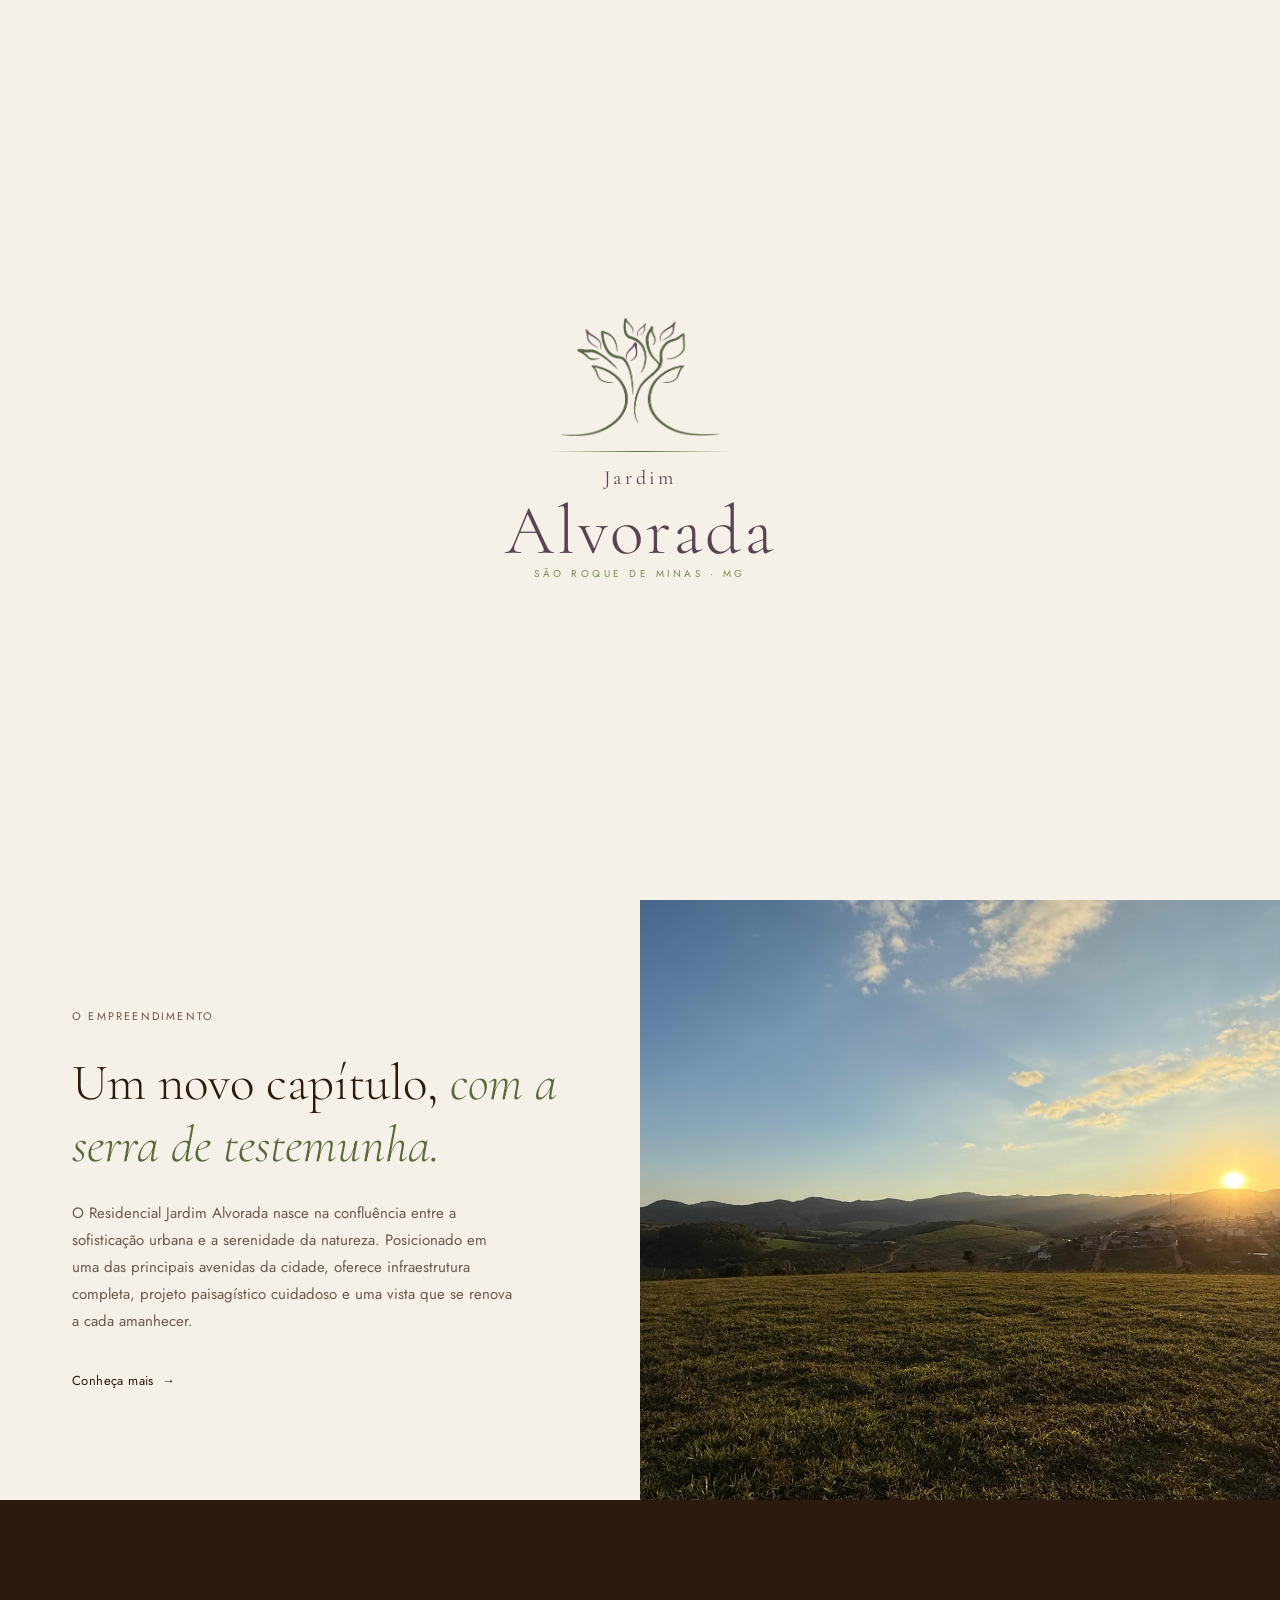
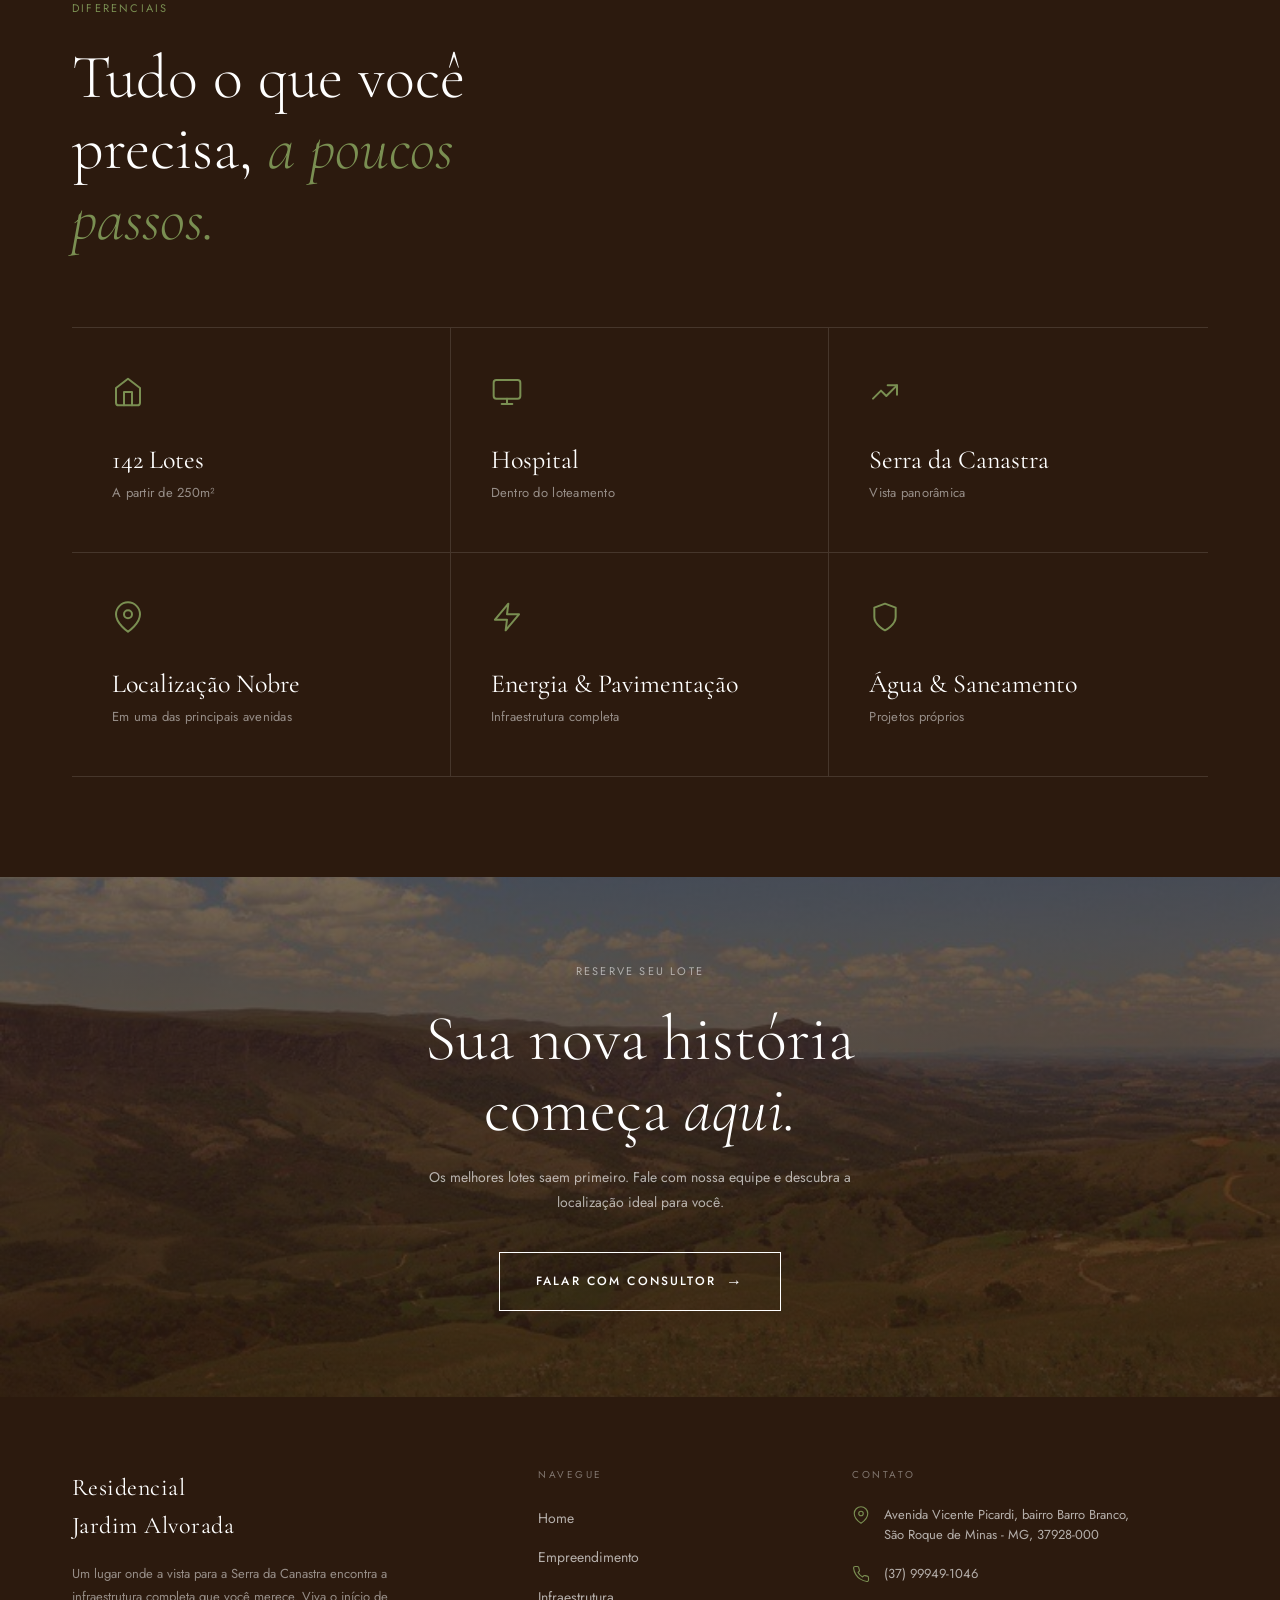
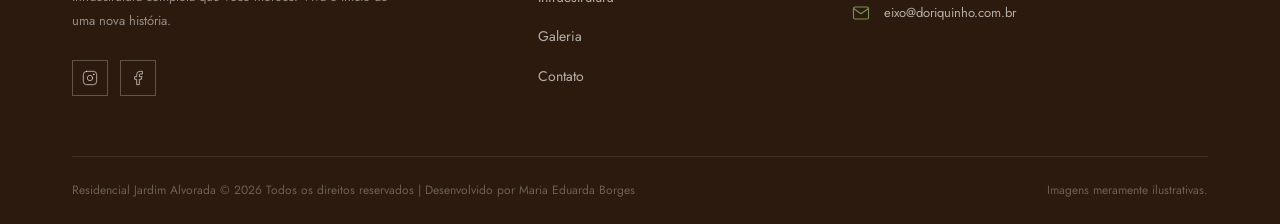
<file: jardim-alvorada/index.html>
<!DOCTYPE html>
<html lang="pt-br">
<head>
  <meta charset="UTF-8">
  <meta name="viewport" content="width=device-width, initial-scale=1.0">
  <title>Residencial Jardim Alvorada</title>
  <link rel="preconnect" href="https://fonts.googleapis.com">
  <link rel="preconnect" href="https://fonts.gstatic.com" crossorigin>
  <link href="https://fonts.googleapis.com/css2?family=Cormorant+Garamond:ital,wght@0,300;0,400;0,500;0,600;1,300;1,400;1,500&family=Cormorant+SC:wght@300;400;500&family=Jost:wght@300;400;500&display=swap" rel="stylesheet">
  <link rel="stylesheet" href="css/root.css">
  <link rel="stylesheet" href="css/components.css">
  <link rel="stylesheet" href="css/index.css">
  <script src="preloader.js"></script>
</head>
<body>

<header class="nav hero-nav">
  <a href="index.html" class="logo-wrap">
    <img class="logo-icon" src="img/icone-transparent.png" alt="Jardim Alvorada ícone">
    <div class="logo-text-wrap">
      <span class="logo-name">Jardim Alvorada</span>
      <span class="logo-sub">Residencial</span>
    </div>
  </a>
  <nav>
    <ul class="nav-links">
      <li><a href="index.html" class="active">Home</a></li>
      <li><a href="empreendimento.html">Empreendimento</a></li>
      <li><a href="infraestrutura.html">Infraestrutura</a></li>
      <li><a href="galeria.html">Galeria</a></li>
      <li><a href="contato.html">Contato</a></li>
    </ul>
  </nav>
  <button class="nav-toggle" aria-label="Menu"><span></span><span></span><span></span></button>
</header>

<div class="nav-mobile">
  <a href="index.html" class="active">Home</a>
  <a href="empreendimento.html">Empreendimento</a>
  <a href="infraestrutura.html">Infraestrutura</a>
  <a href="galeria.html">Galeria</a>
  <a href="contato.html">Contato</a>
</div>

<section class="hero" style="background-image:url('img/hero.jpg');">
  <div class="hero-overlay"></div>
  <div class="hero-content">
    <span class="label hero-label">Lançamento · Residencial</span>
    <h1>Onde a vida <em>amanhece</em> diferente.</h1>
    <p class="hero-sub">142 lotes a partir de 250m² com vista para a Serra da Canastra, hospital integrado e infraestrutura completa.</p>
    <div class="hero-buttons">
      <a href="empreendimento.html" class="btn btn-primary">Conheça o Empreendimento <span class="arrow">→</span></a>
      <a href="contato.html" class="btn btn-outline">Quero meu Lote</a>
    </div>
  </div>
  <div class="scroll-hint">
    <span>Role para descobrir</span>
    <div class="scroll-line"></div>
  </div>
</section>

<section class="section-empreendimento">
  <div class="empreend-text">
    <span class="label section-label">O Empreendimento</span>
    <h2 class="fade-up">Um novo capítulo, <em>com a serra de testemunha.</em></h2>
    <p class="fade-up delay-1">O Residencial Jardim Alvorada nasce na confluência entre a sofisticação urbana e a serenidade da natureza. Posicionado em uma das principais avenidas da cidade, oferece infraestrutura completa, projeto paisagístico cuidadoso e uma vista que se renova a cada amanhecer.</p>
    <a href="empreendimento.html" class="link-arrow fade-up delay-2">Conheça mais <span>→</span></a>
  </div>
  <div class="empreend-image">
    <img src="img/empreendimento-split.jpg" alt="Serra da Canastra">
  </div>
</section>

<section class="section-diferenciais">
  <div class="diferenciais-header fade-up">
    <span class="label section-label">Diferenciais</span>
    <h2>Tudo o que você precisa, <em>a poucos passos.</em></h2>
  </div>
  <div class="diferenciais-grid">
    <div class="diferencial-item fade-up">
      <svg class="dif-icon" viewBox="0 0 24 24" fill="none" stroke-width="1.5" stroke-linecap="round" stroke-linejoin="round"><path d="M3 9l9-7 9 7v11a2 2 0 01-2 2H5a2 2 0 01-2-2z"/><polyline points="9,22 9,12 15,12 15,22"/></svg>
      <h3>142 Lotes</h3><p>A partir de 250m²</p>
    </div>
    <div class="diferencial-item fade-up delay-1">
      <svg class="dif-icon" viewBox="0 0 24 24" fill="none" stroke-width="1.5" stroke-linecap="round" stroke-linejoin="round"><rect x="2" y="3" width="20" height="14" rx="2"/><line x1="8" y1="21" x2="16" y2="21"/><line x1="12" y1="17" x2="12" y2="21"/></svg>
      <h3>Hospital</h3><p>Dentro do loteamento</p>
    </div>
    <div class="diferencial-item fade-up delay-2">
      <svg class="dif-icon" viewBox="0 0 24 24" fill="none" stroke-width="1.5" stroke-linecap="round" stroke-linejoin="round"><polyline points="3,17 9,11 13,15 21,7"/><polyline points="14,7 21,7 21,14"/></svg>
      <h3>Serra da Canastra</h3><p>Vista panorâmica</p>
    </div>
    <div class="diferencial-item fade-up delay-1">
      <svg class="dif-icon" viewBox="0 0 24 24" fill="none" stroke-width="1.5" stroke-linecap="round" stroke-linejoin="round"><path d="M21 10c0 7-9 13-9 13s-9-6-9-13a9 9 0 0118 0z"/><circle cx="12" cy="10" r="3"/></svg>
      <h3>Localização Nobre</h3><p>Em uma das principais avenidas</p>
    </div>
    <div class="diferencial-item fade-up delay-2">
      <svg class="dif-icon" viewBox="0 0 24 24" fill="none" stroke-width="1.5" stroke-linecap="round" stroke-linejoin="round"><polygon points="13,2 3,14 12,14 11,22 21,10 12,10"/></svg>
      <h3>Energia &amp; Pavimentação</h3><p>Infraestrutura completa</p>
    </div>
    <div class="diferencial-item fade-up delay-3">
      <svg class="dif-icon" viewBox="0 0 24 24" fill="none" stroke-width="1.5" stroke-linecap="round" stroke-linejoin="round"><path d="M12 22c0 0-8-4-8-10V5l8-3 8 3v7c0 6-8 10-8 10z"/></svg>
      <h3>Água &amp; Saneamento</h3><p>Projetos próprios</p>
    </div>
  </div>
</section>

<section class="section-cta" style="background-image:url('img/cta.jpg');">
  <div class="cta-overlay"></div>
  <div class="cta-content fade-up">
    <span class="label section-label">Reserve seu Lote</span>
    <h2>Sua nova história começa <em>aqui.</em></h2>
    <p>Os melhores lotes saem primeiro. Fale com nossa equipe e descubra a localização ideal para você.</p>
    <a href="contato.html" class="btn btn-outline-dark">Falar com Consultor <span class="arrow">→</span></a>
  </div>
</section>

<footer class="footer">
  <div class="footer-grid">
    <div class="footer-brand">
      <span class="logo-name">Residencial<br>Jardim Alvorada</span>
      <p>Um lugar onde a vista para a Serra da Canastra encontra a infraestrutura completa que você merece. Viva o início de uma nova história.</p>
      <div class="footer-social">
        <a href="#" class="social-btn" aria-label="Instagram"><svg width="16" height="16" viewBox="0 0 24 24" fill="none" stroke="currentColor" stroke-width="1.5" stroke-linecap="round"><rect x="2" y="2" width="20" height="20" rx="5"/><circle cx="12" cy="12" r="4"/><circle cx="17.5" cy="6.5" r="0.5" fill="currentColor"/></svg></a>
        <a href="#" class="social-btn" aria-label="Facebook"><svg width="16" height="16" viewBox="0 0 24 24" fill="none" stroke="currentColor" stroke-width="1.5" stroke-linecap="round"><path d="M18 2h-3a5 5 0 00-5 5v3H7v4h3v8h4v-8h3l1-4h-4V7a1 1 0 011-1h3z"/></svg></a>
      </div>
    </div>
    <div class="footer-nav">
      <h4>Navegue</h4>
      <ul>
        <li><a href="index.html">Home</a></li>
        <li><a href="empreendimento.html">Empreendimento</a></li>
        <li><a href="infraestrutura.html">Infraestrutura</a></li>
        <li><a href="galeria.html">Galeria</a></li>
        <li><a href="contato.html">Contato</a></li>
      </ul>
    </div>
    <div class="footer-contact">
      <h4>Contato</h4>
      <div class="contact-item"><svg class="contact-icon" viewBox="0 0 24 24"><path d="M21 10c0 7-9 13-9 13s-9-6-9-13a9 9 0 0118 0z"/><circle cx="12" cy="10" r="3"/></svg><p>Avenida Vicente Picardi, bairro Barro Branco,<br>São Roque de Minas - MG, 37928-000</p></div>
      <div class="contact-item"><svg class="contact-icon" viewBox="0 0 24 24"><path d="M22 16.92v3a2 2 0 01-2.18 2 19.79 19.79 0 01-8.63-3.07 19.5 19.5 0 01-6-6A19.79 19.79 0 012.12 4.18 2 2 0 014.11 2h3a2 2 0 012 1.72c.127.96.361 1.903.7 2.81a2 2 0 01-.45 2.11L8.09 9.91a16 16 0 006 6l1.27-1.27a2 2 0 012.11-.45c.907.339 1.85.573 2.81.7A2 2 0 0122 16.92z"/></svg><p>(37) 99949-1046</p></div>
      <div class="contact-item"><svg class="contact-icon" viewBox="0 0 24 24"><path d="M4 4h16c1.1 0 2 .9 2 2v12c0 1.1-.9 2-2 2H4c-1.1 0-2-.9-2-2V6c0-1.1.9-2 2-2z"/><polyline points="22,6 12,13 2,6"/></svg><p>eixo@doriquinho.com.br</p></div>
    </div>
  </div>
  <div class="footer-bottom">
    <p>Residencial Jardim Alvorada © 2026 Todos os direitos reservados | Desenvolvido por Maria Eduarda Borges</p>
    <p>Imagens meramente ilustrativas.</p>
  </div>
</footer>

<script src="shared.js"></script>
</body>
</html>
</file>
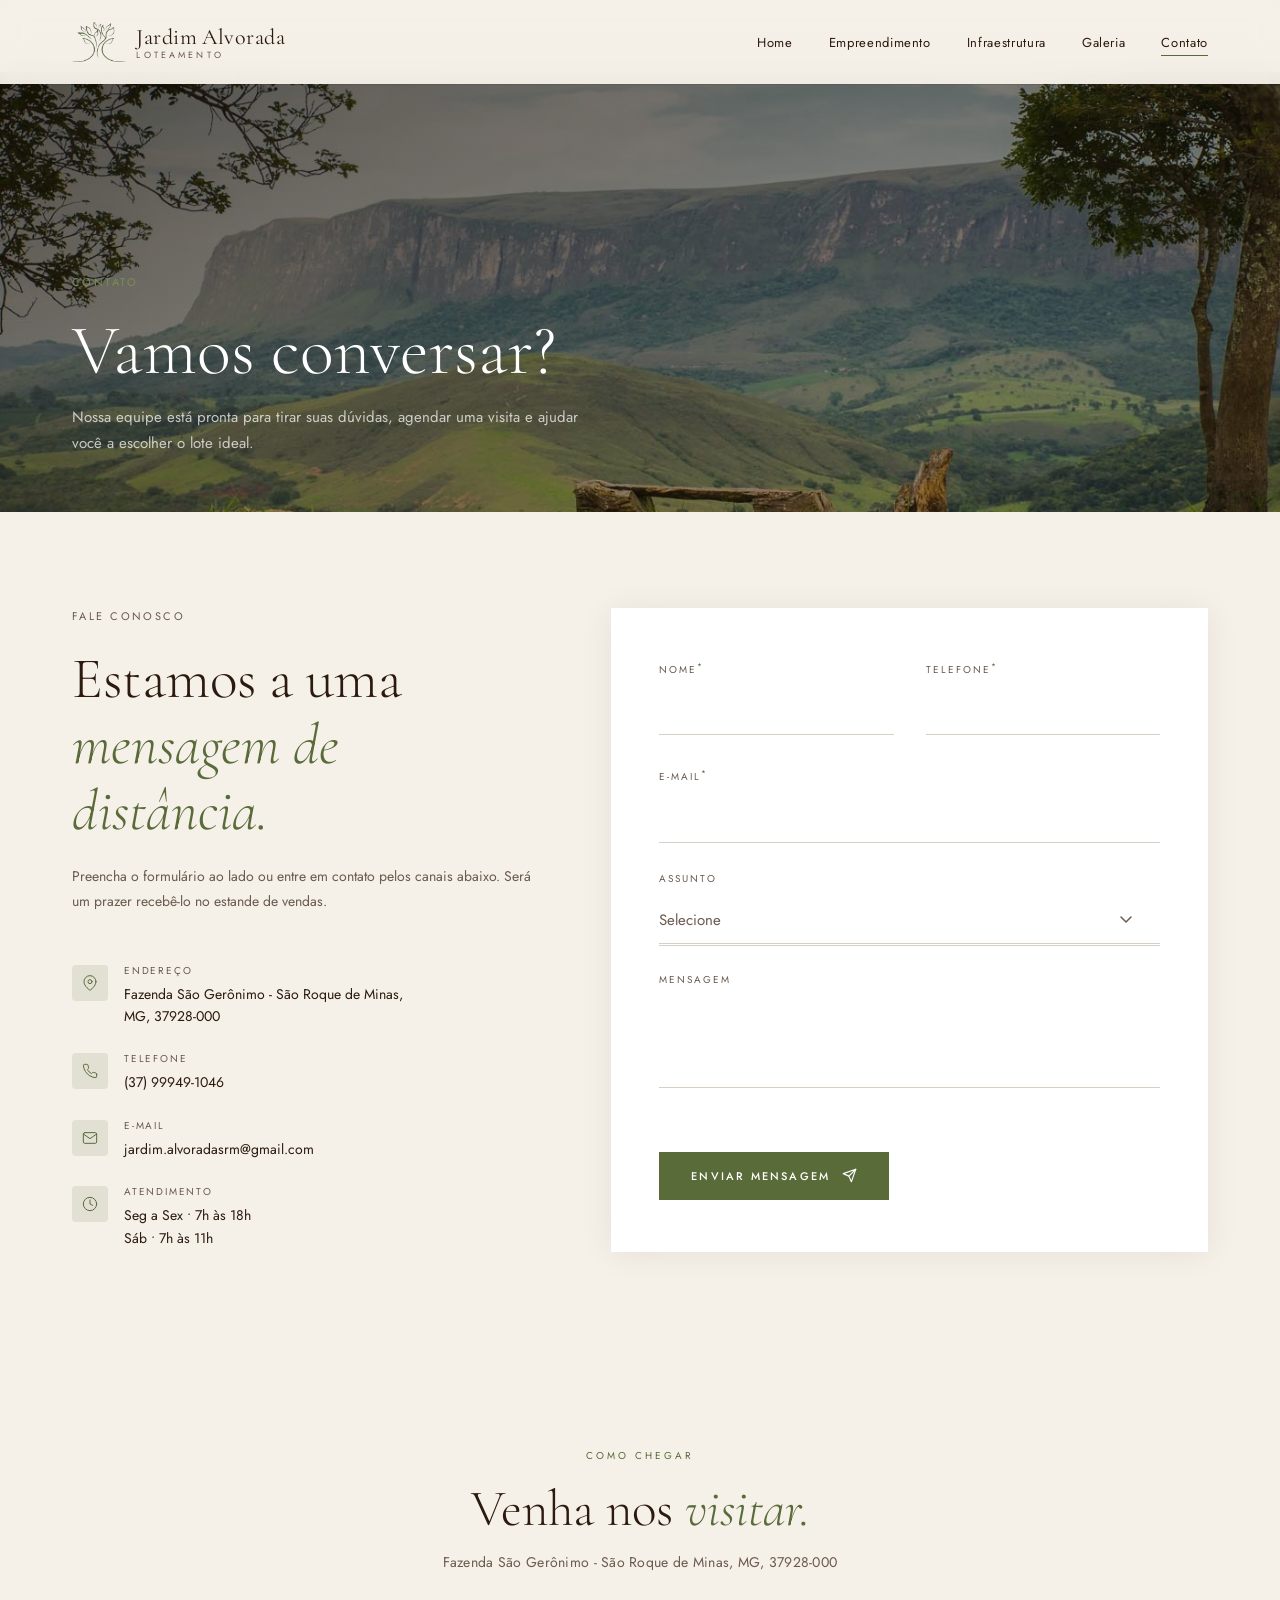
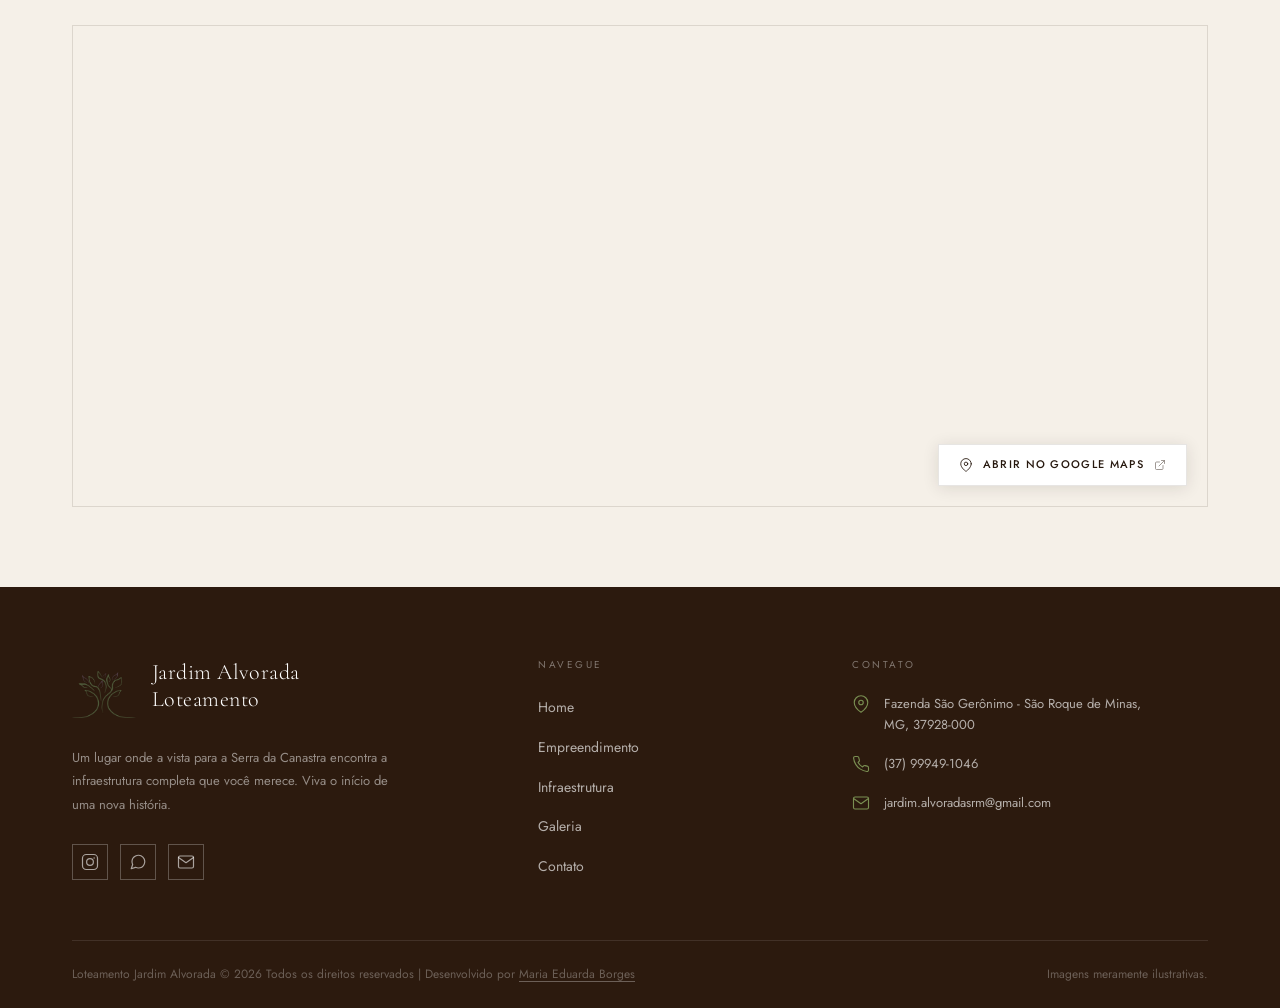
<file: frontend/contato.html>
<!DOCTYPE html>
<html lang="pt-br">
<script type="application/ld+json">
{
 "@context":"https://schema.org",
 "@type":"RealEstateAgent",
 "name":"Jardim Alvorada",
 "url":"https://jardimalvorada.com",
 "address":{
   "@type":"PostalAddress",
   "addressLocality":"São Roque de Minas",
   "addressRegion":"MG",
   "addressCountry":"BR"
 }
}
</script>
<head>
  <meta charset="UTF-8">
  <meta name="viewport" content="width=device-width, initial-scale=1.0">
  <link rel="icon" type="image/png" sizes="32x32" href="/img/favicon.png">
  <link rel="icon" type="image/png" sizes="192x192" href="/img/favicon.png">
  <link rel="shortcut icon" href="/img/favicon.png">
  <title>Contato · Jardim Alvorada</title>
  <meta name="description" content="Entre em contato com a equipe do Jardim Alvorada e saiba mais sobre os lotes disponíveis em São Roque de Minas.">
  <meta property="og:title" content="Contato | Jardim Alvorada">
  <meta property="og:description" content="Nossa equipe está pronta para ajudar você a escolher o lote ideal.">
  <meta property="og:image" content="https://jardimalvorada.com/img/contato-hero.jpg">
  <meta property="og:url" content="https://jardimalvorada.com/contato.html">
  <meta name="author" content="Jardim Alvorada">
  <meta name="theme-color" content="#5A7D4D">
  <link rel="canonical" href="https://jardimalvorada.com/contato.html">
  <link rel="preconnect" href="https://fonts.googleapis.com">
  <link rel="preconnect" href="https://fonts.gstatic.com" crossorigin>
  <link href="https://fonts.googleapis.com/css2?family=Cormorant+Garamond:ital,wght@0,300;0,400;0,500;0,600;1,300;1,400;1,500&family=Jost:wght@300;400;500&display=swap" rel="stylesheet">
  <link rel="stylesheet" href="css/root.css">
  <link rel="stylesheet" href="css/components.css">
  <link rel="stylesheet" href="css/contato.css">
  <link rel="stylesheet" href="css/responsive.css">
</head>

<!-- Google tag (gtag.js) -->
<script async src="https://www.googletagmanager.com/gtag/js?id=G-1333654F56"></script>
<script>
  window.dataLayer = window.dataLayer || [];
  function gtag(){dataLayer.push(arguments);}
  gtag('js', new Date());

  gtag('config', 'G-1333654F56');
</script>

<body>

<header class="nav nav-dark">
  <a href="index.html" class="logo-wrap">
    <img class="logo-icon" src="img/icone-transparent.png" alt="Jardim Alvorada ícone">
    <div class="logo-text-wrap">
      <span class="logo-name">Jardim Alvorada</span>
      <span class="logo-sub">Loteamento</span>
    </div>
  </a>
  <nav>
    <ul class="nav-links">
      <li><a href="index.html">Home</a></li>
      <li><a href="empreendimento.html">Empreendimento</a></li>
      <li><a href="infraestrutura.html">Infraestrutura</a></li>
      <li><a href="galeria.html">Galeria</a></li>
      <li><a href="contato.html" class="active">Contato</a></li>
    </ul>
  </nav>
  <button class="nav-toggle" aria-label="Menu">
    <span></span><span></span><span></span>
  </button>
</header>

<div class="nav-mobile">
  <a href="index.html">Home</a>
  <a href="empreendimento.html">Empreendimento</a>
  <a href="infraestrutura.html">Infraestrutura</a>
  <a href="galeria.html">Galeria</a>
  <a href="contato.html" class="active">Contato</a>
</div>

<!-- HERO BANNER -->
<div class="page-hero-banner" style="background-image:url('img/contato-hero.jpg');background-position:center 40%;">
  <div class="ph-overlay" style="background:linear-gradient(160deg,rgba(15,10,4,.70) 0%,rgba(20,15,8,.50) 50%,rgba(10,8,4,.30) 100%);"></div>
  <div class="ph-content">
    <span class="el">Contato</span>
    <h1>Vamos conversar?</h1>
    <p>Nossa equipe está pronta para tirar suas dúvidas, agendar uma visita e ajudar você a escolher o lote ideal.</p>
  </div>
</div>

<!-- MAIN SECTION -->
<section class="section-contact-main">

  <!-- LEFT: info -->
  <div class="contact-left fade-up">
    <span class="sl">Fale Conosco</span>
    <h2>Estamos a uma <em>mensagem de distância.</em></h2>
    <p>Preencha o formulário ao lado ou entre em contato pelos canais abaixo. Será um prazer recebê-lo no estande de vendas.</p>

    <div class="ct-info-list">
      <div class="ct-info-item">
        <div class="ct-info-icon">
          <svg viewBox="0 0 24 24"><path d="M21 10c0 7-9 13-9 13s-9-6-9-13a9 9 0 0118 0z"/><circle cx="12" cy="10" r="3"/></svg>
        </div>
        <div class="ct-info-text">
          <span class="ct-info-label">Endereço</span>
          <span class="ct-info-value">Fazenda São Gerônimo - São Roque de Minas,<br>MG, 37928-000</span>
        </div>
      </div>

      <div class="ct-info-item">
        <div class="ct-info-icon">
          <svg viewBox="0 0 24 24"><path d="M22 16.92v3a2 2 0 01-2.18 2 19.79 19.79 0 01-8.63-3.07 19.5 19.5 0 01-6-6A19.79 19.79 0 012.12 4.18 2 2 0 014.11 2h3a2 2 0 012 1.72c.127.96.361 1.903.7 2.81a2 2 0 01-.45 2.11L8.09 9.91a16 16 0 006 6l1.27-1.27a2 2 0 012.11-.45c.907.339 1.85.573 2.81.7A2 2 0 0122 16.92z"/></svg>
        </div>
        <div class="ct-info-text">
          <span class="ct-info-label">Telefone</span>
          <span class="ct-info-value">(37) 99949-1046</span>
        </div>
      </div>

      <div class="ct-info-item">
        <div class="ct-info-icon">
          <svg viewBox="0 0 24 24"><path d="M4 4h16c1.1 0 2 .9 2 2v12c0 1.1-.9 2-2 2H4c-1.1 0-2-.9-2-2V6c0-1.1.9-2 2-2z"/><polyline points="22,6 12,13 2,6"/></svg>
        </div>
        <div class="ct-info-text">
          <span class="ct-info-label">E-mail</span>
          <span class="ct-info-value">jardim.alvoradasrm@gmail.com</span>
        </div>
      </div>

      <div class="ct-info-item">
        <div class="ct-info-icon">
          <svg viewBox="0 0 24 24"><circle cx="12" cy="12" r="10"/><polyline points="12,6 12,12 16,14"/></svg>
        </div>
        <div class="ct-info-text">
          <span class="ct-info-label">Atendimento</span>
          <span class="ct-info-value">Seg a Sex • 7h às 18h<br>Sáb • 7h às 11h</span>
        </div>
      </div>
    </div>
  </div>

  <!-- RIGHT: form card -->
  <div class="contact-form-card fade-up delay-1">
    <form class="cf-form" novalidate>

      <div class="form-row">
        <div class="cf-field">
          <label class="cf-label">Nome<sup>*</sup></label>
          <input class="cf-input" type="text" name="nome" required>
        </div>
        <div class="cf-field">
          <label class="cf-label">Telefone<sup>*</sup></label>
          <input class="cf-input" type="tel" name="telefone" required>
        </div>
      </div>

      <div class="form-single cf-field">
        <label class="cf-label">E-mail<sup>*</sup></label>
        <input class="cf-input" type="email" name="email" required>
      </div>

      <div class="form-single cf-field" style="margin-top:28px;">
        <label class="cf-label">Assunto</label>
        <select class="cf-select" name="assunto" aria-hidden="true" tabindex="-1">
          <option value="" disabled selected>Selecione</option>
          <option>Quero conhecer os lotes disponíveis</option>
          <option>Informações sobre infraestrutura</option>
          <option>Agendar visita ao empreendimento</option>
          <option>Condições de pagamento</option>
          <option>Outros</option>
        </select>
        <div class="cf-select-wrap" role="combobox" aria-expanded="false">
          <button type="button" class="cf-select-trigger" aria-haspopup="listbox">
            <span class="cf-select-text">Selecione</span>
            <svg class="cf-select-arrow" viewBox="0 0 12 8" xmlns="http://www.w3.org/2000/svg">
              <path d="M1 1l5 5 5-5" stroke-width="1.5" stroke-linecap="round"/>
            </svg>
          </button>
          <ul class="cf-select-dropdown" role="listbox">
            <li class="cf-select-option placeholder" data-value="">Selecione</li>
            <li class="cf-select-option" data-value="Quero conhecer os lotes disponíveis">Quero conhecer os lotes disponíveis</li>
            <li class="cf-select-option" data-value="Informações sobre infraestrutura">Informações sobre infraestrutura</li>
            <li class="cf-select-option" data-value="Agendar visita ao empreendimento">Agendar visita ao empreendimento</li>
            <li class="cf-select-option" data-value="Condições de pagamento">Condições de pagamento</li>
            <li class="cf-select-option" data-value="Outros">Outros</li>
          </ul>
        </div>
      </div>

      <div class="form-single cf-field" style="margin-top:28px;">
        <label class="cf-label">Mensagem</label>
        <textarea class="cf-textarea" name="mensagem"></textarea>
      </div>

      <button type="submit" class="cf-submit">
        Enviar Mensagem
        <svg viewBox="0 0 24 24"><line x1="22" y1="2" x2="11" y2="13"/><polygon points="22,2 15,22 11,13 2,9 22,2"/></svg>
      </button>

    </form>
  </div>

</section>

<!-- MAPA -->
<section class="section-mapa-contato">
  <div class="mapa-contato-header fade-up">
    <span class="sl">Como Chegar</span>
    <h2>Venha nos <em>visitar.</em></h2>
    <p>Fazenda São Gerônimo - São Roque de Minas, MG, 37928-000</p>
  </div>
  <div class="mapa-contato-wrap fade-up delay-1">
    <iframe
      src="https://maps.google.com/maps?q=-20.259041,-46.354022&z=16&output=embed"
      width="100%"
      height="480"
      style="border:0;"
      allowfullscreen=""
      loading="lazy"
      referrerpolicy="no-referrer-when-downgrade"
      title="Localização do Loteamento Jardim Alvorada">
    </iframe>
    <a
      href="https://maps.app.goo.gl/bAJdKKeLzuJoSnS6A"
      target="_blank"
      rel="noopener noreferrer"
      class="mapa-link-externo">
      <svg viewBox="0 0 24 24" fill="none" stroke="currentColor" stroke-width="1.5" stroke-linecap="round" stroke-linejoin="round">
        <path d="M21 10c0 7-9 13-9 13s-9-6-9-13a9 9 0 0118 0z"/>
        <circle cx="12" cy="10" r="3"/>
      </svg>
      Abrir no Google Maps
      <svg class="ext-arrow" viewBox="0 0 24 24" fill="none" stroke="currentColor" stroke-width="1.5" stroke-linecap="round" stroke-linejoin="round">
        <path d="M18 13v6a2 2 0 01-2 2H5a2 2 0 01-2-2V8a2 2 0 012-2h6"/>
        <polyline points="15,3 21,3 21,9"/>
        <line x1="10" y1="14" x2="21" y2="3"/>
      </svg>
    </a>
  </div>
</section>

<!-- FOOTER -->
<footer class="footer">
  <div class="footer-grid">
    <div class="footer-brand">
      <div class="footer-brand-logo">
        <img src="img/icone-transparent.png" alt="Jardim Alvorada ícone">
        <span class="logo-name">Jardim Alvorada<br>Loteamento</span>
      </div>
      <p>Um lugar onde a vista para a Serra da Canastra encontra a infraestrutura completa que você merece. Viva o início de uma nova história.</p>
      <div class="footer-social">
        <a href="https://www.instagram.com/jardim.alvoradasrm/" target="_blank" rel="noopener noreferrer" class="social-btn" aria-label="Instagram">
          <svg viewBox="0 0 24 24" fill="none" stroke="currentColor" stroke-width="1.6" stroke-linecap="round" stroke-linejoin="round">
            <rect x="2" y="2" width="20" height="20" rx="5" ry="5"/>
            <circle cx="12" cy="12" r="4.5"/>
            <circle cx="17.5" cy="6.5" r="1" fill="currentColor" stroke="none"/>
          </svg>
        </a>
        <a href="https://wa.me/5537999491046" target="_blank" rel="noopener noreferrer" class="social-btn" aria-label="WhatsApp">
          <svg viewBox="0 0 24 24" fill="none" stroke="currentColor" stroke-width="1.6" stroke-linecap="round" stroke-linejoin="round">
            <path d="M21 11.5a8.38 8.38 0 01-.9 3.8 8.5 8.5 0 01-7.6 4.7 8.38 8.38 0 01-3.8-.9L3 21l1.9-5.7a8.38 8.38 0 01-.9-3.8 8.5 8.5 0 014.7-7.6 8.38 8.38 0 013.8-.9h.5a8.48 8.48 0 018 8v.5z"/>
          </svg>
        </a>
        <a href="mailto:jardim.alvoradasrm@gmail.com" class="social-btn" aria-label="E-mail">
          <svg viewBox="0 0 24 24" fill="none" stroke="currentColor" stroke-width="1.6" stroke-linecap="round" stroke-linejoin="round">
            <path d="M4 4h16c1.1 0 2 .9 2 2v12c0 1.1-.9 2-2 2H4c-1.1 0-2-.9-2-2V6c0-1.1.9-2 2-2z"/>
            <polyline points="22,6 12,13 2,6"/>
          </svg>
        </a>
      </div>
    </div>
    <div class="footer-nav">
      <h4>Navegue</h4>
      <ul>
        <li><a href="index.html">Home</a></li>
        <li><a href="empreendimento.html">Empreendimento</a></li>
        <li><a href="infraestrutura.html">Infraestrutura</a></li>
        <li><a href="galeria.html">Galeria</a></li>
        <li><a href="contato.html">Contato</a></li>
      </ul>
    </div>
    <div class="footer-contact">
      <h4>Contato</h4>
      <div class="contact-item"><svg class="contact-icon" viewBox="0 0 24 24"><path d="M21 10c0 7-9 13-9 13s-9-6-9-13a9 9 0 0118 0z"/><circle cx="12" cy="10" r="3"/></svg><p>Fazenda São Gerônimo - São Roque de Minas,<br>MG, 37928-000</p></div>
      <div class="contact-item"><svg class="contact-icon" viewBox="0 0 24 24"><path d="M22 16.92v3a2 2 0 01-2.18 2 19.79 19.79 0 01-8.63-3.07 19.5 19.5 0 01-6-6A19.79 19.79 0 012.12 4.18 2 2 0 014.11 2h3a2 2 0 012 1.72c.127.96.361 1.903.7 2.81a2 2 0 01-.45 2.11L8.09 9.91a16 16 0 006 6l1.27-1.27a2 2 0 012.11-.45c.907.339 1.85.573 2.81.7A2 2 0 0122 16.92z"/></svg><p>(37) 99949-1046</p></div>
      <div class="contact-item"><svg class="contact-icon" viewBox="0 0 24 24"><path d="M4 4h16c1.1 0 2 .9 2 2v12c0 1.1-.9 2-2 2H4c-1.1 0-2-.9-2-2V6c0-1.1.9-2 2-2z"/><polyline points="22,6 12,13 2,6"/></svg><p>jardim.alvoradasrm@gmail.com</p></div>
    </div>
  </div>
  <div class="footer-bottom">
    <p>Loteamento Jardim Alvorada © 2026 Todos os direitos reservados | Desenvolvido por <a href="https://github.com/mariaesborges" target="_blank" rel="noopener noreferrer">Maria Eduarda Borges</a></p>
    <p>Imagens meramente ilustrativas.</p>
  </div>
</footer>

<script src="shared.js"></script>
<script src="contato.js"></script>
</body>
</html>
</file>
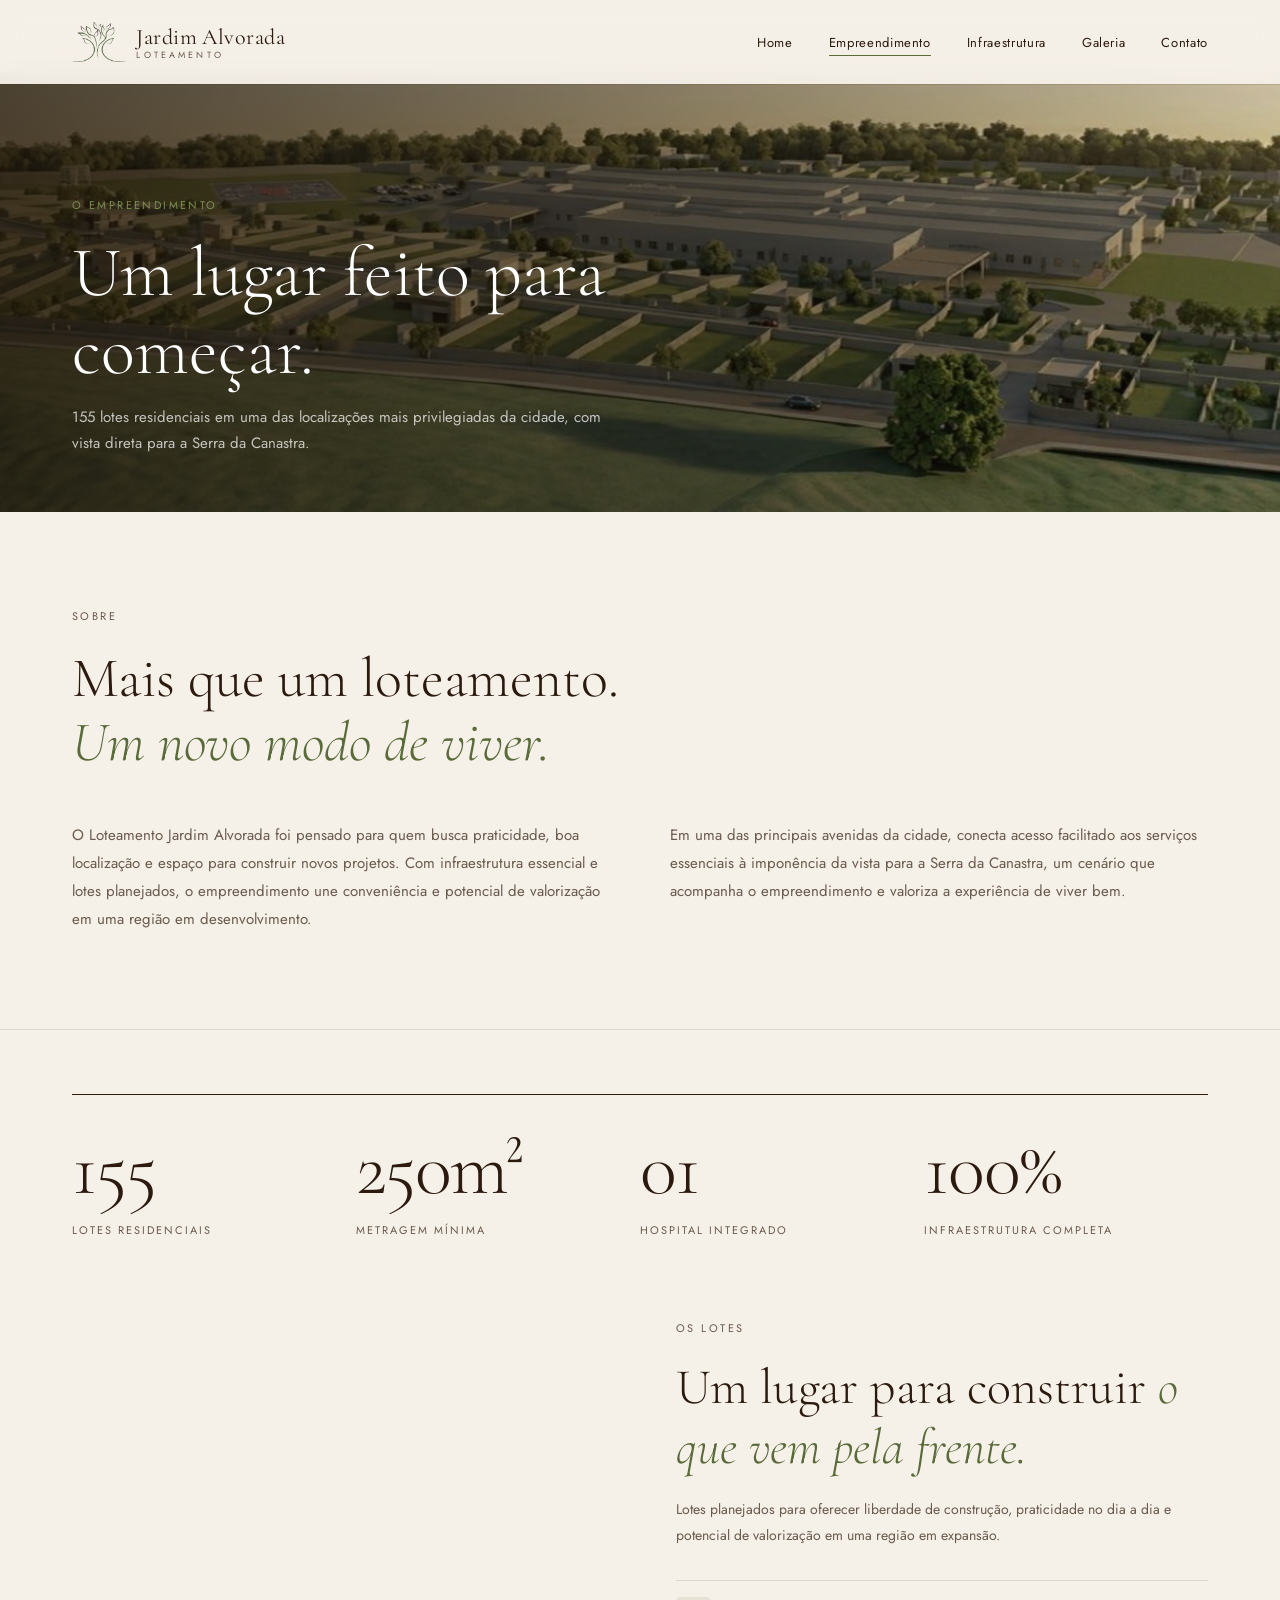
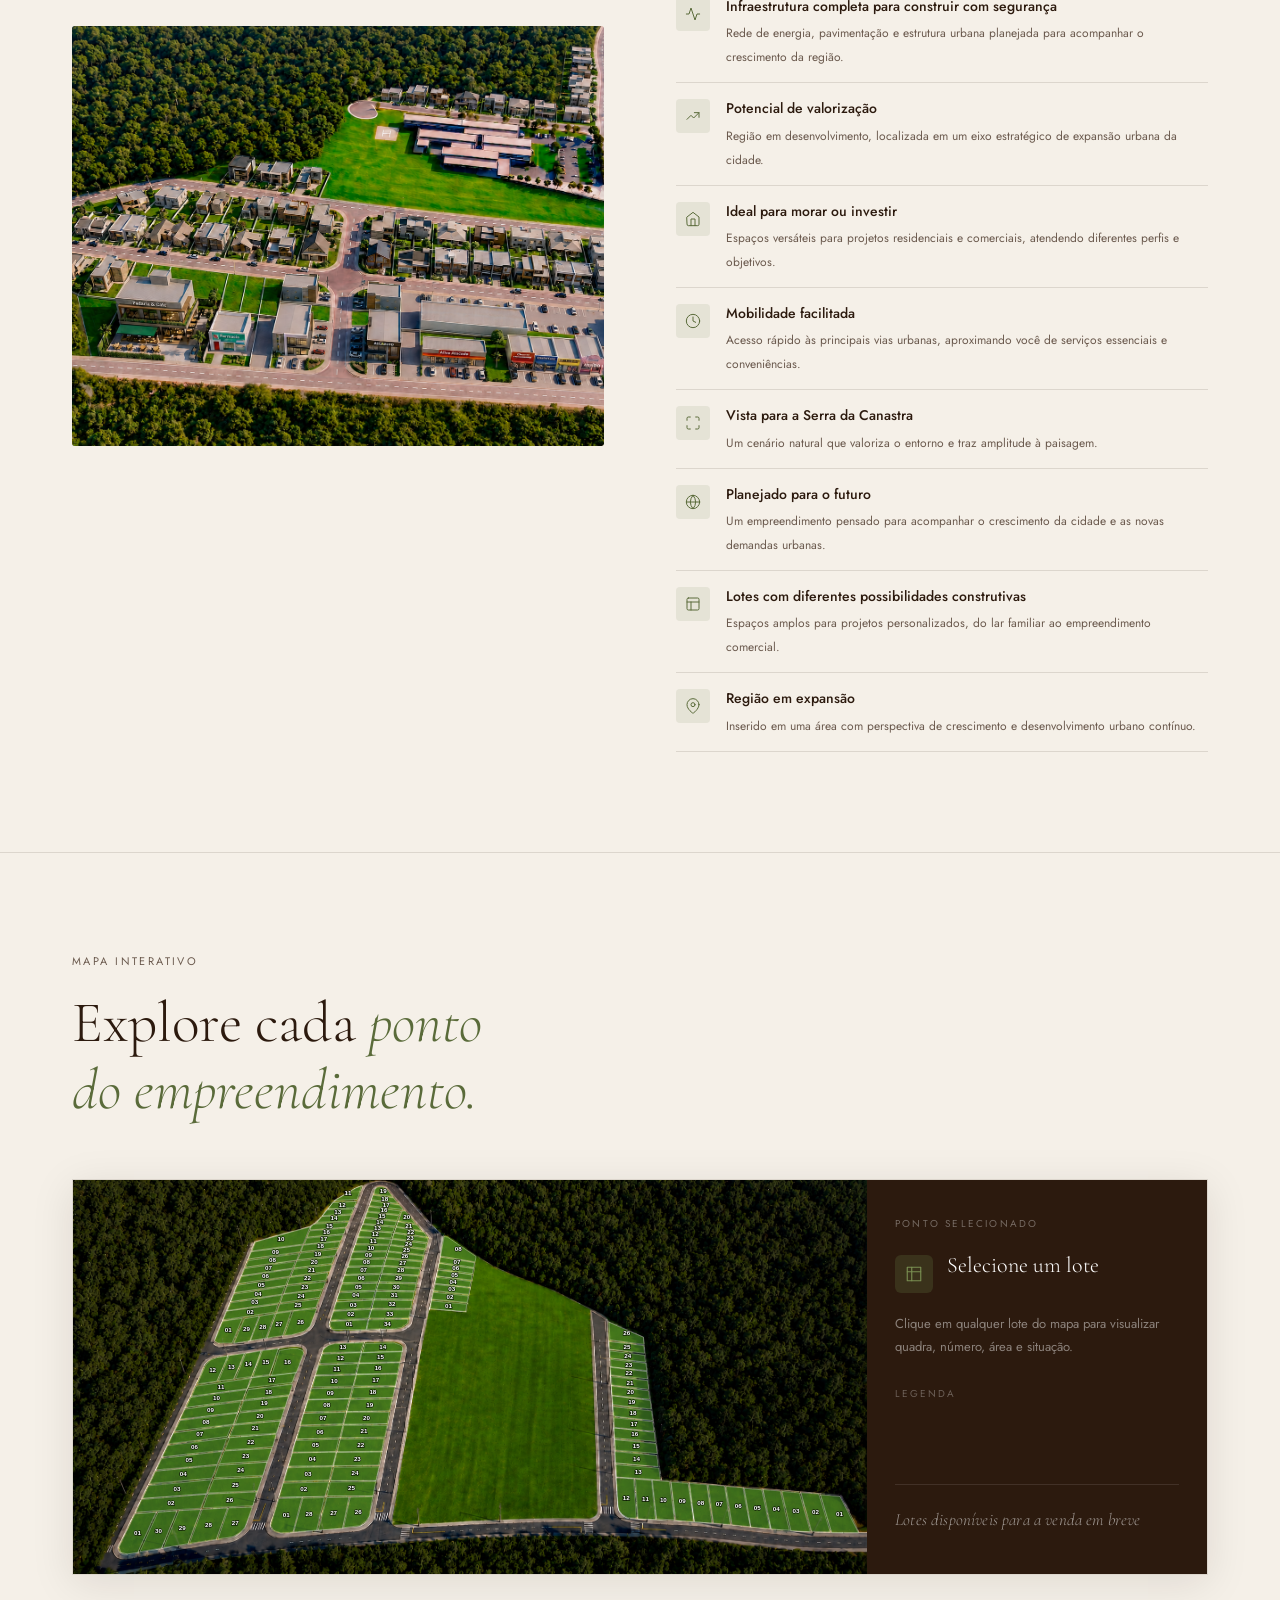
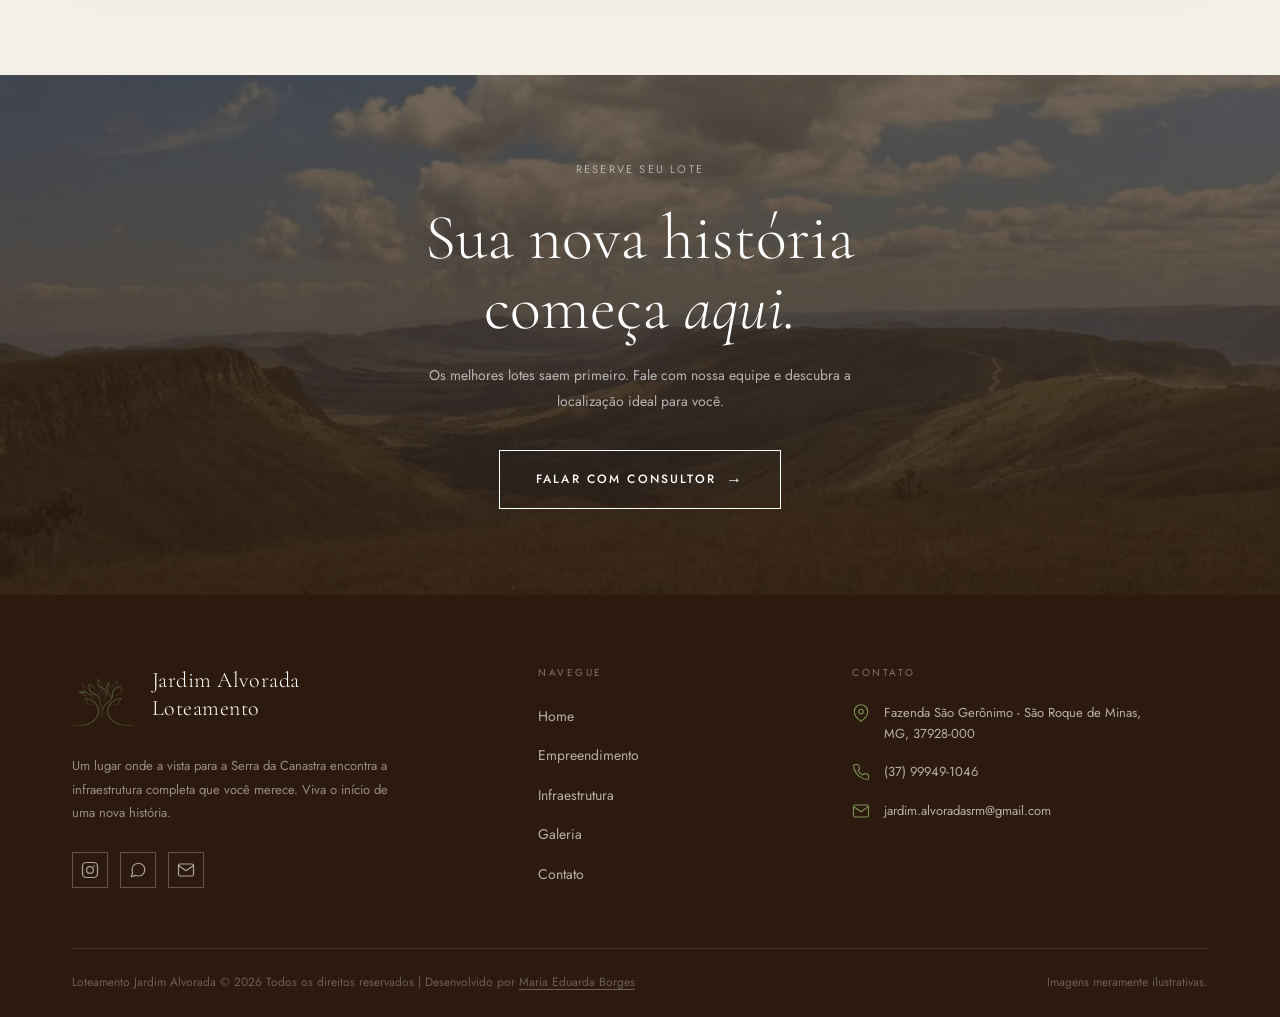
<file: frontend/empreendimento.html>
<!DOCTYPE html>
<html lang="pt-br">
<script type="application/ld+json">
{
 "@context":"https://schema.org",
 "@type":"RealEstateAgent",
 "name":"Jardim Alvorada",
 "url":"https://jardimalvorada.com",
 "address":{
   "@type":"PostalAddress",
   "addressLocality":"São Roque de Minas",
   "addressRegion":"MG",
   "addressCountry":"BR"
 }
}
</script>
<head>
  <meta charset="UTF-8">
  <meta name="viewport" content="width=device-width, initial-scale=1.0">
  <link rel="icon" type="image/png" sizes="32x32" href="/img/favicon.png">
  <link rel="icon" type="image/png" sizes="192x192" href="/img/favicon.png">
  <link rel="shortcut icon" href="/img/favicon.png">
  <title>Empreendimento · Jardim Alvorada</title>
  <meta name="description" content="Conheça o empreendimento Jardim Alvorada. Lotes planejados, localização privilegiada e potencial de valorização em São Roque de Minas.">
  <meta property="og:title" content="Empreendimento | Jardim Alvorada">
  <meta property="og:description" content="Um novo modo de viver com infraestrutura completa e vista para a Serra da Canastra.">
  <meta property="og:image" content="https://jardimalvorada.com/img/emp-hero.jpg">
  <meta property="og:url" content="https://jardimalvorada.com/empreendimento.html">
  <meta name="author" content="Jardim Alvorada">
  <meta name="theme-color" content="#5A7D4D">
  <link rel="canonical" href="https://jardimalvorada.com/empreendimento.html">
  <link rel="preconnect" href="https://fonts.googleapis.com">
  <link rel="preconnect" href="https://fonts.gstatic.com" crossorigin>
  <link href="https://fonts.googleapis.com/css2?family=Cormorant+Garamond:ital,wght@0,300;0,400;0,500;0,600;1,300;1,400;1,500&family=Jost:wght@300;400;500&display=swap" rel="stylesheet">
  <link rel="stylesheet" href="css/root.css">
  <link rel="stylesheet" href="css/components.css">
  <link rel="stylesheet" href="css/empreendimento.css">
  <link rel="stylesheet" href="css/responsive.css">
</head>

<!-- Google tag (gtag.js) -->
<script async src="https://www.googletagmanager.com/gtag/js?id=G-1333654F56"></script>
<script>
  window.dataLayer = window.dataLayer || [];
  function gtag(){dataLayer.push(arguments);}
  gtag('js', new Date());

  gtag('config', 'G-1333654F56');
</script>

<body>

<header class="nav nav-dark">
  <a href="index.html" class="logo-wrap">
    <img class="logo-icon" src="img/icone-transparent.png" alt="Jardim Alvorada ícone">
    <div class="logo-text-wrap">
      <span class="logo-name">Jardim Alvorada</span>
      <span class="logo-sub">Loteamento</span>
    </div>
  </a>
  <nav>
    <ul class="nav-links">
      <li><a href="index.html">Home</a></li>
      <li><a href="empreendimento.html" class="active">Empreendimento</a></li>
      <li><a href="infraestrutura.html">Infraestrutura</a></li>
      <li><a href="galeria.html">Galeria</a></li>
      <li><a href="contato.html">Contato</a></li>
    </ul>
  </nav>
  <button class="nav-toggle" aria-label="Menu">
    <span></span><span></span><span></span>
  </button>
</header>

<div class="nav-mobile">
  <a href="index.html">Home</a>
  <a href="empreendimento.html" class="active">Empreendimento</a>
  <a href="infraestrutura.html">Infraestrutura</a>
  <a href="galeria.html">Galeria</a>
  <a href="contato.html">Contato</a>
</div>

<!-- HERO BANNER -->
<div class="page-hero-banner" style="background-image:url('img/emp-hero.jpg');background-position:center 40%;">
  <div class="ph-overlay" style="background:linear-gradient(to right,rgba(30,20,8,.75) 0%,rgba(30,20,8,.42) 60%,rgba(30,20,8,.18) 100%);"></div>
  <div class="ph-content">
    <span class="el">O Empreendimento</span>
    <h1>Um lugar feito para começar.</h1>
    <p>155 lotes residenciais em uma das localizações mais privilegiadas da cidade, com vista direta para a Serra da Canastra.</p>
  </div>
</div>

<!-- SOBRE -->
<section class="section-sobre">
  <span class="sl">Sobre</span>
  <h2 class="sobre-heading fade-up">Mais que um loteamento.<br><em>Um novo modo de viver.</em></h2>
  <div class="sobre-cols fade-up delay-1">
    <p>O Loteamento Jardim Alvorada foi pensado para quem busca praticidade, boa localização e espaço para construir novos projetos. Com infraestrutura essencial e lotes planejados, o empreendimento une conveniência e potencial de valorização em uma região em desenvolvimento.</p>
    <p>Em uma das principais avenidas da cidade, conecta acesso facilitado aos serviços essenciais à imponência da vista para a Serra da Canastra, um cenário que acompanha o empreendimento e valoriza a experiência de viver bem.</p>
  </div>
</section>

<!-- NÚMEROS -->
<section class="section-numeros">
  <div class="numeros-grid">
    <div class="numero-item fade-up">
      <div class="numero-valor">155</div>
      <div class="numero-label">Lotes Residenciais</div>
    </div>
    <div class="numero-item fade-up delay-1">
      <div class="numero-valor">250m²</div>
      <div class="numero-label">Metragem Mínima</div>
    </div>
    <div class="numero-item fade-up delay-2">
      <div class="numero-valor">01</div>
      <div class="numero-label">Hospital Integrado</div>
    </div>
    <div class="numero-item fade-up delay-3">
      <div class="numero-valor">100%</div>
      <div class="numero-label">Infraestrutura Completa</div>
    </div>
  </div>
</section>

<!-- OS LOTES -->
<section class="section-lotes">
  <div class="lotes-image fade-up">
    <img src="img/lotes.jpg" alt="Lotes" style="border-radius:2px;">
  </div>
  <div class="lotes-text fade-up delay-1">
    <span class="sl">Os Lotes</span>
    <h2>Um lugar para construir <em>o que vem pela frente.</em></h2>
    <p class="tp">Lotes planejados para oferecer liberdade de construção, praticidade no dia a dia e potencial de valorização em uma região em expansão.</p>
    <ul class="lotes-list">
      <li>
        <div class="lic"><svg viewBox="0 0 24 24"><polyline points="22,12 18,12 15,21 9,3 6,12 2,12"/></svg></div>
        <div class="li-text"><strong>Infraestrutura completa para construir com segurança</strong><span>Rede de energia, pavimentação e estrutura urbana planejada para acompanhar o crescimento da região.</span></div>
      </li>
      <li>
        <div class="lic"><svg viewBox="0 0 24 24"><polyline points="3,17 9,11 13,15 21,7"/><polyline points="14,7 21,7 21,14"/></svg></div>
        <div class="li-text"><strong>Potencial de valorização</strong><span>Região em desenvolvimento, localizada em um eixo estratégico de expansão urbana da cidade.</span></div>
      </li>
      <li>
        <div class="lic"><svg viewBox="0 0 24 24"><path d="M3 9l9-7 9 7v11a2 2 0 01-2 2H5a2 2 0 01-2-2z"/><polyline points="9,22 9,12 15,12 15,22"/></svg></div>
        <div class="li-text"><strong>Ideal para morar ou investir</strong><span>Espaços versáteis para projetos residenciais e comerciais, atendendo diferentes perfis e objetivos.</span></div>
      </li>
      <li>
        <div class="lic"><svg viewBox="0 0 24 24"><circle cx="12" cy="12" r="10"/><polyline points="12,6 12,12 16,14"/></svg></div>
        <div class="li-text"><strong>Mobilidade facilitada</strong><span>Acesso rápido às principais vias urbanas, aproximando você de serviços essenciais e conveniências.</span></div>
      </li>
      <li>
        <div class="lic"><svg viewBox="0 0 24 24"><path d="M8 3H5a2 2 0 00-2 2v3m18 0V5a2 2 0 00-2-2h-3m0 18h3a2 2 0 002-2v-3M3 16v3a2 2 0 002 2h3"/></svg></div>
        <div class="li-text"><strong>Vista para a Serra da Canastra</strong><span>Um cenário natural que valoriza o entorno e traz amplitude à paisagem.</span></div>
      </li>
      <li>
        <div class="lic"><svg viewBox="0 0 24 24"><circle cx="12" cy="12" r="10"/><line x1="2" y1="12" x2="22" y2="12"/><path d="M12 2a15.3 15.3 0 014 10 15.3 15.3 0 01-4 10 15.3 15.3 0 01-4-10 15.3 15.3 0 014-10z"/></svg></div>
        <div class="li-text"><strong>Planejado para o futuro</strong><span>Um empreendimento pensado para acompanhar o crescimento da cidade e as novas demandas urbanas.</span></div>
      </li>
      <li>
        <div class="lic"><svg viewBox="0 0 24 24"><rect x="3" y="3" width="18" height="18" rx="2"/><path d="M3 9h18M9 21V9"/></svg></div>
        <div class="li-text"><strong>Lotes com diferentes possibilidades construtivas</strong><span>Espaços amplos para projetos personalizados, do lar familiar ao empreendimento comercial.</span></div>
      </li>
      <li>
        <div class="lic"><svg viewBox="0 0 24 24"><path d="M21 10c0 7-9 13-9 13s-9-6-9-13a9 9 0 0118 0z"/><circle cx="12" cy="10" r="3"/></svg></div>
        <div class="li-text"><strong>Região em expansão</strong><span>Inserido em uma área com perspectiva de crescimento e desenvolvimento urbano contínuo.</span></div>
      </li>
    </ul>
  </div>
</section>

<!-- MAPA INTERATIVO -->
<section class="section-mapa">
  <div class="mapa-intro">
    <span class="sl">Mapa Interativo</span>
    <h2 class="fade-up">Explore cada <em>ponto<br>do empreendimento.</em></h2>
  </div>

  <div class="mapa-layout fade-up delay-2">
    <div class="mapa-svg-wrap">
      <div class="mapa-real-wrap">
        <img src="img/mapa-site.png" class="mapa-base" alt="Mapa aéreo do Loteamento Jardim Alvorada com quadras e lotes">

        <svg id="mapa-svg" class="mapa-overlay" viewBox="0 0 1780 884" xmlns="http://www.w3.org/2000/svg" preserveAspectRatio="xMidYMid meet" aria-label="Camada interativa do mapa">
          <!-- LOTES CLICÁVEIS: gerados via empreendimento_lotes_clicaveis.js -->
          <g id="lotes-layer" aria-label="Lotes clicáveis"></g>
        </svg>
      </div>
    </div>

    <div class="mapa-painel">
      <div class="pl">Ponto Selecionado</div>
      <div class="painel-sel">
        <div class="pic">
          <svg id="painel-svg-icon" viewBox="0 0 24 24" fill="none" stroke="currentColor" stroke-width="1.5" stroke-linecap="round" stroke-linejoin="round">
            <rect x="2" y="3" width="20" height="14" rx="2"/><line x1="8" y1="21" x2="16" y2="21"/><line x1="12" y1="17" x2="12" y2="21"/>
          </svg>
        </div>
        <h3 id="painel-titulo">Hospital Municipal</h3>
      </div>
      <p class="painel-desc" id="painel-desc">Área institucional integrada ao loteamento destinada ao Hospital Municipal de São Roque de Minas, com heliporto, estacionamento e estrutura completa.</p>
      <div class="pex">Legenda</div>
        <div class="mapa-legenda-status">
          <div class="leg-row">
            <span class="leg-cor disponivel"></span>
            Lotes disponíveis para a venda em breve
          </div>
        </div>
    </div>
  </div>
</section>

<!-- CTA -->
<section class="section-cta" style="background-image:url('img/emp-cta.jpg');">
  <div class="cta-overlay"></div>
  <div class="cta-content fade-up">
    <span class="label section-label">Reserve seu Lote</span>
    <h2>Sua nova história começa <em>aqui.</em></h2>
    <p>Os melhores lotes saem primeiro. Fale com nossa equipe e descubra a localização ideal para você.</p>
    <a href="contato.html" class="btn btn-outline-dark">Falar com Consultor <span class="arrow">→</span></a>
  </div>
</section>

<!-- FOOTER -->
<footer class="footer">
  <div class="footer-grid">
    <div class="footer-brand">
      <div class="footer-brand-logo">
        <img src="img/icone-transparent.png" alt="Jardim Alvorada ícone">
        <span class="logo-name">Jardim Alvorada<br>Loteamento</span>
      </div>
      <p>Um lugar onde a vista para a Serra da Canastra encontra a infraestrutura completa que você merece. Viva o início de uma nova história.</p>
      <div class="footer-social">
        <a href="https://www.instagram.com/jardim.alvoradasrm/" target="_blank" rel="noopener noreferrer" class="social-btn" aria-label="Instagram">
          <svg viewBox="0 0 24 24" fill="none" stroke="currentColor" stroke-width="1.6" stroke-linecap="round" stroke-linejoin="round">
            <rect x="2" y="2" width="20" height="20" rx="5" ry="5"/>
            <circle cx="12" cy="12" r="4.5"/>
            <circle cx="17.5" cy="6.5" r="1" fill="currentColor" stroke="none"/>
          </svg>
        </a>
        <a href="https://wa.me/5537999491046" target="_blank" rel="noopener noreferrer" class="social-btn" aria-label="WhatsApp">
          <svg viewBox="0 0 24 24" fill="none" stroke="currentColor" stroke-width="1.6" stroke-linecap="round" stroke-linejoin="round">
            <path d="M21 11.5a8.38 8.38 0 01-.9 3.8 8.5 8.5 0 01-7.6 4.7 8.38 8.38 0 01-3.8-.9L3 21l1.9-5.7a8.38 8.38 0 01-.9-3.8 8.5 8.5 0 014.7-7.6 8.38 8.38 0 013.8-.9h.5a8.48 8.48 0 018 8v.5z"/>
          </svg>
        </a>
        <a href="mailto:jardim.alvoradasrm@gmail.com" class="social-btn" aria-label="E-mail">
          <svg viewBox="0 0 24 24" fill="none" stroke="currentColor" stroke-width="1.6" stroke-linecap="round" stroke-linejoin="round">
            <path d="M4 4h16c1.1 0 2 .9 2 2v12c0 1.1-.9 2-2 2H4c-1.1 0-2-.9-2-2V6c0-1.1.9-2 2-2z"/>
            <polyline points="22,6 12,13 2,6"/>
          </svg>
        </a>
      </div>
    </div>
    <div class="footer-nav">
      <h4>Navegue</h4>
      <ul>
        <li><a href="index.html">Home</a></li>
        <li><a href="empreendimento.html">Empreendimento</a></li>
        <li><a href="infraestrutura.html">Infraestrutura</a></li>
        <li><a href="galeria.html">Galeria</a></li>
        <li><a href="contato.html">Contato</a></li>
      </ul>
    </div>
    <div class="footer-contact">
      <h4>Contato</h4>
      <div class="contact-item"><svg class="contact-icon" viewBox="0 0 24 24"><path d="M21 10c0 7-9 13-9 13s-9-6-9-13a9 9 0 0118 0z"/><circle cx="12" cy="10" r="3"/></svg><p>Fazenda São Gerônimo - São Roque de Minas,<br>MG, 37928-000</p></div>
      <div class="contact-item"><svg class="contact-icon" viewBox="0 0 24 24"><path d="M22 16.92v3a2 2 0 01-2.18 2 19.79 19.79 0 01-8.63-3.07 19.5 19.5 0 01-6-6A19.79 19.79 0 012.12 4.18 2 2 0 014.11 2h3a2 2 0 012 1.72c.127.96.361 1.903.7 2.81a2 2 0 01-.45 2.11L8.09 9.91a16 16 0 006 6l1.27-1.27a2 2 0 012.11-.45c.907.339 1.85.573 2.81.7A2 2 0 0122 16.92z"/></svg><p>(37) 99949-1046</p></div>
      <div class="contact-item"><svg class="contact-icon" viewBox="0 0 24 24"><path d="M4 4h16c1.1 0 2 .9 2 2v12c0 1.1-.9 2-2 2H4c-1.1 0-2-.9-2-2V6c0-1.1.9-2 2-2z"/><polyline points="22,6 12,13 2,6"/></svg><p>jardim.alvoradasrm@gmail.com</p></div>
    </div>
  </div>
  <div class="footer-bottom">
    <p>Loteamento Jardim Alvorada © 2026 Todos os direitos reservados | Desenvolvido por <a href="https://github.com/mariaesborges" target="_blank" rel="noopener noreferrer">Maria Eduarda Borges</a></p>
    <p>Imagens meramente ilustrativas.</p>
  </div>
</footer>

<script src="shared.js"></script>
<script src="empreendimento.js"></script>
</body>
</html>
</file>
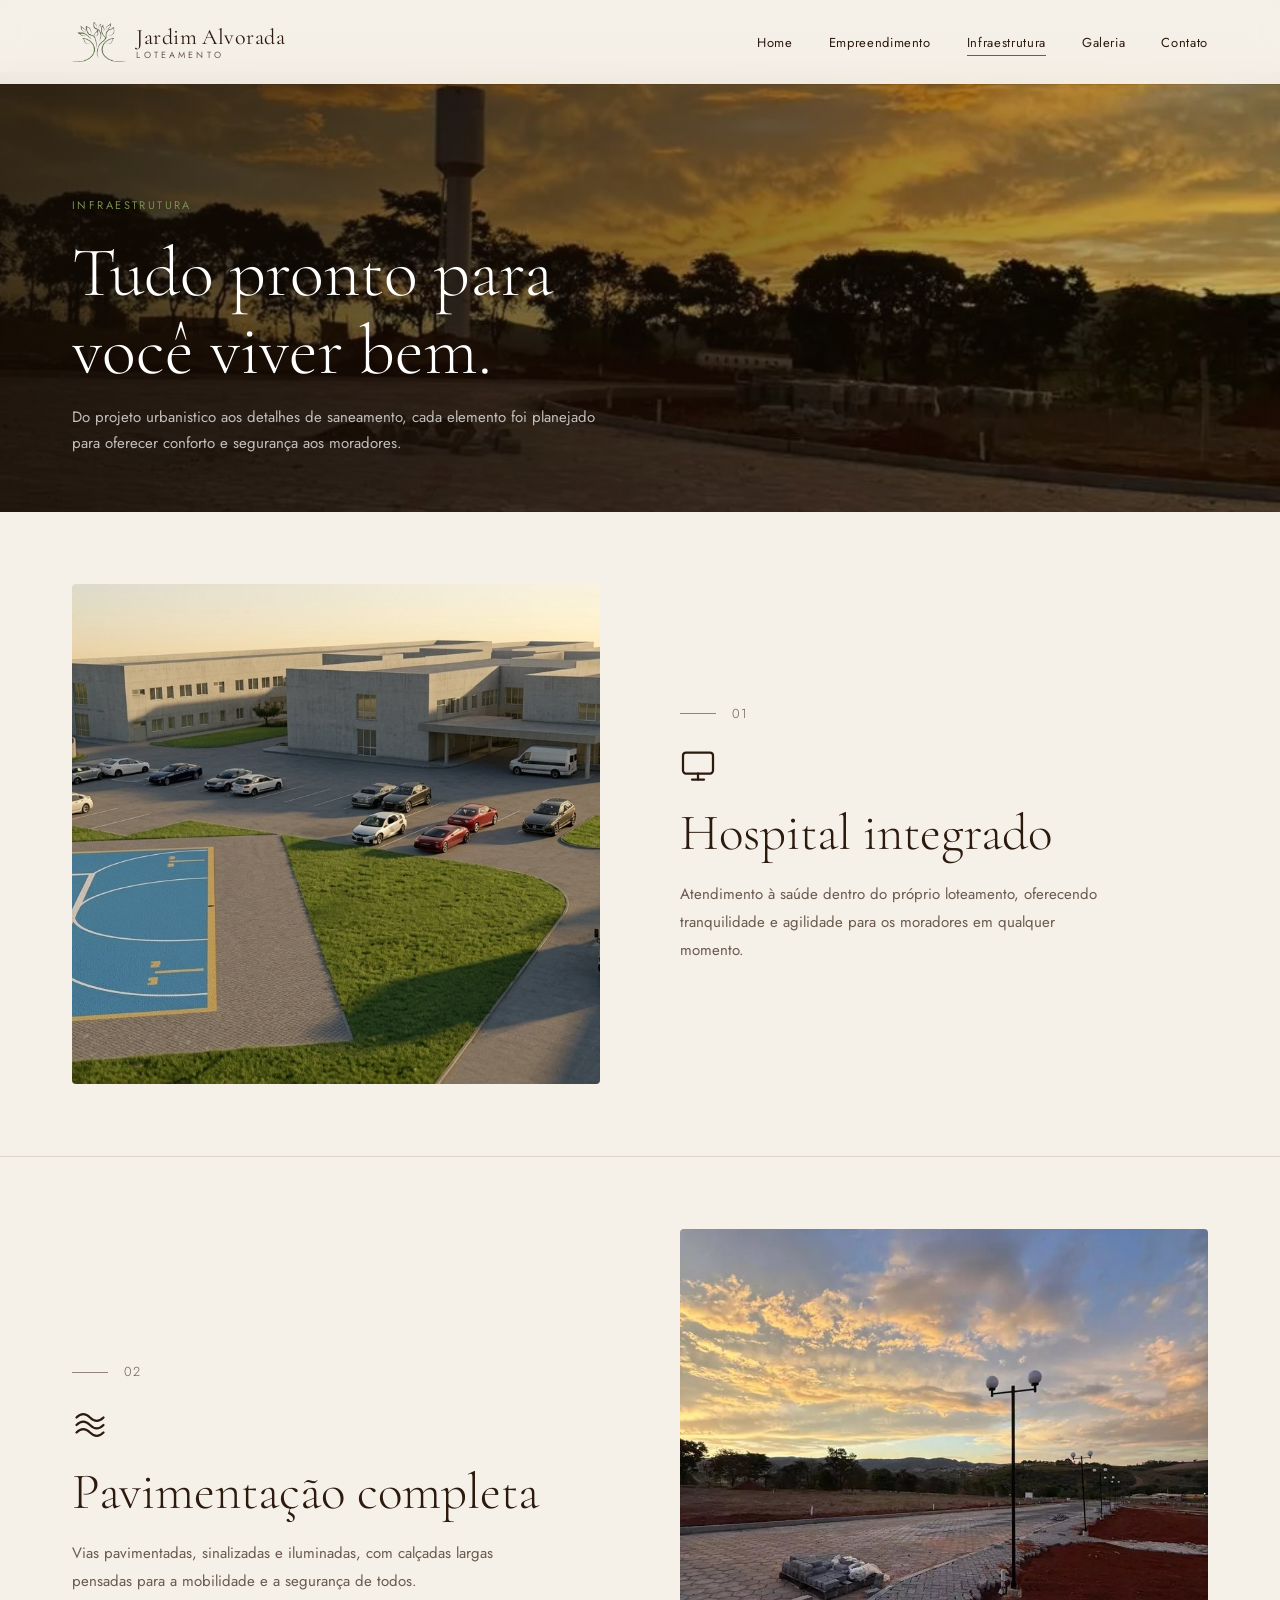
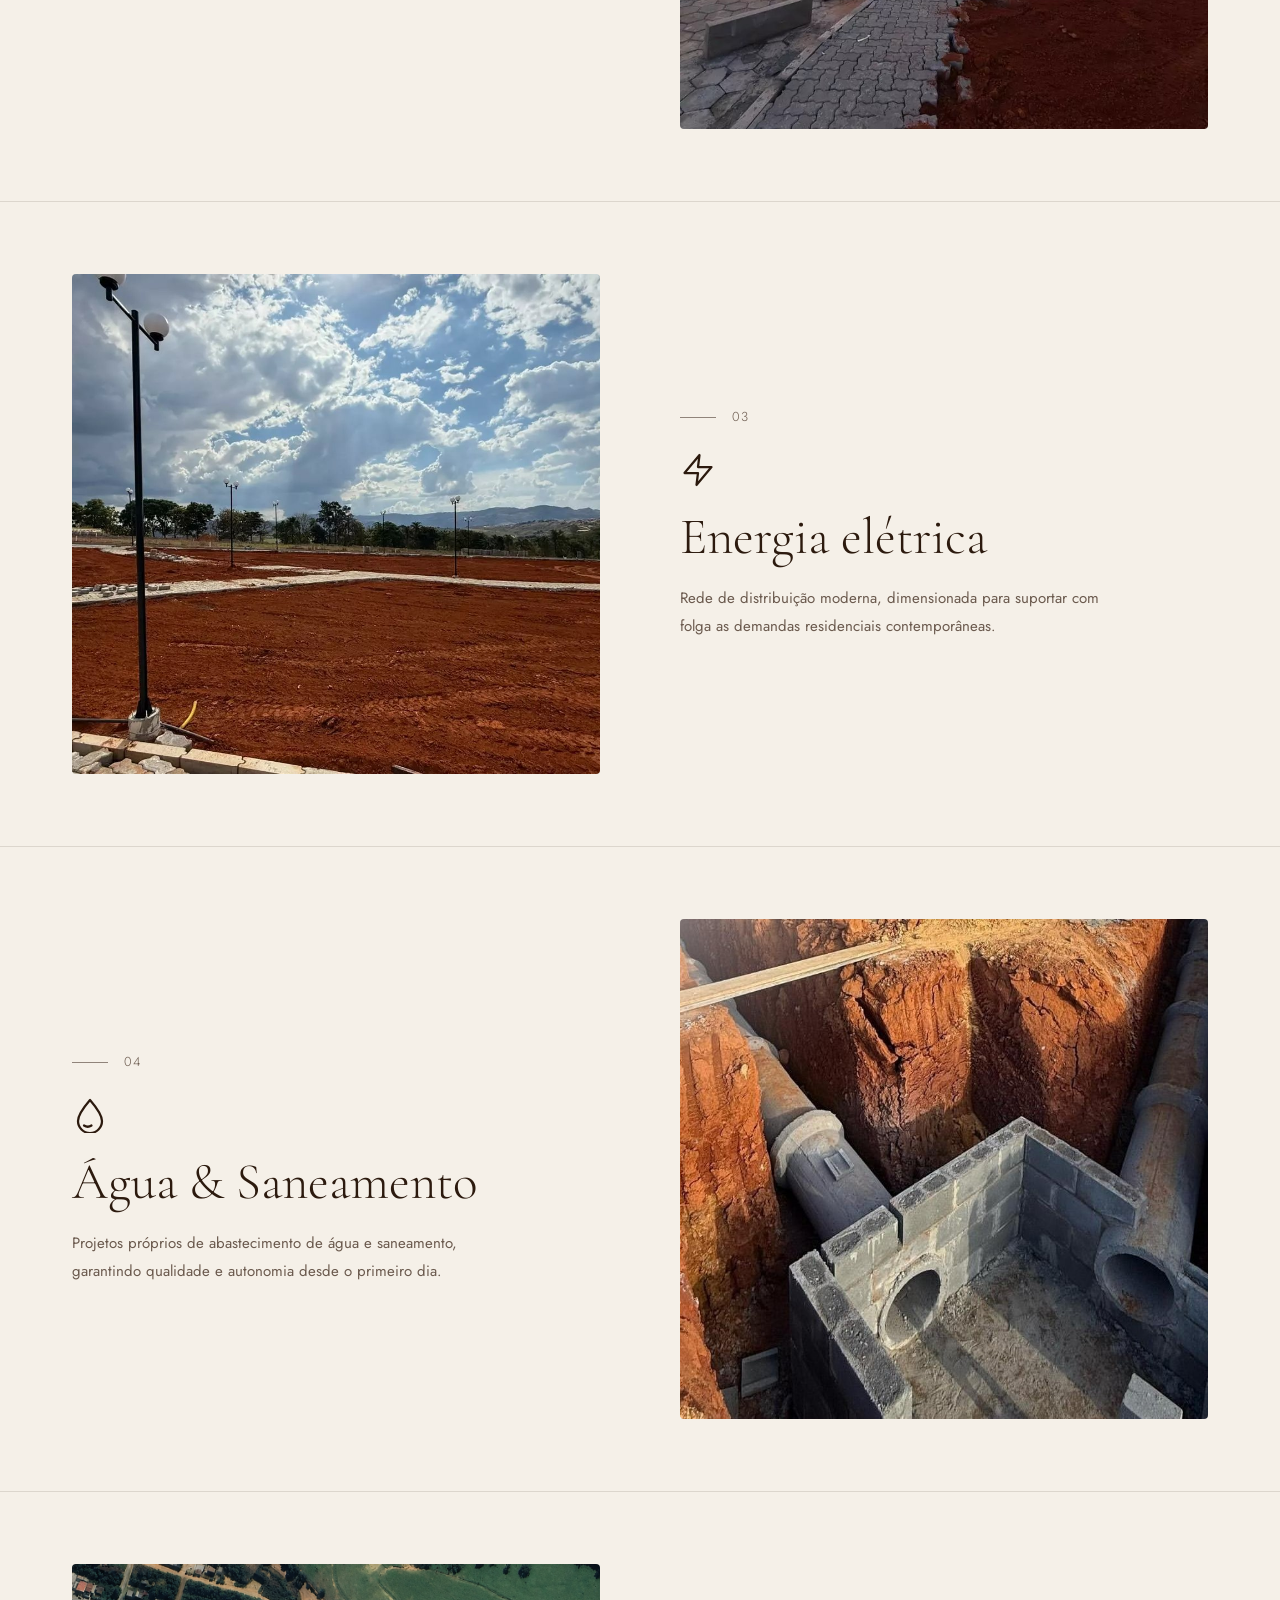
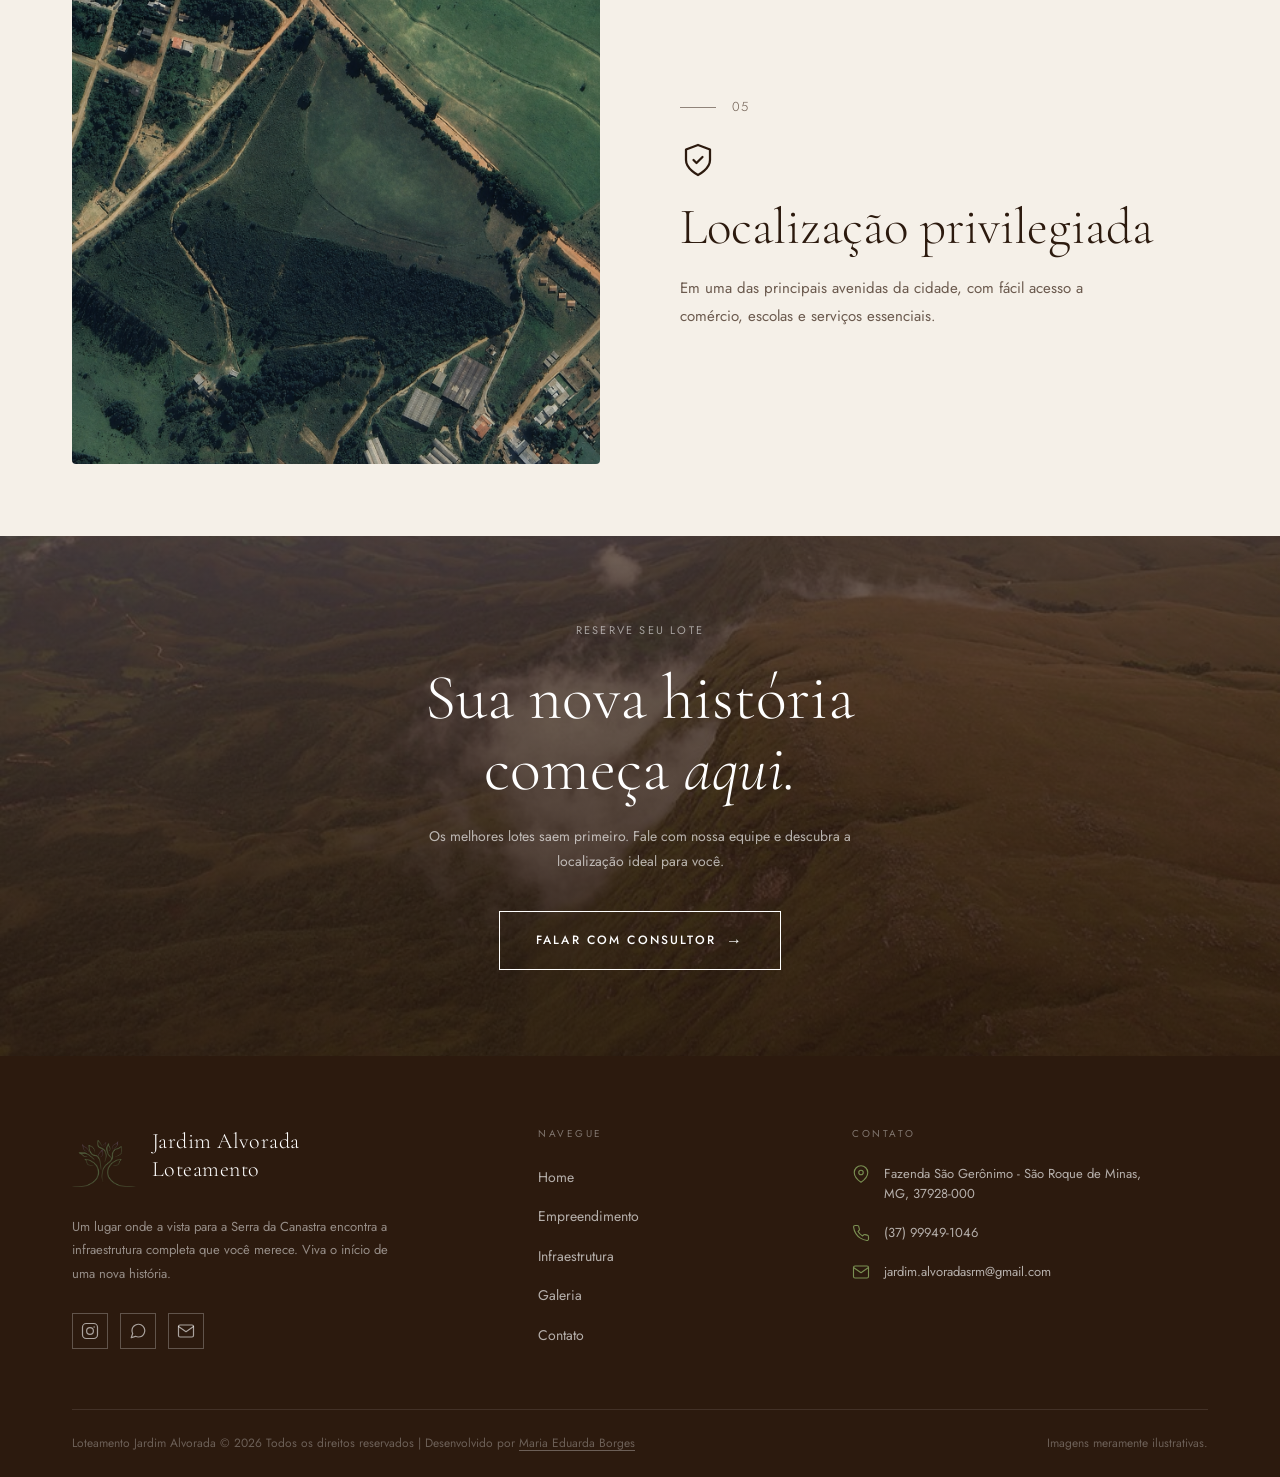
<file: frontend/infraestrutura.html>
<!DOCTYPE html>
<html lang="pt-br">
<script type="application/ld+json">
{
 "@context":"https://schema.org",
 "@type":"RealEstateAgent",
 "name":"Jardim Alvorada",
 "url":"https://jardimalvorada.com",
 "address":{
   "@type":"PostalAddress",
   "addressLocality":"São Roque de Minas",
   "addressRegion":"MG",
   "addressCountry":"BR"
 }
}
</script>
<head>
  <meta charset="UTF-8">
  <meta name="viewport" content="width=device-width, initial-scale=1.0">
  <link rel="icon" type="image/png" sizes="32x32" href="/img/favicon.png">
  <link rel="icon" type="image/png" sizes="192x192" href="/img/favicon.png">
  <link rel="shortcut icon" href="/img/favicon.png">
  <title>Infraestrutura · Jardim Alvorada</title>
  <meta name="description" content="Infraestrutura completa com pavimentação, energia elétrica, saneamento, hospital integrado e localização privilegiada.">
  <meta property="og:title" content="Infraestrutura | Jardim Alvorada">
  <meta property="og:description" content="Tudo pronto para você viver bem em São Roque de Minas.">
  <meta property="og:image" content="https://jardimalvorada.com/img/infra-hero.jpg">
  <meta property="og:url" content="https://jardimalvorada.com/infraestrutura.html">
  <meta name="author" content="Jardim Alvorada">
  <meta name="theme-color" content="#5A7D4D">
  <link rel="canonical" href="https://jardimalvorada.com/infraestrutura.html">
  <link rel="preconnect" href="https://fonts.googleapis.com">
  <link rel="preconnect" href="https://fonts.gstatic.com" crossorigin>
  <link href="https://fonts.googleapis.com/css2?family=Cormorant+Garamond:ital,wght@0,300;0,400;0,500;0,600;1,300;1,400;1,500&family=Jost:wght@300;400;500&display=swap" rel="stylesheet">
  <link rel="stylesheet" href="css/root.css">
  <link rel="stylesheet" href="css/components.css">
  <link rel="stylesheet" href="css/infraestrutura.css">
  <link rel="stylesheet" href="css/responsive.css">
</head>

<!-- Google tag (gtag.js) -->
<script async src="https://www.googletagmanager.com/gtag/js?id=G-1333654F56"></script>
<script>
  window.dataLayer = window.dataLayer || [];
  function gtag(){dataLayer.push(arguments);}
  gtag('js', new Date());

  gtag('config', 'G-1333654F56');
</script>

<body>
<header class="nav nav-dark">
  <a href="index.html" class="logo-wrap">
    <img class="logo-icon" src="img/icone-transparent.png" alt="Jardim Alvorada icone">
    <div class="logo-text-wrap">
      <span class="logo-name">Jardim Alvorada</span>
      <span class="logo-sub">Loteamento</span>
    </div>
  </a>
  <nav>
    <ul class="nav-links">
      <li><a href="index.html">Home</a></li>
      <li><a href="empreendimento.html">Empreendimento</a></li>
      <li><a href="infraestrutura.html" class="active">Infraestrutura</a></li>
      <li><a href="galeria.html">Galeria</a></li>
      <li><a href="contato.html">Contato</a></li>
    </ul>
  </nav>
  <button class="nav-toggle" aria-label="Menu"><span></span><span></span><span></span></button>
</header>
<div class="nav-mobile">
  <a href="index.html">Home</a>
  <a href="empreendimento.html">Empreendimento</a>
  <a href="infraestrutura.html" class="active">Infraestrutura</a>
  <a href="galeria.html">Galeria</a>
  <a href="contato.html">Contato</a>
</div>
<div class="page-hero-banner" style="background-image:url('img/infra-hero.jpg');background-position:center 55%;">
  <div class="ph-overlay" style="background:linear-gradient(to right,rgba(20,12,4,.78) 0%,rgba(20,12,4,.50) 55%,rgba(20,12,4,.22) 100%);"></div>
  <div class="ph-content">
    <span class="el">Infraestrutura</span>
    <h1>Tudo pronto para você viver bem.</h1>
    <p>Do projeto urbanistico aos detalhes de saneamento, cada elemento foi planejado para oferecer conforto e segurança aos moradores.</p>
  </div>
</div>
<div class="infra-items">
  <div class="infra-block fade-up">
    <div class="ib-image bleed-left">
      <img src="img/hospital.jpg" alt="Hospital integrado">
    </div>
    <div class="ib-text">
      <div class="ib-numero"><span>01</span></div>
      <svg class="ib-icon" viewBox="0 0 24 24"><rect x="2" y="3" width="20" height="14" rx="2"/><line x1="8" y1="21" x2="16" y2="21"/><line x1="12" y1="17" x2="12" y2="21"/></svg>
      <h2>Hospital integrado</h2>
      <p>Atendimento à saúde dentro do próprio loteamento, oferecendo tranquilidade e agilidade para os moradores em qualquer momento.</p>
    </div>
  </div>
  <div class="infra-block reverse fade-up">
    <div class="ib-text">
      <div class="ib-numero"><span>02</span></div>
      <svg class="ib-icon" viewBox="0 0 24 24"><path d="M3 7c3-3 6-3 9 0s6 3 9 0"/><path d="M3 12c3-3 6-3 9 0s6 3 9 0"/><path d="M3 17c3-3 6-3 9 0s6 3 9 0"/></svg>
      <h2>Pavimentação completa</h2>
      <p>Vias pavimentadas, sinalizadas e iluminadas, com calçadas largas pensadas para a mobilidade e a segurança de todos.</p>
    </div>
    <div class="ib-image bleed-right">
      <img src="img/pavimentacao.jpg" alt="Pavimentação">
    </div>
  </div>
  <div class="infra-block fade-up">
    <div class="ib-image bleed-left">
      <img src="img/energia.jpg" alt="Energia elétrica">
    </div>
    <div class="ib-text">
      <div class="ib-numero"><span>03</span></div>
      <svg class="ib-icon" viewBox="0 0 24 24"><polygon points="13,2 3,14 12,14 11,22 21,10 12,10"/></svg>
      <h2>Energia elétrica</h2>
      <p>Rede de distribuição moderna, dimensionada para suportar com folga as demandas residenciais contemporâneas.</p>
    </div>
  </div>
  <div class="infra-block reverse fade-up">
    <div class="ib-text">
      <div class="ib-numero"><span>04</span></div>
      <svg class="ib-icon" viewBox="0 0 24 24"><path d="M12 2C6 9 4 13 4 16a8 8 0 0016 0c0-3-2-7-8-14z"/><path d="M8 19c1.5 1 3.5 1 5 0" stroke-linecap="round"/></svg>
      <h2>Água &amp; Saneamento</h2>
      <p>Projetos próprios de abastecimento de água e saneamento, garantindo qualidade e autonomia desde o primeiro dia.</p>
    </div>
    <div class="ib-image bleed-right">
      <img src="img/saneamento.jpg" alt="Água e Saneamento">
    </div>
  </div>
  <div class="infra-block fade-up">
    <div class="ib-image bleed-left">
      <img src="img/localizacao.jpg" alt="Localização privilegiada">
    </div>
    <div class="ib-text">
      <div class="ib-numero"><span>05</span></div>
      <svg class="ib-icon" viewBox="0 0 24 24"><path d="M12 22s8-4 8-10V5l-8-3-8 3v7c0 6 8 10 8 10z"/><polyline points="9,12 11,14 15,10"/></svg>
      <h2>Localização privilegiada</h2>
      <p>Em uma das principais avenidas da cidade, com fácil acesso a comércio, escolas e serviços essenciais.</p>
    </div>
  </div>
</div>
<section class="section-cta" style="background-image: url('img/infra-cta.jpg');">
  <div class="cta-overlay"></div>
  <div class="cta-content fade-up">
    <span class="label section-label">Reserve seu Lote</span>
    <h2>Sua nova história começa <em>aqui.</em></h2>
    <p>Os melhores lotes saem primeiro. Fale com nossa equipe e descubra a localização ideal para você.</p>
    <a href="contato.html" class="btn btn-outline-dark">Falar com Consultor <span class="arrow">→</span></a>
  </div>
</section>
<footer class="footer">
  <div class="footer-grid">
    <div class="footer-brand">
      <div class="footer-brand-logo">
        <img src="img/icone-transparent.png" alt="Jardim Alvorada icone">
        <span class="logo-name">Jardim Alvorada<br>Loteamento</span>
      </div>
      <p>Um lugar onde a vista para a Serra da Canastra encontra a infraestrutura completa que você merece. Viva o início de uma nova história.</p>
      <div class="footer-social">
        <a href="https://www.instagram.com/jardim.alvoradasrm/" target="_blank" rel="noopener noreferrer" class="social-btn" aria-label="Instagram">
          <svg viewBox="0 0 24 24" fill="none" stroke="currentColor" stroke-width="1.6" stroke-linecap="round" stroke-linejoin="round"><rect x="2" y="2" width="20" height="20" rx="5" ry="5"/><circle cx="12" cy="12" r="4.5"/><circle cx="17.5" cy="6.5" r="1" fill="currentColor" stroke="none"/></svg>
        </a>
        <a href="https://wa.me/5537999491046" target="_blank" rel="noopener noreferrer" class="social-btn" aria-label="WhatsApp">
          <svg viewBox="0 0 24 24" fill="none" stroke="currentColor" stroke-width="1.6" stroke-linecap="round" stroke-linejoin="round"><path d="M21 11.5a8.38 8.38 0 01-.9 3.8 8.5 8.5 0 01-7.6 4.7 8.38 8.38 0 01-3.8-.9L3 21l1.9-5.7a8.38 8.38 0 01-.9-3.8 8.5 8.5 0 014.7-7.6 8.38 8.38 0 013.8-.9h.5a8.48 8.48 0 018 8v.5z"/></svg>
        </a>
        <a href="mailto:jardim.alvoradasrm@gmail.com" class="social-btn" aria-label="E-mail">
          <svg viewBox="0 0 24 24" fill="none" stroke="currentColor" stroke-width="1.6" stroke-linecap="round" stroke-linejoin="round"><path d="M4 4h16c1.1 0 2 .9 2 2v12c0 1.1-.9 2-2 2H4c-1.1 0-2-.9-2-2V6c0-1.1.9-2 2-2z"/><polyline points="22,6 12,13 2,6"/></svg>
        </a>
      </div>
    </div>
    <div class="footer-nav">
      <h4>Navegue</h4>
      <ul>
        <li><a href="index.html">Home</a></li>
        <li><a href="empreendimento.html">Empreendimento</a></li>
        <li><a href="infraestrutura.html">Infraestrutura</a></li>
        <li><a href="galeria.html">Galeria</a></li>
        <li><a href="contato.html">Contato</a></li>
      </ul>
    </div>
    <div class="footer-contact">
      <h4>Contato</h4>
      <div class="contact-item"><svg class="contact-icon" viewBox="0 0 24 24"><path d="M21 10c0 7-9 13-9 13s-9-6-9-13a9 9 0 0118 0z"/><circle cx="12" cy="10" r="3"/></svg><p>Fazenda São Gerônimo - São Roque de Minas,<br>MG, 37928-000</p></div>
      <div class="contact-item"><svg class="contact-icon" viewBox="0 0 24 24"><path d="M22 16.92v3a2 2 0 01-2.18 2 19.79 19.79 0 01-8.63-3.07 19.5 19.5 0 01-6-6A19.79 19.79 0 012.12 4.18 2 2 0 014.11 2h3a2 2 0 012 1.72c.127.96.361 1.903.7 2.81a2 2 0 01-.45 2.11L8.09 9.91a16 16 0 006 6l1.27-1.27a2 2 0 012.11-.45c.907.339 1.85.573 2.81.7A2 2 0 0122 16.92z"/></svg><p>(37) 99949-1046</p></div>
      <div class="contact-item"><svg class="contact-icon" viewBox="0 0 24 24"><path d="M4 4h16c1.1 0 2 .9 2 2v12c0 1.1-.9 2-2 2H4c-1.1 0-2-.9-2-2V6c0-1.1.9-2 2-2z"/><polyline points="22,6 12,13 2,6"/></svg><p>jardim.alvoradasrm@gmail.com</p></div>
    </div>
  </div>
  <div class="footer-bottom">
    <p>Loteamento Jardim Alvorada &copy; 2026 Todos os direitos reservados | Desenvolvido por <a href="https://github.com/mariaesborges" target="_blank" rel="noopener noreferrer">Maria Eduarda Borges</a></p>
    <p>Imagens meramente ilustrativas.</p>
  </div>
</footer>
<script src="shared.js"></script>
</body>
</html>
</file>
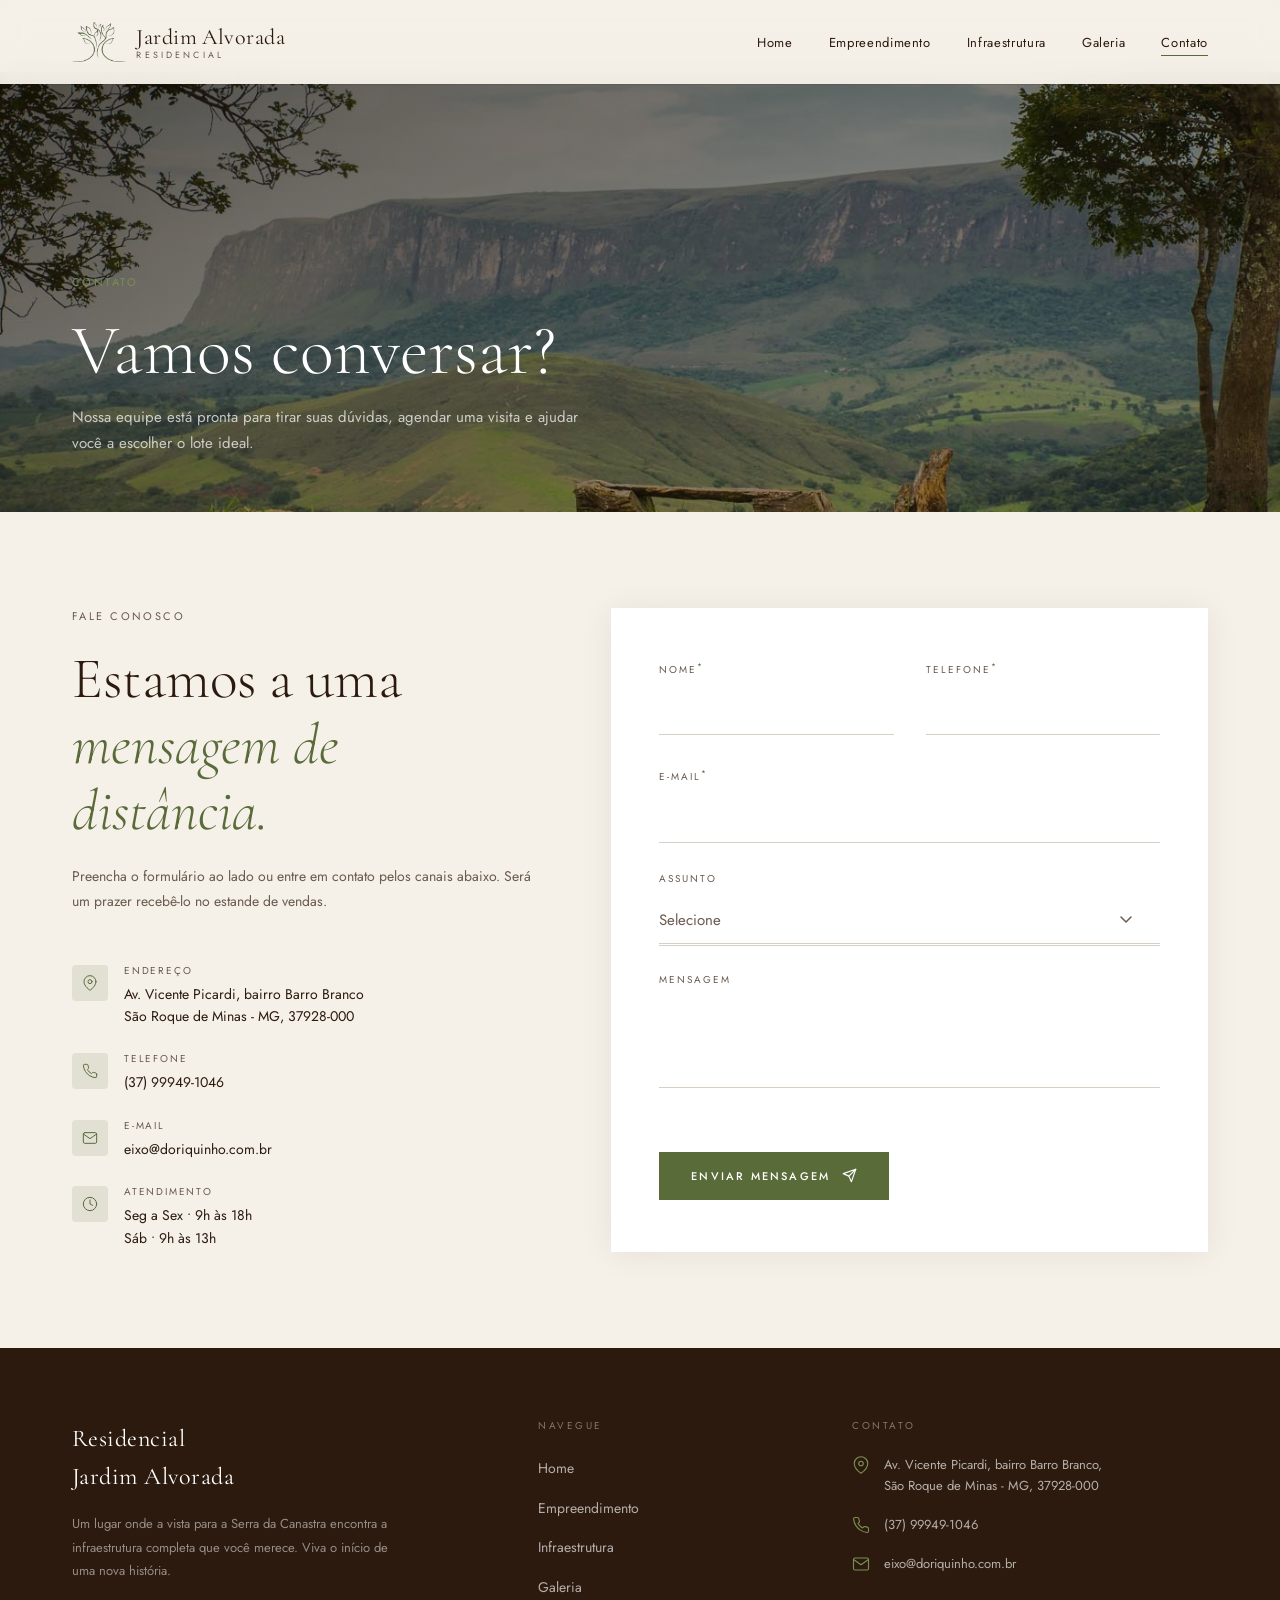
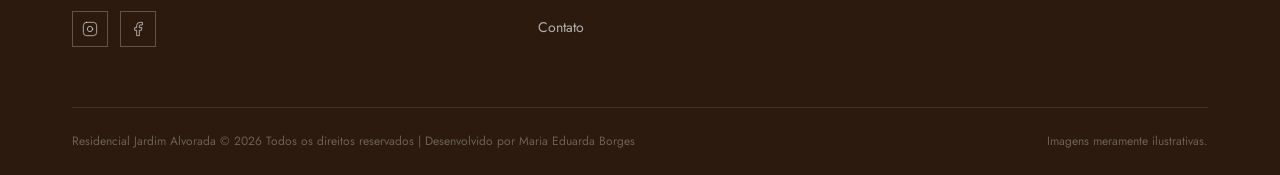
<file: jardim-alvorada/contato.html>
<!DOCTYPE html>
<html lang="pt-br">
<head>
  <meta charset="UTF-8">
  <meta name="viewport" content="width=device-width, initial-scale=1.0">
  <title>Contato · Jardim Alvorada</title>
  <link rel="preconnect" href="https://fonts.googleapis.com">
  <link rel="preconnect" href="https://fonts.gstatic.com" crossorigin>
  <link href="https://fonts.googleapis.com/css2?family=Cormorant+Garamond:ital,wght@0,300;0,400;0,500;0,600;1,300;1,400;1,500&family=Jost:wght@300;400;500&display=swap" rel="stylesheet">
  <link rel="stylesheet" href="css/root.css">
  <link rel="stylesheet" href="css/components.css">
  <link rel="stylesheet" href="css/contato.css">
</head>
<body>

<header class="nav nav-dark">
  <a href="index.html" class="logo-wrap">
    <img class="logo-icon" src="img/icone-transparent.png" alt="Jardim Alvorada ícone">
    <div class="logo-text-wrap">
      <span class="logo-name">Jardim Alvorada</span>
      <span class="logo-sub">Residencial</span>
    </div>
  </a>
  <nav>
    <ul class="nav-links">
      <li><a href="index.html">Home</a></li>
      <li><a href="empreendimento.html">Empreendimento</a></li>
      <li><a href="infraestrutura.html">Infraestrutura</a></li>
      <li><a href="galeria.html">Galeria</a></li>
      <li><a href="contato.html" class="active">Contato</a></li>
    </ul>
  </nav>
  <button class="nav-toggle" aria-label="Menu">
    <span></span><span></span><span></span>
  </button>
</header>

<div class="nav-mobile">
  <a href="index.html">Home</a>
  <a href="empreendimento.html">Empreendimento</a>
  <a href="infraestrutura.html">Infraestrutura</a>
  <a href="galeria.html">Galeria</a>
  <a href="contato.html" class="active">Contato</a>
</div>

<!-- HERO BANNER -->
<div class="page-hero-banner" style="background-image:url('img/contato-hero.jpg');background-position:center 40%;">
  <div class="ph-overlay" style="background:linear-gradient(160deg,rgba(15,10,4,.70) 0%,rgba(20,15,8,.50) 50%,rgba(10,8,4,.30) 100%);"></div>
  <div class="ph-content">
    <span class="el">Contato</span>
    <h1>Vamos conversar?</h1>
    <p>Nossa equipe está pronta para tirar suas dúvidas, agendar uma visita e ajudar você a escolher o lote ideal.</p>
  </div>
</div>

<!-- MAIN SECTION -->
<section class="section-contact-main">

  <!-- LEFT: info -->
  <div class="contact-left fade-up">
    <span class="sl">Fale Conosco</span>
    <h2>Estamos a uma <em>mensagem de distância.</em></h2>
    <p>Preencha o formulário ao lado ou entre em contato pelos canais abaixo. Será um prazer recebê-lo no estande de vendas.</p>

    <div class="ct-info-list">
      <div class="ct-info-item">
        <div class="ct-info-icon">
          <svg viewBox="0 0 24 24"><path d="M21 10c0 7-9 13-9 13s-9-6-9-13a9 9 0 0118 0z"/><circle cx="12" cy="10" r="3"/></svg>
        </div>
        <div class="ct-info-text">
          <span class="ct-info-label">Endereço</span>
          <span class="ct-info-value">Av. Vicente Picardi, bairro Barro Branco<br>São Roque de Minas - MG, 37928-000</span>
        </div>
      </div>

      <div class="ct-info-item">
        <div class="ct-info-icon">
          <svg viewBox="0 0 24 24"><path d="M22 16.92v3a2 2 0 01-2.18 2 19.79 19.79 0 01-8.63-3.07 19.5 19.5 0 01-6-6A19.79 19.79 0 012.12 4.18 2 2 0 014.11 2h3a2 2 0 012 1.72c.127.96.361 1.903.7 2.81a2 2 0 01-.45 2.11L8.09 9.91a16 16 0 006 6l1.27-1.27a2 2 0 012.11-.45c.907.339 1.85.573 2.81.7A2 2 0 0122 16.92z"/></svg>
        </div>
        <div class="ct-info-text">
          <span class="ct-info-label">Telefone</span>
          <span class="ct-info-value">(37) 99949-1046</span>
        </div>
      </div>

      <div class="ct-info-item">
        <div class="ct-info-icon">
          <svg viewBox="0 0 24 24"><path d="M4 4h16c1.1 0 2 .9 2 2v12c0 1.1-.9 2-2 2H4c-1.1 0-2-.9-2-2V6c0-1.1.9-2 2-2z"/><polyline points="22,6 12,13 2,6"/></svg>
        </div>
        <div class="ct-info-text">
          <span class="ct-info-label">E-mail</span>
          <span class="ct-info-value">eixo@doriquinho.com.br</span>
        </div>
      </div>

      <div class="ct-info-item">
        <div class="ct-info-icon">
          <svg viewBox="0 0 24 24"><circle cx="12" cy="12" r="10"/><polyline points="12,6 12,12 16,14"/></svg>
        </div>
        <div class="ct-info-text">
          <span class="ct-info-label">Atendimento</span>
          <span class="ct-info-value">Seg a Sex • 9h às 18h<br>Sáb • 9h às 13h</span>
        </div>
      </div>
    </div>
  </div>

  <!-- RIGHT: form card -->
  <div class="contact-form-card fade-up delay-1">
    <form class="cf-form" novalidate>

      <div class="form-row">
        <div class="cf-field">
          <label class="cf-label">Nome<sup>*</sup></label>
          <input class="cf-input" type="text" name="nome" required>
        </div>
        <div class="cf-field">
          <label class="cf-label">Telefone<sup>*</sup></label>
          <input class="cf-input" type="tel" name="telefone" required>
        </div>
      </div>

      <div class="form-single cf-field">
        <label class="cf-label">E-mail<sup>*</sup></label>
        <input class="cf-input" type="email" name="email" required>
      </div>

      <div class="form-single cf-field" style="margin-top:28px;">
        <label class="cf-label">Assunto</label>
        <!-- Select nativo (oculto) — mantido para acessibilidade e coleta de valor -->
        <select class="cf-select" name="assunto" aria-hidden="true" tabindex="-1">
          <option value="" disabled selected>Selecione</option>
          <option>Quero conhecer os lotes disponíveis</option>
          <option>Informações sobre infraestrutura</option>
          <option>Agendar visita ao empreendimento</option>
          <option>Condições de pagamento</option>
          <option>Outros</option>
        </select>
        <!-- Select customizado -->
        <div class="cf-select-wrap" role="combobox" aria-expanded="false">
          <button type="button" class="cf-select-trigger" aria-haspopup="listbox">
            <span class="cf-select-text">Selecione</span>
            <svg class="cf-select-arrow" viewBox="0 0 12 8" xmlns="http://www.w3.org/2000/svg">
              <path d="M1 1l5 5 5-5" stroke-width="1.5" stroke-linecap="round"/>
            </svg>
          </button>
          <ul class="cf-select-dropdown" role="listbox">
            <li class="cf-select-option placeholder" data-value="">Selecione</li>
            <li class="cf-select-option" data-value="Quero conhecer os lotes disponíveis">Quero conhecer os lotes disponíveis</li>
            <li class="cf-select-option" data-value="Informações sobre infraestrutura">Informações sobre infraestrutura</li>
            <li class="cf-select-option" data-value="Agendar visita ao empreendimento">Agendar visita ao empreendimento</li>
            <li class="cf-select-option" data-value="Condições de pagamento">Condições de pagamento</li>
            <li class="cf-select-option" data-value="Outros">Outros</li>
          </ul>
        </div>
      </div>

      <div class="form-single cf-field" style="margin-top:28px;">
        <label class="cf-label">Mensagem</label>
        <textarea class="cf-textarea" name="mensagem"></textarea>
      </div>

      <button type="submit" class="cf-submit">
        Enviar Mensagem
        <svg viewBox="0 0 24 24"><line x1="22" y1="2" x2="11" y2="13"/><polygon points="22,2 15,22 11,13 2,9 22,2"/></svg>
      </button>

    </form>
  </div>

</section>

<!-- FOOTER -->
<footer class="footer">
  <div class="footer-grid">
    <div class="footer-brand">
      <span class="logo-name">Residencial<br>Jardim Alvorada</span>
      <p>Um lugar onde a vista para a Serra da Canastra encontra a infraestrutura completa que você merece. Viva o início de uma nova história.</p>
      <div class="footer-social">
        <a href="#" class="social-btn" aria-label="Instagram">
          <svg width="16" height="16" viewBox="0 0 24 24" fill="none" stroke="currentColor" stroke-width="1.5" stroke-linecap="round"><rect x="2" y="2" width="20" height="20" rx="5"/><circle cx="12" cy="12" r="4"/></svg>
        </a>
        <a href="#" class="social-btn" aria-label="Facebook">
          <svg width="16" height="16" viewBox="0 0 24 24" fill="none" stroke="currentColor" stroke-width="1.5" stroke-linecap="round"><path d="M18 2h-3a5 5 0 00-5 5v3H7v4h3v8h4v-8h3l1-4h-4V7a1 1 0 011-1h3z"/></svg>
        </a>
      </div>
    </div>
    <div class="footer-nav">
      <h4>Navegue</h4>
      <ul>
        <li><a href="index.html">Home</a></li>
        <li><a href="empreendimento.html">Empreendimento</a></li>
        <li><a href="infraestrutura.html">Infraestrutura</a></li>
        <li><a href="galeria.html">Galeria</a></li>
        <li><a href="contato.html">Contato</a></li>
      </ul>
    </div>
    <div class="footer-contact">
      <h4>Contato</h4>
      <div class="contact-item"><svg class="contact-icon" viewBox="0 0 24 24"><path d="M21 10c0 7-9 13-9 13s-9-6-9-13a9 9 0 0118 0z"/><circle cx="12" cy="10" r="3"/></svg><p>Av. Vicente Picardi, bairro Barro Branco,<br>São Roque de Minas - MG, 37928-000</p></div>
      <div class="contact-item"><svg class="contact-icon" viewBox="0 0 24 24"><path d="M22 16.92v3a2 2 0 01-2.18 2 19.79 19.79 0 01-8.63-3.07 19.5 19.5 0 01-6-6A19.79 19.79 0 012.12 4.18 2 2 0 014.11 2h3a2 2 0 012 1.72c.127.96.361 1.903.7 2.81a2 2 0 01-.45 2.11L8.09 9.91a16 16 0 006 6l1.27-1.27a2 2 0 012.11-.45c.907.339 1.85.573 2.81.7A2 2 0 0122 16.92z"/></svg><p>(37) 99949-1046</p></div>
      <div class="contact-item"><svg class="contact-icon" viewBox="0 0 24 24"><path d="M4 4h16c1.1 0 2 .9 2 2v12c0 1.1-.9 2-2 2H4c-1.1 0-2-.9-2-2V6c0-1.1.9-2 2-2z"/><polyline points="22,6 12,13 2,6"/></svg><p>eixo@doriquinho.com.br</p></div>
    </div>
  </div>
  <div class="footer-bottom">
    <p>Residencial Jardim Alvorada © 2026 Todos os direitos reservados | Desenvolvido por Maria Eduarda Borges</p>
    <p>Imagens meramente ilustrativas.</p>
  </div>
</footer>

<script src="shared.js"></script>
<script src="contato.js"></script>
</body>
</html>
</file>
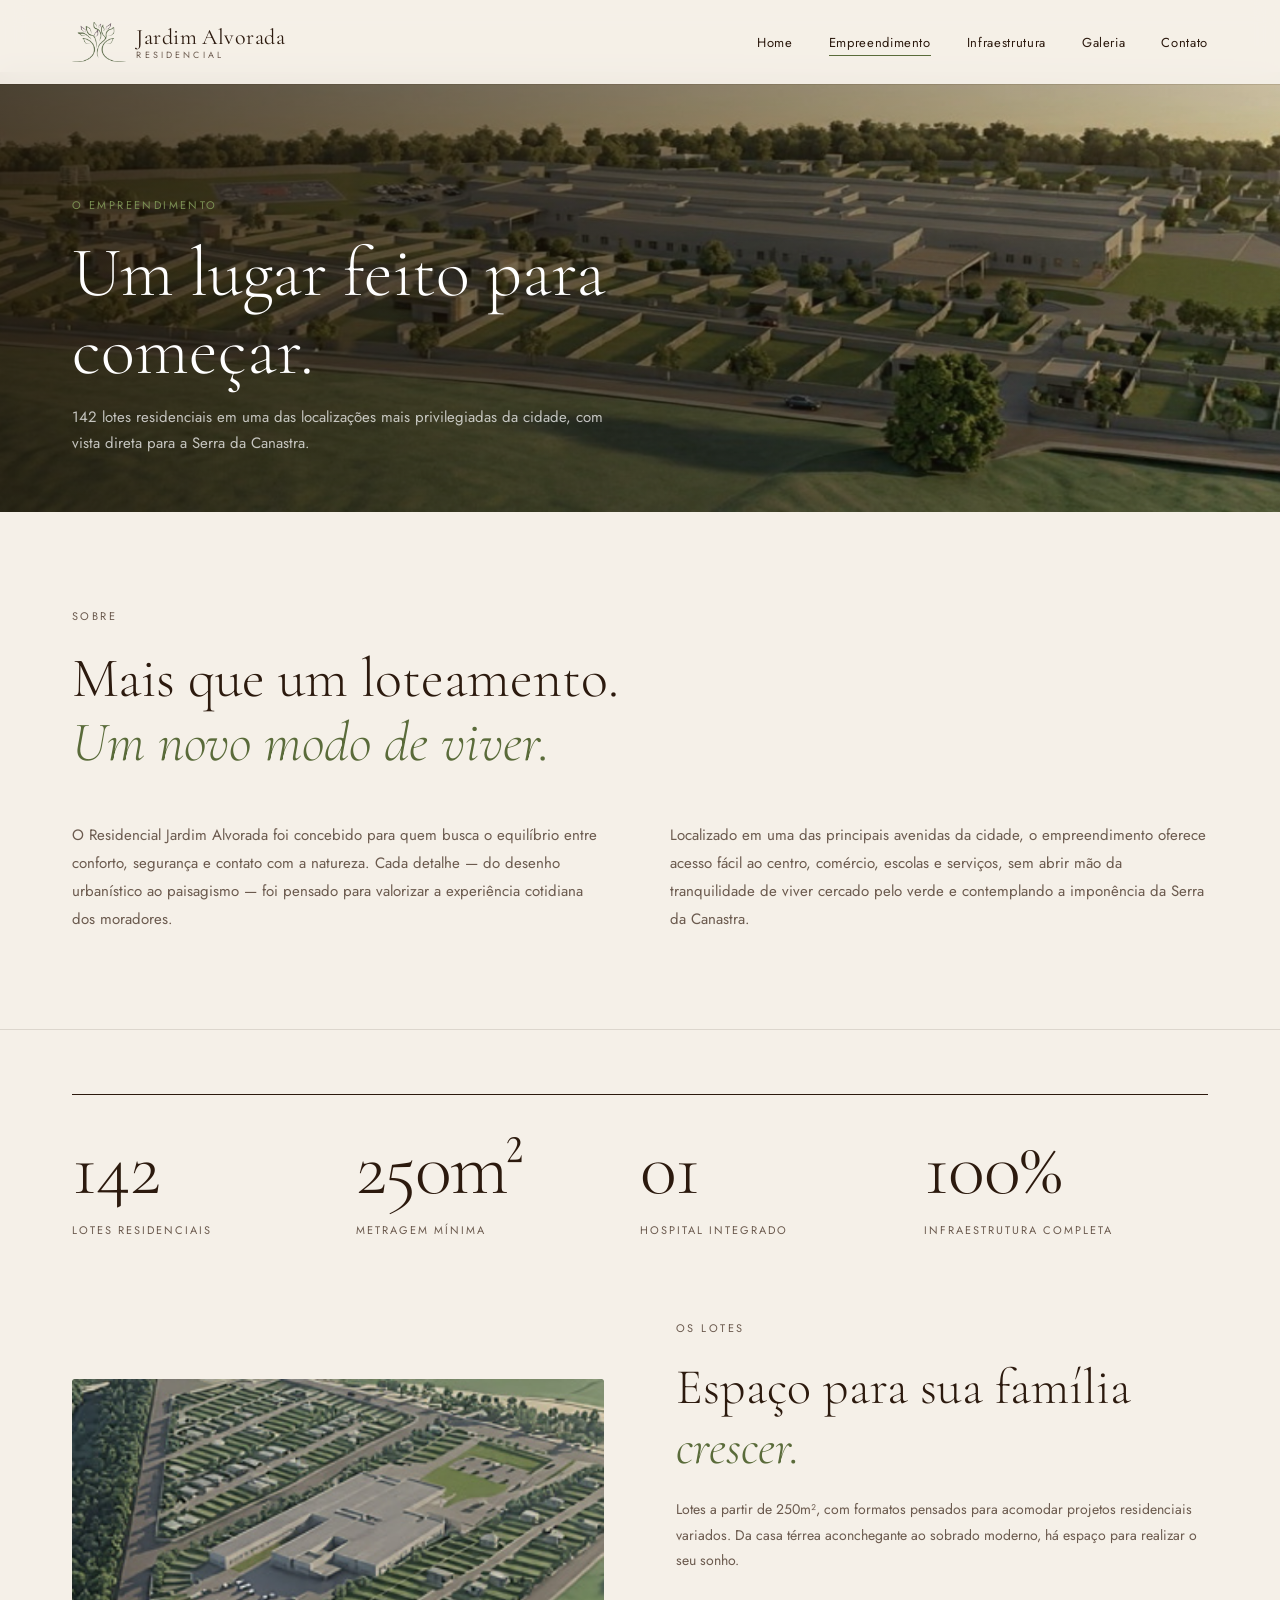
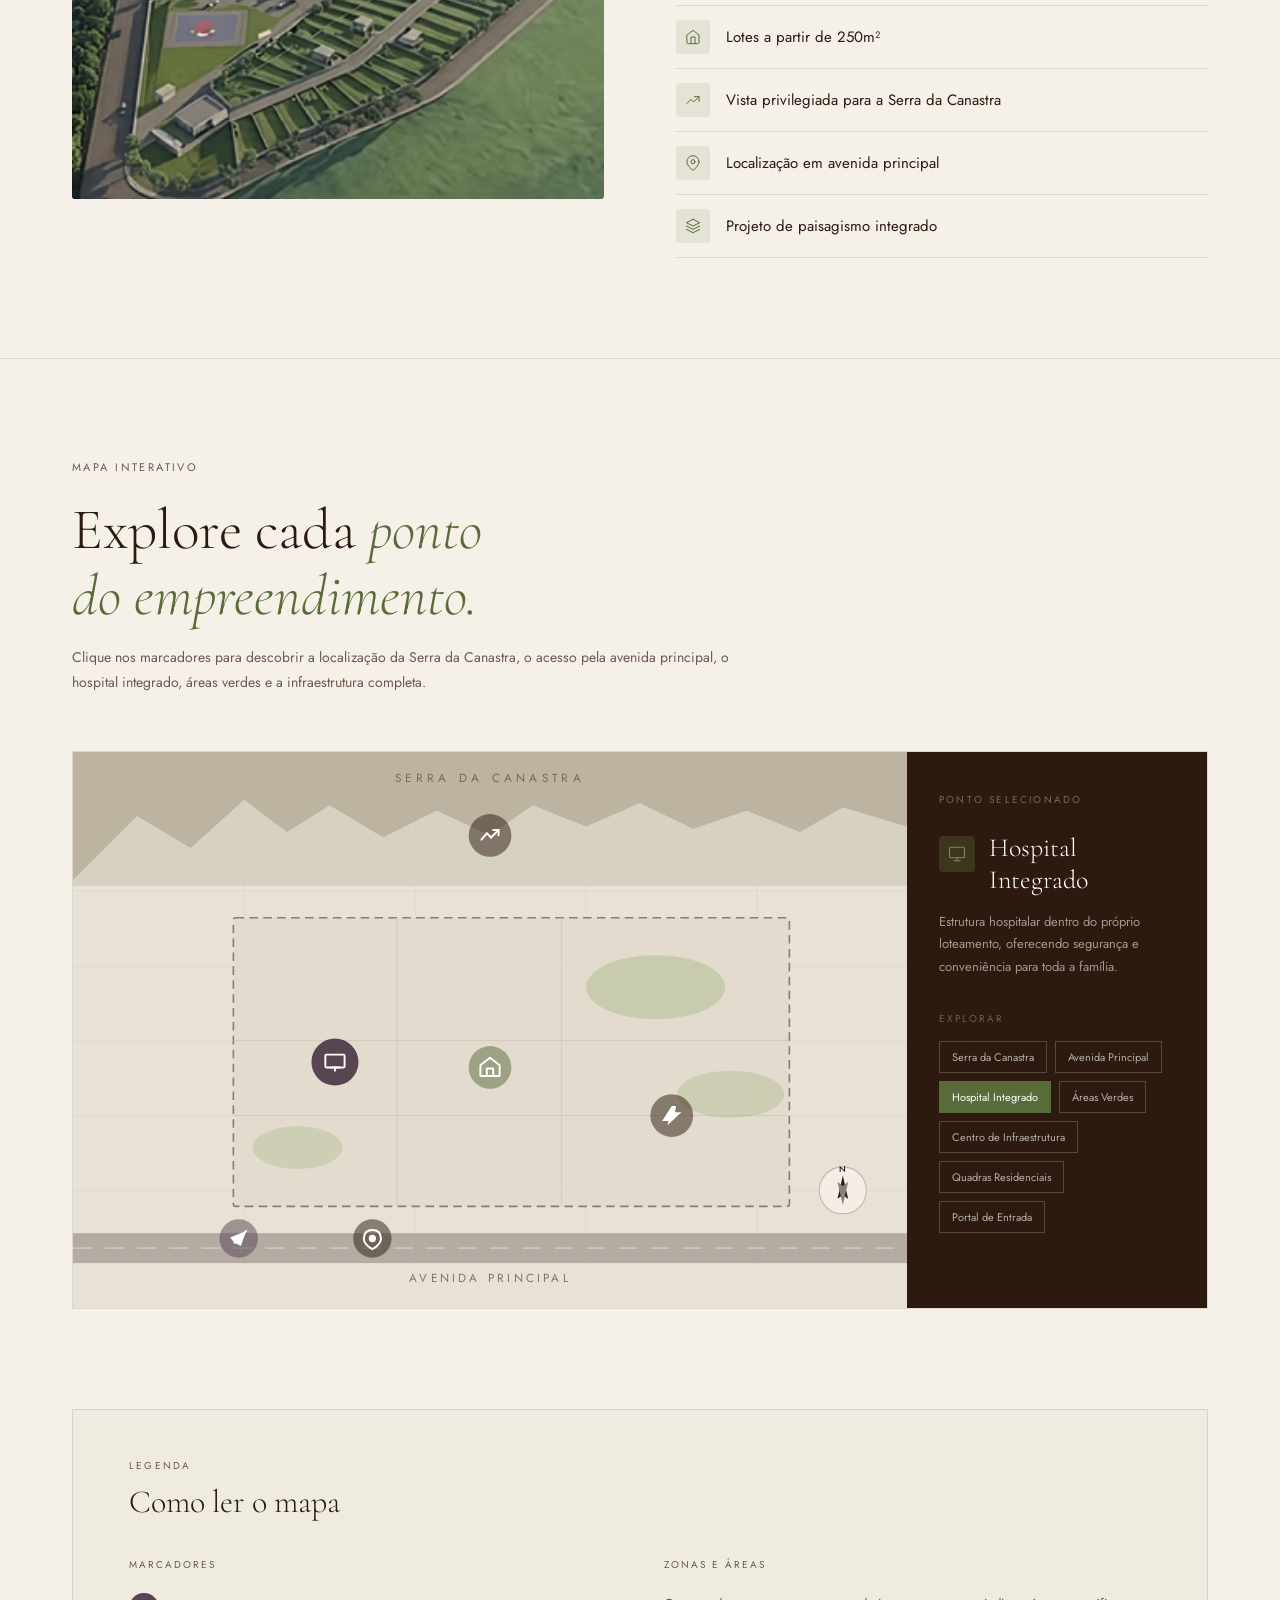
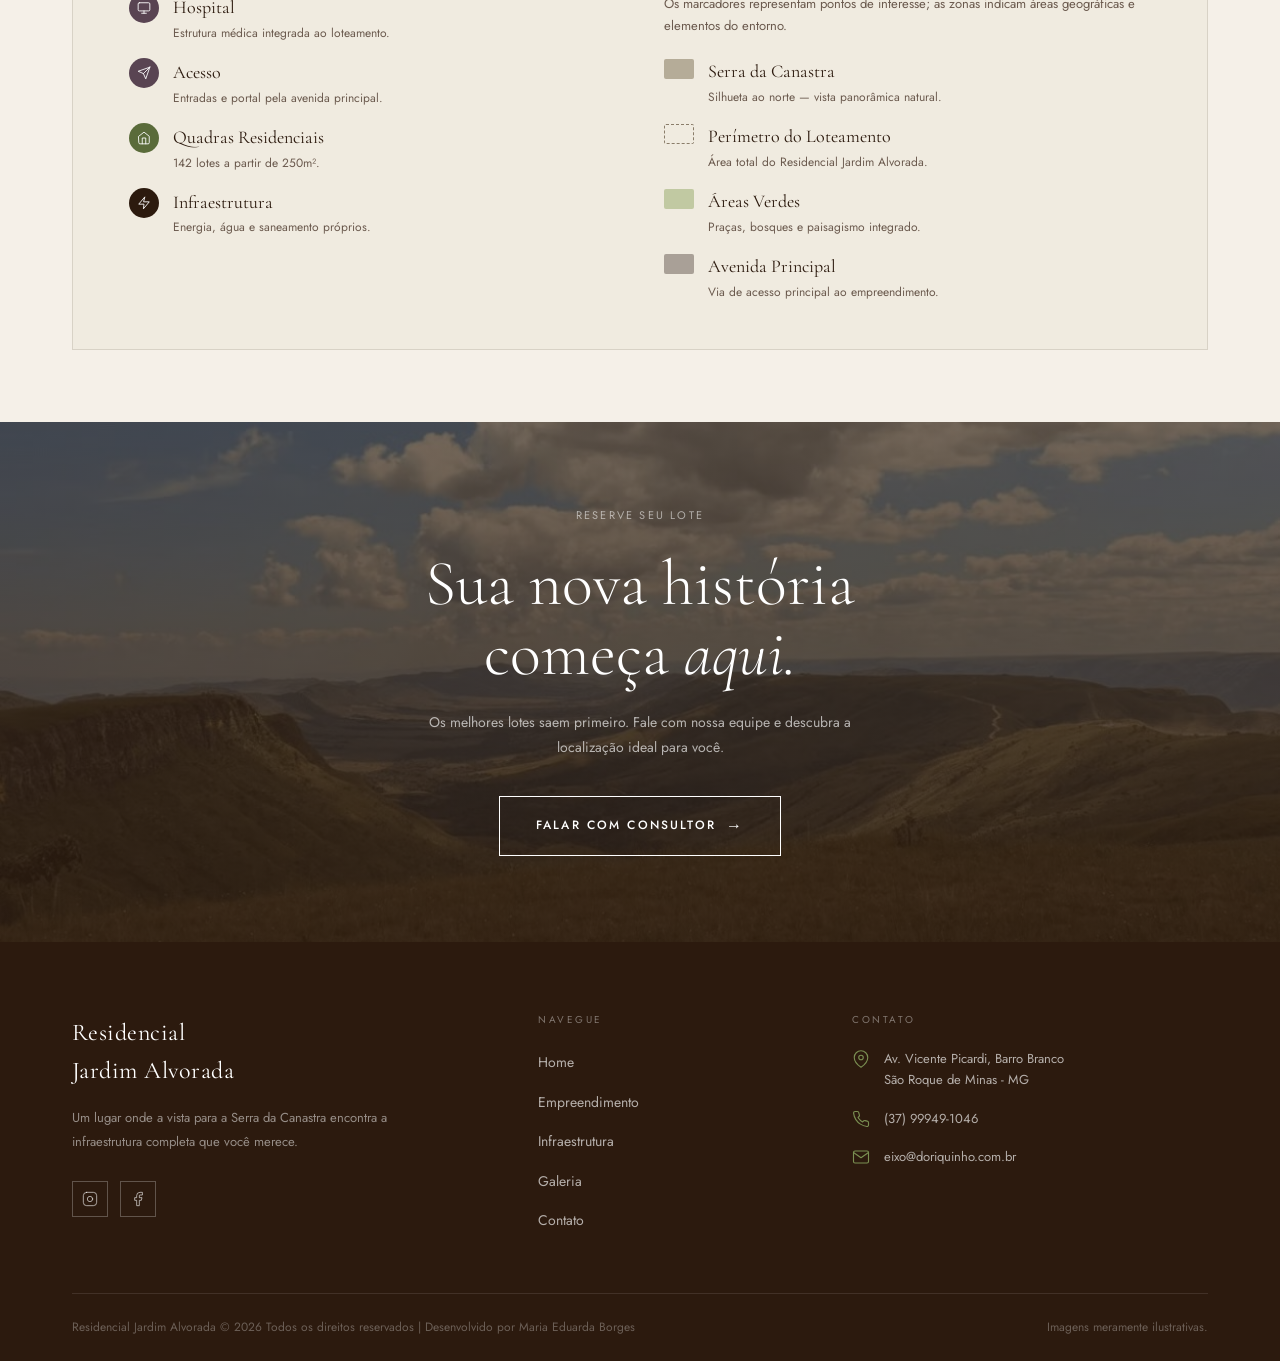
<file: jardim-alvorada/empreendimento.html>
<!DOCTYPE html>
<html lang="pt-br">
<head>
  <meta charset="UTF-8">
  <meta name="viewport" content="width=device-width, initial-scale=1.0">
  <title>Empreendimento · Jardim Alvorada</title>
  <link rel="preconnect" href="https://fonts.googleapis.com">
  <link rel="preconnect" href="https://fonts.gstatic.com" crossorigin>
  <link href="https://fonts.googleapis.com/css2?family=Cormorant+Garamond:ital,wght@0,300;0,400;0,500;0,600;1,300;1,400;1,500&family=Jost:wght@300;400;500&display=swap" rel="stylesheet">
  <link rel="stylesheet" href="css/root.css">
  <link rel="stylesheet" href="css/components.css">
  <link rel="stylesheet" href="css/empreendimento.css">
</head>
<body>

<header class="nav nav-dark">
  <a href="index.html" class="logo-wrap">
    <img class="logo-icon" src="img/icone-transparent.png" alt="Jardim Alvorada ícone">
    <div class="logo-text-wrap">
      <span class="logo-name">Jardim Alvorada</span>
      <span class="logo-sub">Residencial</span>
    </div>
  </a>
  <nav>
    <ul class="nav-links">
      <li><a href="index.html">Home</a></li>
      <li><a href="empreendimento.html" class="active">Empreendimento</a></li>
      <li><a href="infraestrutura.html">Infraestrutura</a></li>
      <li><a href="galeria.html">Galeria</a></li>
      <li><a href="contato.html">Contato</a></li>
    </ul>
  </nav>
  <button class="nav-toggle" aria-label="Menu">
    <span></span><span></span><span></span>
  </button>
</header>

<div class="nav-mobile">
  <a href="index.html">Home</a>
  <a href="empreendimento.html" class="active">Empreendimento</a>
  <a href="infraestrutura.html">Infraestrutura</a>
  <a href="galeria.html">Galeria</a>
  <a href="contato.html">Contato</a>
</div>

<!-- HERO BANNER -->
<div class="page-hero-banner" style="background-image:url('img/emp-hero.jpg');background-position:center 40%;">
  <div class="ph-overlay" style="background:linear-gradient(to right,rgba(30,20,8,.75) 0%,rgba(30,20,8,.42) 60%,rgba(30,20,8,.18) 100%);"></div>
  <div class="ph-content">
    <span class="el">O Empreendimento</span>
    <h1>Um lugar feito para começar.</h1>
    <p>142 lotes residenciais em uma das localizações mais privilegiadas da cidade, com vista direta para a Serra da Canastra.</p>
  </div>
</div>

<!-- SOBRE -->
<section class="section-sobre">
  <span class="sl">Sobre</span>
  <h2 class="sobre-heading fade-up">Mais que um loteamento.<br><em>Um novo modo de viver.</em></h2>
  <div class="sobre-cols fade-up delay-1">
    <p>O Residencial Jardim Alvorada foi concebido para quem busca o equilíbrio entre conforto, segurança e contato com a natureza. Cada detalhe — do desenho urbanístico ao paisagismo — foi pensado para valorizar a experiência cotidiana dos moradores.</p>
    <p>Localizado em uma das principais avenidas da cidade, o empreendimento oferece acesso fácil ao centro, comércio, escolas e serviços, sem abrir mão da tranquilidade de viver cercado pelo verde e contemplando a imponência da Serra da Canastra.</p>
  </div>
</section>

<!-- NÚMEROS -->
<section class="section-numeros">
  <div class="numeros-grid">
    <div class="numero-item fade-up">
      <div class="numero-valor">142</div>
      <div class="numero-label">Lotes Residenciais</div>
    </div>
    <div class="numero-item fade-up delay-1">
      <div class="numero-valor">250m²</div>
      <div class="numero-label">Metragem Mínima</div>
    </div>
    <div class="numero-item fade-up delay-2">
      <div class="numero-valor">01</div>
      <div class="numero-label">Hospital Integrado</div>
    </div>
    <div class="numero-item fade-up delay-3">
      <div class="numero-valor">100%</div>
      <div class="numero-label">Infraestrutura Completa</div>
    </div>
  </div>
</section>

<!-- OS LOTES -->
<section class="section-lotes">
  <div class="lotes-image fade-up">
    <img src="img/lotes.jpg" alt="Lotes" style="border-radius:2px;">
  </div>
  <div class="lotes-text fade-up delay-1">
    <span class="sl">Os Lotes</span>
    <h2>Espaço para sua família <em>crescer.</em></h2>
    <p class="tp">Lotes a partir de 250m², com formatos pensados para acomodar projetos residenciais variados. Da casa térrea aconchegante ao sobrado moderno, há espaço para realizar o seu sonho.</p>
    <ul class="lotes-list">
      <li>
        <div class="lic"><svg viewBox="0 0 24 24"><path d="M3 9l9-7 9 7v11a2 2 0 01-2 2H5a2 2 0 01-2-2z"/><polyline points="9,22 9,12 15,12 15,22"/></svg></div>
        Lotes a partir de 250m²
      </li>
      <li>
        <div class="lic"><svg viewBox="0 0 24 24"><polyline points="3,17 9,11 13,15 21,7"/><polyline points="14,7 21,7 21,14"/></svg></div>
        Vista privilegiada para a Serra da Canastra
      </li>
      <li>
        <div class="lic"><svg viewBox="0 0 24 24"><path d="M21 10c0 7-9 13-9 13s-9-6-9-13a9 9 0 0118 0z"/><circle cx="12" cy="10" r="3"/></svg></div>
        Localização em avenida principal
      </li>
      <li>
        <div class="lic"><svg viewBox="0 0 24 24"><path d="M12 2L2 7l10 5 10-5-10-5z"/><path d="M2 17l10 5 10-5"/><path d="M2 12l10 5 10-5"/></svg></div>
        Projeto de paisagismo integrado
      </li>
    </ul>
  </div>
</section>

<!-- MAPA INTERATIVO -->
<section class="section-mapa">
  <div class="mapa-intro">
    <span class="sl">Mapa Interativo</span>
    <h2 class="fade-up">Explore cada <em>ponto<br>do empreendimento.</em></h2>
    <p class="fade-up delay-1">Clique nos marcadores para descobrir a localização da Serra da Canastra, o acesso pela avenida principal, o hospital integrado, áreas verdes e a infraestrutura completa.</p>
  </div>

  <div class="mapa-layout fade-up delay-2">
    <div class="mapa-svg-wrap">
      <svg id="mapa-svg" viewBox="0 0 780 520" xmlns="http://www.w3.org/2000/svg" preserveAspectRatio="xMidYMid meet">
        <rect width="780" height="520" fill="#e8e2d6"/>
        <g stroke="#d4ccc0" stroke-width="0.5" opacity="0.7">
          <line x1="0" y1="130" x2="780" y2="130"/><line x1="0" y1="200" x2="780" y2="200"/>
          <line x1="0" y1="270" x2="780" y2="270"/><line x1="0" y1="340" x2="780" y2="340"/>
          <line x1="0" y1="410" x2="780" y2="410"/>
          <line x1="160" y1="60" x2="160" y2="480"/><line x1="320" y1="60" x2="320" y2="480"/>
          <line x1="480" y1="60" x2="480" y2="480"/><line x1="640" y1="60" x2="640" y2="480"/>
        </g>
        <polygon points="0,120 60,60 110,90 160,45 200,75 240,50 290,80 340,55 390,78 430,50 480,70 530,48 580,72 630,55 680,75 720,52 780,70 780,0 0,0" fill="#b5ac98" opacity="0.85"/>
        <polygon points="0,120 60,60 110,90 160,45 200,75 240,50 290,80 340,55 390,78 430,50 480,70 530,48 580,72 630,55 680,75 720,52 780,70 780,125 0,125" fill="#cdc6b5" opacity="0.6"/>
        <text x="390" y="28" text-anchor="middle" font-family="Jost,sans-serif" font-size="11" letter-spacing="4" fill="rgba(60,45,25,0.55)">SERRA DA CANASTRA</text>
        <rect x="150" y="155" width="520" height="270" fill="#dfd8ca" fill-opacity="0.6" stroke="#8a7d6a" stroke-width="1.5" stroke-dasharray="8,5" rx="2"/>
        <g stroke="#ccc5b5" stroke-width="0.8" opacity="0.8">
          <line x1="303" y1="155" x2="303" y2="425"/><line x1="457" y1="155" x2="457" y2="425"/>
          <line x1="150" y1="270" x2="670" y2="270"/><line x1="150" y1="340" x2="670" y2="340"/>
        </g>
        <ellipse cx="545" cy="220" rx="65" ry="30" fill="#9aad70" fill-opacity="0.35"/>
        <ellipse cx="615" cy="320" rx="50" ry="22" fill="#9aad70" fill-opacity="0.30"/>
        <ellipse cx="210" cy="370" rx="42" ry="20" fill="#9aad70" fill-opacity="0.28"/>
        <rect x="0" y="450" width="780" height="28" fill="#8a8078" fill-opacity="0.55"/>
        <line x1="0" y1="464" x2="780" y2="464" stroke="rgba(255,255,255,0.3)" stroke-width="1.5" stroke-dasharray="18,12"/>
        <text x="390" y="496" text-anchor="middle" font-family="Jost,sans-serif" font-size="11" letter-spacing="3" fill="rgba(60,45,25,0.6)">AVENIDA PRINCIPAL</text>
        <g transform="translate(720,410)">
          <circle cx="0" cy="0" r="22" fill="rgba(245,240,232,0.9)" stroke="#c0b8a8" stroke-width="1"/>
          <polygon points="0,-14 -5,8 0,4 5,8" fill="#2c1a0e"/>
          <polygon points="0,14 -5,-8 0,-4 5,-8" fill="#8a8078"/>
          <text x="0" y="-17" text-anchor="middle" font-family="Jost,sans-serif" font-size="8" fill="#2c1a0e" font-weight="500">N</text>
        </g>
        <!-- MARKERS -->
        <g class="marker" id="m-serra" onclick="selectMarker('serra')">
          <circle class="bg" cx="390" cy="78" r="20" fill="#2c1a0e"/>
          <g transform="translate(390,78)">
            <line x1="-8" y1="4" x2="-3" y2="-2" stroke="white" stroke-width="1.8" stroke-linecap="round"/>
            <line x1="-3" y1="-2" x2="1" y2="2" stroke="white" stroke-width="1.8" stroke-linecap="round"/>
            <line x1="1" y1="2" x2="8" y2="-5" stroke="white" stroke-width="1.8" stroke-linecap="round"/>
            <polyline points="3,-5 8,-5 8,0" fill="none" stroke="white" stroke-width="1.8" stroke-linecap="round"/>
          </g>
        </g>
        <g class="marker" id="m-hospital" onclick="selectMarker('hospital')">
          <circle class="bg" cx="245" cy="290" r="22" fill="#594452"/>
          <g transform="translate(245,290)" fill="none" stroke="white" stroke-width="1.8" stroke-linecap="round">
            <rect x="-9" y="-7" width="18" height="12" rx="1"/>
            <line x1="-4" y1="5" x2="4" y2="5"/>
            <line x1="0" y1="5" x2="0" y2="8"/>
          </g>
        </g>
        <g class="marker" id="m-acesso" onclick="selectMarker('acesso')">
          <circle class="bg" cx="155" cy="455" r="18" fill="#594452"/>
          <g transform="translate(155,455)" fill="none" stroke="white" stroke-width="1.8" stroke-linecap="round">
            <line x1="7" y1="-7" x2="-4" y2="4"/>
            <polygon points="7,-7 2,7 -4,4 -8,-1 7,-7" fill="white" stroke="none"/>
          </g>
        </g>
        <g class="marker" id="m-quadras" onclick="selectMarker('quadras')">
          <circle class="bg" cx="390" cy="295" r="20" fill="#5a6b3a"/>
          <g transform="translate(390,295)" fill="none" stroke="white" stroke-width="1.8" stroke-linecap="round" stroke-linejoin="round">
            <path d="M-9,-2 L0,-9 L9,-2 L9,8 L-9,8 Z"/>
            <polyline points="-3,8 -3,1 3,1 3,8"/>
          </g>
        </g>
        <g class="marker" id="m-infra" onclick="selectMarker('infra')">
          <circle class="bg" cx="560" cy="340" r="20" fill="#2c1a0e"/>
          <g transform="translate(560,340)">
            <polygon points="0,-9 -9,5 -3,5 -4,9 9,-3 3,-3 4,-9" fill="white"/>
          </g>
        </g>
        <g class="marker" id="m-loc" onclick="selectMarker('loc')">
          <circle class="bg" cx="280" cy="455" r="18" fill="#2c1a0e"/>
          <g transform="translate(280,455)" fill="none" stroke="white" stroke-width="1.8" stroke-linecap="round">
            <path d="M0,-8 C-5,-8 -8,-5 -8,0 C-8,6 0,10 0,10 C0,10 8,6 8,0 C8,-5 5,-8 0,-8"/>
            <circle cx="0" cy="0" r="2.5" fill="white"/>
          </g>
        </g>
      </svg>
    </div>

    <div class="mapa-painel">
      <div class="pl">Ponto Selecionado</div>
      <div class="painel-sel">
        <div class="pic">
          <svg id="painel-svg-icon" viewBox="0 0 24 24" fill="none" stroke="currentColor" stroke-width="1.5" stroke-linecap="round" stroke-linejoin="round">
            <rect x="2" y="3" width="20" height="14" rx="2"/><line x1="8" y1="21" x2="16" y2="21"/><line x1="12" y1="17" x2="12" y2="21"/>
          </svg>
        </div>
        <h3 id="painel-titulo">Hospital Integrado</h3>
      </div>
      <p class="painel-desc" id="painel-desc">Estrutura hospitalar dentro do próprio loteamento, oferecendo segurança e conveniência para toda a família.</p>
      <div class="pex">Explorar</div>
      <div class="painel-tags">
        <button class="tag-btn" onclick="selectMarker('serra')">Serra da Canastra</button>
        <button class="tag-btn" onclick="selectMarker('loc')">Avenida Principal</button>
        <button class="tag-btn active" onclick="selectMarker('hospital')">Hospital Integrado</button>
        <button class="tag-btn" onclick="selectMarker('quadras')">Áreas Verdes</button>
        <button class="tag-btn" onclick="selectMarker('infra')">Centro de Infraestrutura</button>
        <button class="tag-btn" onclick="selectMarker('quadras')">Quadras Residenciais</button>
        <button class="tag-btn" onclick="selectMarker('acesso')">Portal de Entrada</button>
      </div>
    </div>
  </div>
</section>

<!-- LEGENDA -->
<div class="section-legenda fade-up">
  <div class="leg-label">Legenda</div>
  <h3 class="leg-title">Como ler o mapa</h3>
  <div class="leg-cols">
    <div>
      <div class="leg-st">Marcadores</div>
      <div class="leg-items">
        <div class="leg-item">
          <div class="li-icon" style="background:#594452;"><svg viewBox="0 0 24 24"><rect x="2" y="3" width="20" height="14" rx="2"/><line x1="8" y1="21" x2="16" y2="21"/><line x1="12" y1="17" x2="12" y2="21"/></svg></div>
          <div><p>Hospital</p><p>Estrutura médica integrada ao loteamento.</p></div>
        </div>
        <div class="leg-item">
          <div class="li-icon" style="background:#594452;"><svg viewBox="0 0 24 24"><line x1="22" y1="2" x2="11" y2="13"/><polygon points="22,2 15,22 11,13 2,9 22,2"/></svg></div>
          <div><p>Acesso</p><p>Entradas e portal pela avenida principal.</p></div>
        </div>
        <div class="leg-item">
          <div class="li-icon" style="background:#5a6b3a;"><svg viewBox="0 0 24 24"><path d="M3 9l9-7 9 7v11a2 2 0 01-2 2H5a2 2 0 01-2-2z"/><polyline points="9,22 9,12 15,12 15,22"/></svg></div>
          <div><p>Quadras Residenciais</p><p>142 lotes a partir de 250m².</p></div>
        </div>
        <div class="leg-item">
          <div class="li-icon" style="background:#2c1a0e;"><svg viewBox="0 0 24 24"><polygon points="13,2 3,14 12,14 11,22 21,10 12,10"/></svg></div>
          <div><p>Infraestrutura</p><p>Energia, água e saneamento próprios.</p></div>
        </div>
      </div>
    </div>
    <div>
      <div class="leg-st">Zonas e Áreas</div>
      <p style="font-family:'Jost',sans-serif;font-size:13px;color:var(--text-light);line-height:1.7;margin-bottom:20px;">Os marcadores representam pontos de interesse; as zonas indicam áreas geográficas e elementos do entorno.</p>
      <div class="leg-items">
        <div class="leg-item"><div class="li-swatch" style="background:#b5ac98;"></div><div><p>Serra da Canastra</p><p>Silhueta ao norte — vista panorâmica natural.</p></div></div>
        <div class="leg-item"><div class="li-swatch" style="background:transparent;border:1.5px dashed #8a7d6a;"></div><div><p>Perímetro do Loteamento</p><p>Área total do Residencial Jardim Alvorada.</p></div></div>
        <div class="leg-item"><div class="li-swatch" style="background:#9aad70;opacity:0.55;"></div><div><p>Áreas Verdes</p><p>Praças, bosques e paisagismo integrado.</p></div></div>
        <div class="leg-item"><div class="li-swatch" style="background:#8a8078;opacity:0.7;"></div><div><p>Avenida Principal</p><p>Via de acesso principal ao empreendimento.</p></div></div>
      </div>
    </div>
  </div>
</div>
<div class="spacer-b"></div>

<!-- CTA -->
<section class="section-cta" style="background-image:url('img/emp-cta.jpg');">
  <div class="cta-overlay"></div>
  <div class="cta-content fade-up">
    <span class="label section-label">Reserve seu Lote</span>
    <h2>Sua nova história começa <em>aqui.</em></h2>
    <p>Os melhores lotes saem primeiro. Fale com nossa equipe e descubra a localização ideal para você.</p>
    <a href="contato.html" class="btn btn-outline-dark">Falar com Consultor <span class="arrow">→</span></a>
  </div>
</section>

<!-- FOOTER -->
<footer class="footer">
  <div class="footer-grid">
    <div class="footer-brand">
      <span class="logo-name">Residencial<br>Jardim Alvorada</span>
      <p>Um lugar onde a vista para a Serra da Canastra encontra a infraestrutura completa que você merece.</p>
      <div class="footer-social">
        <a href="#" class="social-btn"><svg width="16" height="16" viewBox="0 0 24 24" fill="none" stroke="currentColor" stroke-width="1.5" stroke-linecap="round"><rect x="2" y="2" width="20" height="20" rx="5"/><circle cx="12" cy="12" r="4"/></svg></a>
        <a href="#" class="social-btn"><svg width="16" height="16" viewBox="0 0 24 24" fill="none" stroke="currentColor" stroke-width="1.5" stroke-linecap="round"><path d="M18 2h-3a5 5 0 00-5 5v3H7v4h3v8h4v-8h3l1-4h-4V7a1 1 0 011-1h3z"/></svg></a>
      </div>
    </div>
    <div class="footer-nav">
      <h4>Navegue</h4>
      <ul>
        <li><a href="index.html">Home</a></li>
        <li><a href="empreendimento.html">Empreendimento</a></li>
        <li><a href="infraestrutura.html">Infraestrutura</a></li>
        <li><a href="galeria.html">Galeria</a></li>
        <li><a href="contato.html">Contato</a></li>
      </ul>
    </div>
    <div class="footer-contact">
      <h4>Contato</h4>
      <div class="contact-item"><svg class="contact-icon" viewBox="0 0 24 24"><path d="M21 10c0 7-9 13-9 13s-9-6-9-13a9 9 0 0118 0z"/><circle cx="12" cy="10" r="3"/></svg><p>Av. Vicente Picardi, Barro Branco<br>São Roque de Minas - MG</p></div>
      <div class="contact-item"><svg class="contact-icon" viewBox="0 0 24 24"><path d="M22 16.92v3a2 2 0 01-2.18 2 19.79 19.79 0 01-8.63-3.07 19.5 19.5 0 01-6-6A19.79 19.79 0 012.12 4.18 2 2 0 014.11 2h3a2 2 0 012 1.72c.127.96.361 1.903.7 2.81a2 2 0 01-.45 2.11L8.09 9.91a16 16 0 006 6l1.27-1.27a2 2 0 012.11-.45c.907.339 1.85.573 2.81.7A2 2 0 0122 16.92z"/></svg><p>(37) 99949-1046</p></div>
      <div class="contact-item"><svg class="contact-icon" viewBox="0 0 24 24"><path d="M4 4h16c1.1 0 2 .9 2 2v12c0 1.1-.9 2-2 2H4c-1.1 0-2-.9-2-2V6c0-1.1.9-2 2-2z"/><polyline points="22,6 12,13 2,6"/></svg><p>eixo@doriquinho.com.br</p></div>
    </div>
  </div>
  <div class="footer-bottom">
    <p>Residencial Jardim Alvorada © 2026 Todos os direitos reservados | Desenvolvido por Maria Eduarda Borges</p>
    <p>Imagens meramente ilustrativas.</p>
  </div>
</footer>

<script src="shared.js"></script>
<script src="empreendimento.js"></script>
</body>
</html>
</file>
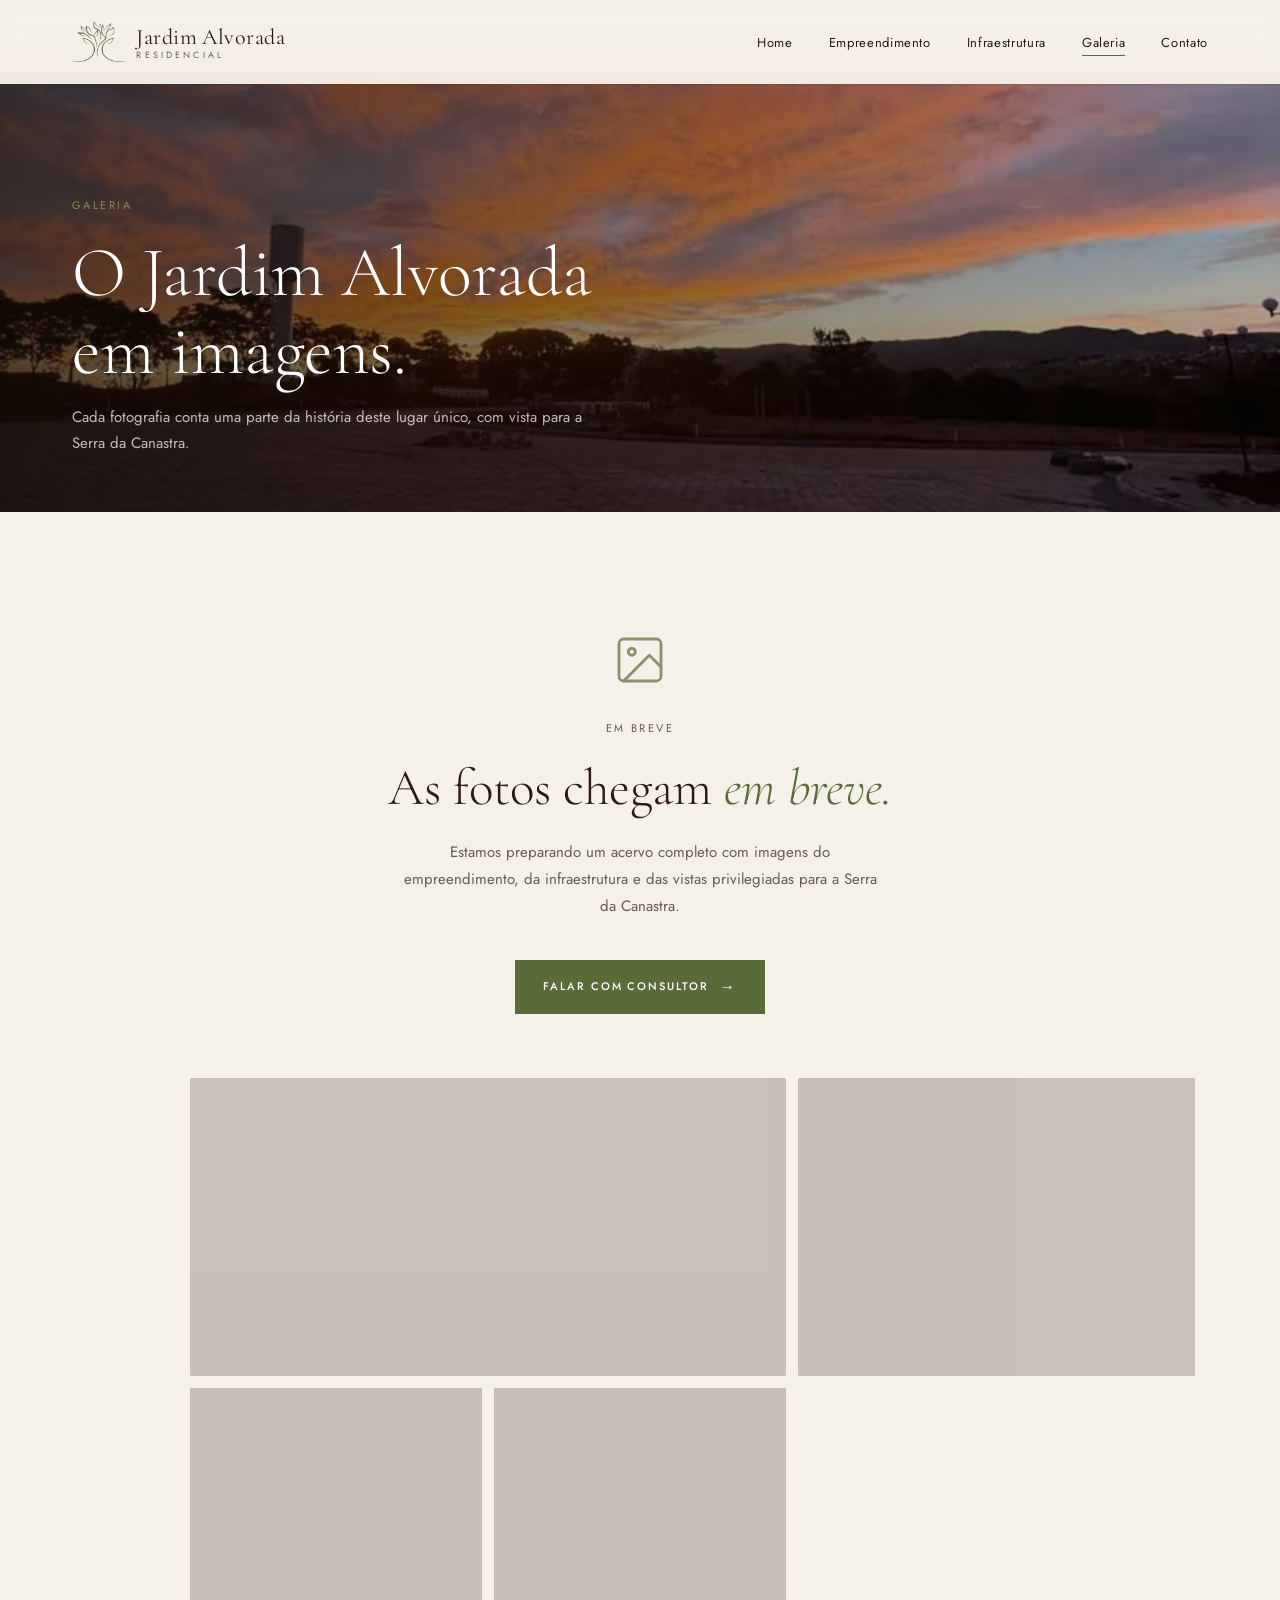
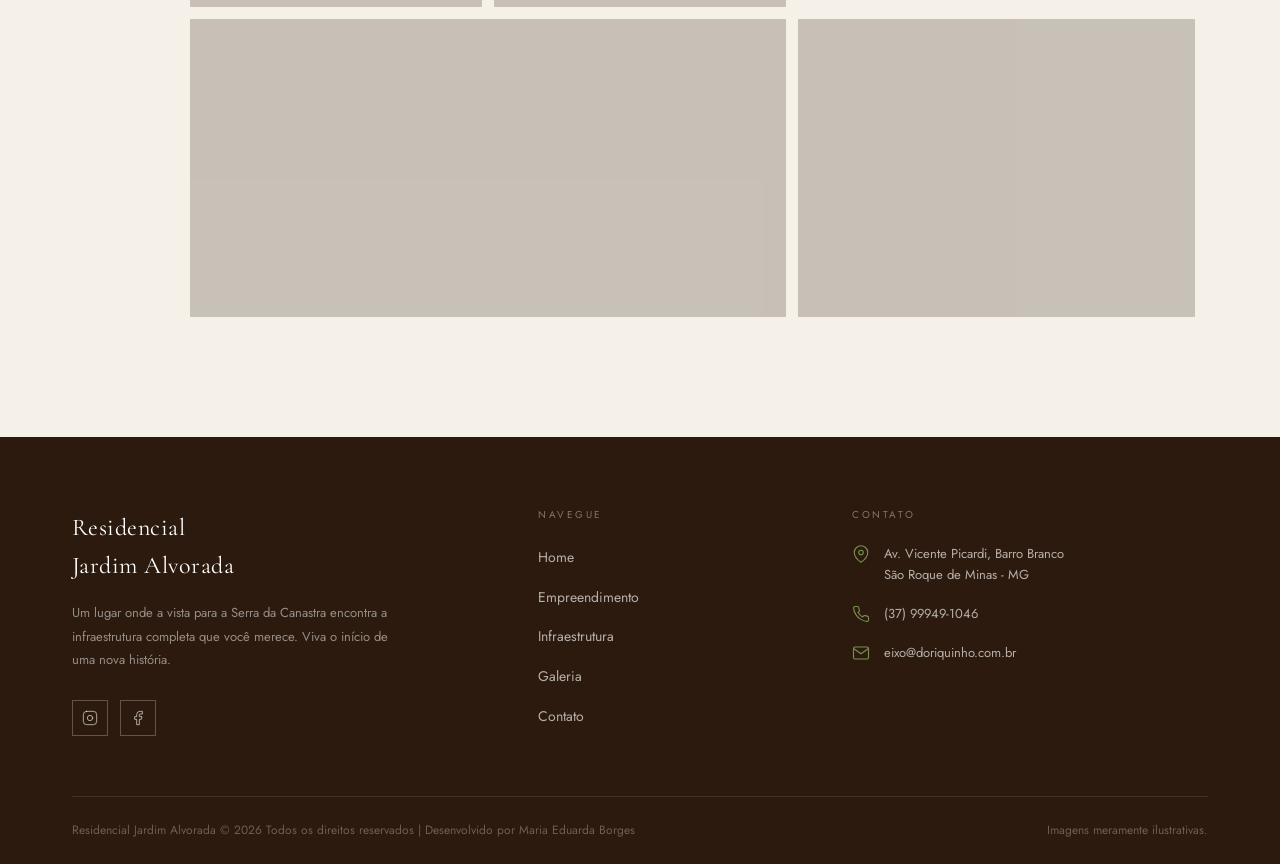
<file: jardim-alvorada/galeria.html>
<!DOCTYPE html>
<html lang="pt-br">
<head>
  <meta charset="UTF-8">
  <meta name="viewport" content="width=device-width, initial-scale=1.0">
  <title>Galeria · Jardim Alvorada</title>
  <link rel="preconnect" href="https://fonts.googleapis.com">
  <link rel="preconnect" href="https://fonts.gstatic.com" crossorigin>
  <link href="https://fonts.googleapis.com/css2?family=Cormorant+Garamond:ital,wght@0,300;0,400;0,500;0,600;1,300;1,400;1,500&family=Jost:wght@300;400;500&display=swap" rel="stylesheet">
  <link rel="stylesheet" href="css/root.css">
  <link rel="stylesheet" href="css/components.css">
  <link rel="stylesheet" href="css/galeria.css">
</head>
<body>

<header class="nav nav-dark">
  <a href="index.html" class="logo-wrap">
    <img class="logo-icon" src="img/icone-transparent.png" alt="Jardim Alvorada ícone">
    <div class="logo-text-wrap">
      <span class="logo-name">Jardim Alvorada</span>
      <span class="logo-sub">Residencial</span>
    </div>
  </a>
  <nav>
    <ul class="nav-links">
      <li><a href="index.html">Home</a></li>
      <li><a href="empreendimento.html">Empreendimento</a></li>
      <li><a href="infraestrutura.html">Infraestrutura</a></li>
      <li><a href="galeria.html" class="active">Galeria</a></li>
      <li><a href="contato.html">Contato</a></li>
    </ul>
  </nav>
  <button class="nav-toggle" aria-label="Menu">
    <span></span><span></span><span></span>
  </button>
</header>

<div class="nav-mobile">
  <a href="index.html">Home</a>
  <a href="empreendimento.html">Empreendimento</a>
  <a href="infraestrutura.html">Infraestrutura</a>
  <a href="galeria.html" class="active">Galeria</a>
  <a href="contato.html">Contato</a>
</div>

<!-- HERO BANNER -->
<div class="page-hero-banner" style="background-image:url('img/galeria-hero.jpg');background-position:center 50%;">
  <div class="ph-overlay" style="background:linear-gradient(to right,rgba(20,12,4,.72) 0%,rgba(20,12,4,.45) 55%,rgba(20,12,4,.20) 100%);"></div>
  <div class="ph-content">
    <span class="el">Galeria</span>
    <h1>O Jardim Alvorada em imagens.</h1>
    <p>Cada fotografia conta uma parte da história deste lugar único, com vista para a Serra da Canastra.</p>
  </div>
</div>

<!-- EM BREVE -->
<section class="section-em-breve">
  <svg class="eb-icon" viewBox="0 0 24 24">
    <rect x="3" y="3" width="18" height="18" rx="2"/>
    <circle cx="8.5" cy="8.5" r="1.5"/>
    <polyline points="21,15 16,10 5,21"/>
  </svg>
  <div class="eb-label">Em breve</div>
  <h2>As fotos chegam <em>em breve.</em></h2>
  <p>Estamos preparando um acervo completo com imagens do empreendimento, da infraestrutura e das vistas privilegiadas para a Serra da Canastra.</p>
  <a href="contato.html" class="btn btn-primary">Falar com Consultor <span class="arrow">→</span></a>

  <div class="gal-placeholder-grid">
    <div class="gph-item"></div>
    <div class="gph-item"></div>
    <div class="gph-item"></div>
    <div class="gph-item"></div>
    <div class="gph-item"></div>
    <div class="gph-item"></div>
  </div>
</section>

<!-- FOOTER -->
<footer class="footer">
  <div class="footer-grid">
    <div class="footer-brand">
      <span class="logo-name">Residencial<br>Jardim Alvorada</span>
      <p>Um lugar onde a vista para a Serra da Canastra encontra a infraestrutura completa que você merece. Viva o início de uma nova história.</p>
      <div class="footer-social">
        <a href="#" class="social-btn" aria-label="Instagram">
          <svg width="16" height="16" viewBox="0 0 24 24" fill="none" stroke="currentColor" stroke-width="1.5" stroke-linecap="round"><rect x="2" y="2" width="20" height="20" rx="5"/><circle cx="12" cy="12" r="4"/></svg>
        </a>
        <a href="#" class="social-btn" aria-label="Facebook">
          <svg width="16" height="16" viewBox="0 0 24 24" fill="none" stroke="currentColor" stroke-width="1.5" stroke-linecap="round"><path d="M18 2h-3a5 5 0 00-5 5v3H7v4h3v8h4v-8h3l1-4h-4V7a1 1 0 011-1h3z"/></svg>
        </a>
      </div>
    </div>
    <div class="footer-nav">
      <h4>Navegue</h4>
      <ul>
        <li><a href="index.html">Home</a></li>
        <li><a href="empreendimento.html">Empreendimento</a></li>
        <li><a href="infraestrutura.html">Infraestrutura</a></li>
        <li><a href="galeria.html">Galeria</a></li>
        <li><a href="contato.html">Contato</a></li>
      </ul>
    </div>
    <div class="footer-contact">
      <h4>Contato</h4>
      <div class="contact-item"><svg class="contact-icon" viewBox="0 0 24 24"><path d="M21 10c0 7-9 13-9 13s-9-6-9-13a9 9 0 0118 0z"/><circle cx="12" cy="10" r="3"/></svg><p>Av. Vicente Picardi, Barro Branco<br>São Roque de Minas - MG</p></div>
      <div class="contact-item"><svg class="contact-icon" viewBox="0 0 24 24"><path d="M22 16.92v3a2 2 0 01-2.18 2 19.79 19.79 0 01-8.63-3.07 19.5 19.5 0 01-6-6A19.79 19.79 0 012.12 4.18 2 2 0 014.11 2h3a2 2 0 012 1.72c.127.96.361 1.903.7 2.81a2 2 0 01-.45 2.11L8.09 9.91a16 16 0 006 6l1.27-1.27a2 2 0 012.11-.45c.907.339 1.85.573 2.81.7A2 2 0 0122 16.92z"/></svg><p>(37) 99949-1046</p></div>
      <div class="contact-item"><svg class="contact-icon" viewBox="0 0 24 24"><path d="M4 4h16c1.1 0 2 .9 2 2v12c0 1.1-.9 2-2 2H4c-1.1 0-2-.9-2-2V6c0-1.1.9-2 2-2z"/><polyline points="22,6 12,13 2,6"/></svg><p>eixo@doriquinho.com.br</p></div>
    </div>
  </div>
  <div class="footer-bottom">
    <p>Residencial Jardim Alvorada © 2026 Todos os direitos reservados | Desenvolvido por Maria Eduarda Borges</p>
    <p>Imagens meramente ilustrativas.</p>
  </div>
</footer>

<script src="shared.js"></script>
<script src="galeria.js"></script>
</body>
</html>
</file>
<file: jardim-alvorada/css/root.css>
/* ============================================================
   root.css — variáveis CSS, reset e tipografia base
   Jardim Alvorada Residencial
   ============================================================ */

/* ===== VARIÁVEIS ===== */
:root {
  /* Paleta */
  --cream:        #f5f0e8;
  --dark-brown:   #2c1a0e;
  --medium-brown: #3d2512;
  --green:        #5a6b3a;
  --green-light:  #7a8f52;
  --green-hover:  #4a5930;
  --mauve:        #594452;
  --text:         #2c1a0e;
  --text-light:   #6b5a4e;
  --white:        #ffffff;
  --border:       rgba(44, 26, 14, 0.12);

  /* Tipografia */
  --font-serif: 'Cormorant Garamond', Georgia, serif;
  --font-sans:  'Jost', sans-serif;

  /* Espaçamentos */
  --pad-h:      72px;   /* padding horizontal padrão */
  --pad-h-md:   32px;   /* padding horizontal mobile */

  /* Transições */
  --trans-base: 0.3s ease;
  --trans-slow: 0.8s ease;
}

/* ===== RESET ===== */
*, *::before, *::after {
  margin: 0;
  padding: 0;
  box-sizing: border-box;
}

html {
  scroll-behavior: smooth;
  -webkit-text-size-adjust: 100%;
}

body {
  font-family: var(--font-serif);
  background: var(--cream);
  color: var(--text);
  line-height: 1.6;
  overflow-x: hidden;
}

img {
  display: block;
  max-width: 100%;
}

button {
  font-family: inherit;
}

/* ===== TIPOGRAFIA BASE ===== */
h1, h2, h3, h4 {
  font-family: var(--font-serif);
  font-weight: 400;
  line-height: 1.15;
}

p, a, li, span {
  font-family: var(--font-sans);
}

/* Label utilitário — usado em toda a aplicação */
.label {
  font-family: var(--font-sans);
  font-size: 11px;
  letter-spacing: 0.2em;
  text-transform: uppercase;
  font-weight: 400;
}

/* Eyelet (subtítulo de seção em topo) */
.el,
.sl {
  font-family: var(--font-sans);
  font-size: 11px;
  letter-spacing: 0.22em;
  text-transform: uppercase;
  color: var(--text-light);
  margin-bottom: 20px;
  display: block;
}

/* ===== ANIMAÇÕES GLOBAIS ===== */
.fade-up {
  opacity: 0;
  transform: translateY(32px);
  transition: opacity 0.8s ease, transform 0.8s ease;
}

.fade-up.visible {
  opacity: 1;
  transform: translateY(0);
}

.fade-up.delay-1 { transition-delay: 0.10s; }
.fade-up.delay-2 { transition-delay: 0.20s; }
.fade-up.delay-3 { transition-delay: 0.30s; }
.fade-up.delay-4 { transition-delay: 0.40s; }
.fade-up.delay-5 { transition-delay: 0.50s; }

/* ===== UTILITÁRIOS ===== */
.img-placeholder {
  width: 100%;
  height: 100%;
  background: linear-gradient(135deg, #3d2c1a, #594452, #4a5930);
  display: flex;
  align-items: center;
  justify-content: center;
  color: rgba(255,255,255,0.3);
  font-family: var(--font-sans);
  font-size: 12px;
  letter-spacing: 0.1em;
}
</file>
<file: jardim-alvorada/css/components.css>
/* ============================================================
   components.css — componentes reutilizáveis em todas as páginas
   Depende de: root.css
   ============================================================ */

/* ===== NAV ===== */
.nav {
  position: fixed;
  top: 0;
  width: 100%;
  padding: 22px var(--pad-h);
  display: flex;
  align-items: center;
  justify-content: space-between;
  z-index: 1000;
  transition: background var(--trans-base), box-shadow var(--trans-base);
  background: transparent;
}

.nav.hero-nav  { background: transparent; }

.nav.nav-scroll,
.nav.nav-dark  {
  background: rgba(245, 240, 232, 0.96);
  backdrop-filter: blur(12px);
  -webkit-backdrop-filter: blur(12px);
  box-shadow: 0 1px 0 var(--border);
}

/* Logo */
.logo-wrap {
  display: flex;
  align-items: center;
  gap: 10px;
  text-decoration: none;
  line-height: 1;
}

.logo-icon {
  height: 40px;
  width: auto;
  flex-shrink: 0;
  transition: filter var(--trans-base);
}

.hero-nav .logo-icon {
  filter: brightness(0) invert(1) opacity(0.85);
}

.nav-dark  .logo-icon,
.nav-scroll .logo-icon { filter: none; }

.logo-text-wrap {
  display: flex;
  flex-direction: column;
  line-height: 1;
}

.logo-name {
  font-family: var(--font-serif);
  font-size: 22px;
  font-weight: 400;
  letter-spacing: 0.02em;
  color: var(--dark-brown);
  transition: color var(--trans-base);
}

.logo-sub {
  font-family: var(--font-sans);
  font-size: 9px;
  letter-spacing: 0.35em;
  text-transform: uppercase;
  color: var(--text-light);
  margin-top: 2px;
  transition: color var(--trans-base);
}

.hero-nav .logo-name,
.hero-nav .logo-sub { color: var(--white); }

/* Links desktop */
.nav-links {
  display: flex;
  gap: 36px;
  list-style: none;
}

.nav-links a {
  font-family: var(--font-sans);
  font-size: 13px;
  letter-spacing: 0.05em;
  text-decoration: none;
  color: var(--dark-brown);
  transition: color var(--trans-base);
  position: relative;
}

.hero-nav .nav-links a { color: rgba(255,255,255,0.9); }

.nav-links a::after {
  content: '';
  position: absolute;
  bottom: -4px;
  left: 0;
  width: 0;
  height: 1px;
  background: var(--green);
  transition: width var(--trans-base);
}

.nav-links a:hover::after,
.nav-links a.active::after { width: 100%; }

.nav-links a:hover           { color: var(--green); }
.hero-nav .nav-links a:hover { color: var(--white); }

/* Hamburger */
.nav-toggle {
  display: none;
  flex-direction: column;
  gap: 5px;
  background: none;
  border: none;
  cursor: pointer;
  padding: 4px;
  z-index: 1100;
}

.nav-toggle span {
  display: block;
  width: 24px;
  height: 1.5px;
  background: var(--dark-brown);
  transition: all var(--trans-base);
  transform-origin: center;
}

.hero-nav .nav-toggle span { background: var(--white); }

.nav-toggle.open span:nth-child(1) { transform: translateY(6.5px) rotate(45deg); }
.nav-toggle.open span:nth-child(2) { opacity: 0; transform: scaleX(0); }
.nav-toggle.open span:nth-child(3) { transform: translateY(-6.5px) rotate(-45deg); }

/* Mobile overlay */
.nav-mobile {
  display: none;
  position: fixed;
  inset: 0;
  background: var(--cream);
  z-index: 1050;
  flex-direction: column;
  align-items: center;
  justify-content: center;
  gap: 32px;
  opacity: 0;
  pointer-events: none;
  transition: opacity 0.35s ease;
}

.nav-mobile.open {
  display: flex;
  opacity: 1;
  pointer-events: all;
}

.nav-mobile a {
  font-family: var(--font-serif);
  font-size: 36px;
  font-weight: 300;
  color: var(--dark-brown);
  text-decoration: none;
  letter-spacing: 0.02em;
  transition: color var(--trans-base);
}

.nav-mobile a:hover,
.nav-mobile a.active { color: var(--green); }

/* ===== PAGE HERO BANNER (páginas internas) ===== */
.page-hero-banner {
  width: 100%;
  height: 440px;
  position: relative;
  overflow: hidden;
  background-size: cover;
  background-repeat: no-repeat;
  margin-top: 72px;
}

.ph-overlay {
  position: absolute;
  inset: 0;
}

.ph-content {
  position: absolute;
  bottom: 0;
  left: 0;
  padding: 56px var(--pad-h);
  max-width: 700px;
}

.ph-content .el {
  color: var(--green-light);
  margin-bottom: 20px;
}

.ph-content h1 {
  font-size: clamp(44px, 5.5vw, 72px);
  font-weight: 300;
  color: var(--white);
  line-height: 1.1;
  margin-bottom: 16px;
}

.ph-content p {
  font-family: var(--font-sans);
  font-size: 15px;
  color: rgba(255,255,255,0.72);
  line-height: 1.7;
  max-width: 540px;
}

/* ===== BOTÕES ===== */
.btn {
  display: inline-flex;
  align-items: center;
  gap: 10px;
  padding: 14px 28px;
  font-family: var(--font-sans);
  font-size: 11px;
  font-weight: 500;
  letter-spacing: 0.18em;
  text-transform: uppercase;
  text-decoration: none;
  transition: all var(--trans-base);
  cursor: pointer;
  border: none;
}

.btn-primary            { background: var(--green); color: var(--white); }
.btn-primary:hover      { background: var(--green-hover); }

.btn-outline {
  border: 1.5px solid rgba(255,255,255,0.7);
  color: var(--white);
  background: transparent;
}
.btn-outline:hover {
  background: rgba(255,255,255,0.1);
  border-color: var(--white);
}

.btn-outline-dark {
  border: 1.5px solid var(--white);
  color: var(--white);
  background: transparent;
  padding: 16px 36px;
  font-size: 12px;
}
.btn-outline-dark:hover { background: rgba(255,255,255,0.15); }

.arrow { font-size: 16px; transition: transform var(--trans-base); }
.btn:hover .arrow { transform: translateX(4px); }

.link-arrow {
  font-family: var(--font-sans);
  font-size: 13px;
  letter-spacing: 0.03em;
  color: var(--dark-brown);
  text-decoration: none;
  display: inline-flex;
  align-items: center;
  gap: 8px;
  transition: gap var(--trans-base);
}
.link-arrow:hover { gap: 14px; }

/* ===== SECTION CTA (compartilhado por todas as páginas) ===== */
.section-cta {
  position: relative;
  min-height: 520px;
  display: flex;
  align-items: center;
  justify-content: center;
  text-align: center;
  background-size: cover;
  background-position: center;
  overflow: hidden;
}

.cta-overlay {
  position: absolute;
  inset: 0;
  background: linear-gradient(to bottom, rgba(60,38,20,0.7), rgba(44,26,14,0.85));
}

.cta-content {
  position: relative;
  z-index: 2;
  max-width: 640px;
  padding: 80px 40px;
}

.cta-content .section-label {
  color: rgba(255,255,255,0.55);
  margin-bottom: 24px;
  display: block;
}

.cta-content h2 {
  font-size: clamp(44px, 5vw, 68px);
  font-weight: 300;
  color: var(--white);
  margin-bottom: 20px;
  line-height: 1.1;
}

.cta-content h2 em { font-style: italic; }

.cta-content p {
  font-size: 14px;
  color: rgba(255,255,255,0.65);
  line-height: 1.8;
  margin-bottom: 36px;
  max-width: 480px;
  margin-left: auto;
  margin-right: auto;
}

/* ===== FOOTER ===== */
.footer {
  background: var(--dark-brown);
  color: var(--white);
  padding: 72px var(--pad-h) 0;
}

.footer-grid {
  display: grid;
  grid-template-columns: 1.6fr 1fr 1.4fr;
  gap: 60px;
  padding-bottom: 60px;
  border-bottom: 1px solid rgba(255,255,255,0.1);
}

.footer-brand .logo-name {
  color: var(--white);
  font-size: 24px;
  margin-bottom: 16px;
  display: block;
}

.footer-brand p {
  font-size: 13px;
  color: rgba(255,255,255,0.5);
  line-height: 1.8;
  max-width: 320px;
  margin-bottom: 28px;
}

.footer-social { display: flex; gap: 12px; }

.social-btn {
  width: 36px;
  height: 36px;
  border: 1px solid rgba(255,255,255,0.25);
  display: flex;
  align-items: center;
  justify-content: center;
  text-decoration: none;
  color: rgba(255,255,255,0.6);
  transition: all var(--trans-base);
}
.social-btn:hover {
  border-color: rgba(255,255,255,0.6);
  color: var(--white);
}

.footer-nav h4,
.footer-contact h4 {
  font-family: var(--font-sans);
  font-size: 10px;
  letter-spacing: 0.25em;
  text-transform: uppercase;
  color: rgba(255,255,255,0.4);
  margin-bottom: 24px;
}

.footer-nav ul {
  list-style: none;
  display: flex;
  flex-direction: column;
  gap: 14px;
}

.footer-nav a {
  font-family: var(--font-sans);
  font-size: 14px;
  color: rgba(255,255,255,0.65);
  text-decoration: none;
  transition: color var(--trans-base);
}
.footer-nav a:hover { color: var(--white); }

.contact-item {
  display: flex;
  align-items: flex-start;
  gap: 14px;
  margin-bottom: 18px;
}

.contact-icon {
  width: 18px;
  height: 18px;
  stroke: var(--green-light);
  fill: none;
  stroke-width: 1.5;
  stroke-linecap: round;
  stroke-linejoin: round;
  flex-shrink: 0;
  margin-top: 1px;
}

.contact-item p {
  font-family: var(--font-sans);
  font-size: 13px;
  color: rgba(255,255,255,0.65);
  line-height: 1.6;
}

.footer-bottom {
  padding: 24px 0;
  display: flex;
  justify-content: space-between;
  align-items: center;
  flex-wrap: wrap;
  gap: 8px;
}

.footer-bottom p {
  font-family: var(--font-sans);
  font-size: 12px;
  color: rgba(255,255,255,0.3);
}

/* ===== LIGHTBOX ===== */
.lightbox {
  display: none;
  position: fixed;
  inset: 0;
  background: rgba(0,0,0,0.92);
  z-index: 9999;
  align-items: center;
  justify-content: center;
}
.lightbox.active { display: flex; }
.lightbox img { max-width: 90vw; max-height: 85vh; object-fit: contain; }
.lightbox-close {
  position: absolute;
  top: 28px;
  right: 36px;
  color: rgba(255,255,255,0.7);
  font-size: 32px;
  cursor: pointer;
  font-weight: 200;
  line-height: 1;
  transition: color var(--trans-base);
  background: none;
  border: none;
}
.lightbox-close:hover { color: var(--white); }

/* ===== RESPONSIVE GLOBAL ===== */
@media (max-width: 1024px) {
  .nav { padding: 20px 40px; }
  .ph-content { padding: 40px 40px; }
  .footer { padding: 60px 40px 0; }
}

@media (max-width: 768px) {
  :root { --pad-h: var(--pad-h-md); }

  .nav { padding: 18px var(--pad-h-md); }
  .nav-links { display: none; }
  .nav-toggle { display: flex; }

  .ph-content { padding: 36px var(--pad-h-md); }
  .page-hero-banner { height: 360px; }

  .footer { padding: 60px var(--pad-h-md) 0; }
  .footer-grid { grid-template-columns: 1fr; gap: 40px; }
  .footer-bottom { flex-direction: column; align-items: flex-start; }
}

@media (max-width: 480px) {
  .page-hero-banner { height: 300px; }
}
</file>
<file: jardim-alvorada/css/index.css>
/* ============================================================
   index.css — estilos exclusivos da homepage (index.html)
   Depende de: root.css, components.css
   ============================================================ */

/* ===== HERO ===== */
.hero {
  height: 100vh;
  min-height: 700px;
  background-size: cover;
  background-position: center;
  background-repeat: no-repeat;
  display: flex;
  align-items: flex-end;
  padding: 80px var(--pad-h);
  position: relative;
  overflow: hidden;
}

.hero-overlay {
  position: absolute;
  inset: 0;
  background: linear-gradient(
    160deg,
    rgba(30, 18, 6, 0.55) 0%,
    rgba(44, 26, 14, 0.72) 50%,
    rgba(30, 18, 6, 0.82) 100%
  );
}

.hero-content {
  position: relative;
  z-index: 2;
  max-width: 620px;
}

.hero-label {
  color: rgba(255,255,255,0.65);
  margin-bottom: 20px;
  display: block;
}

.hero h1 {
  font-size: clamp(56px, 7vw, 88px);
  font-weight: 300;
  color: var(--white);
  letter-spacing: -0.01em;
  margin-bottom: 6px;
}

.hero h1 em {
  color: var(--green-light);
  font-style: italic;
  font-weight: 300;
}

.hero-sub {
  font-family: var(--font-sans);
  font-size: 15px;
  color: rgba(255,255,255,0.75);
  margin-top: 20px;
  margin-bottom: 36px;
  line-height: 1.7;
  max-width: 480px;
}

.hero-buttons {
  display: flex;
  gap: 16px;
  flex-wrap: wrap;
}

/* Scroll hint */
.scroll-hint {
  position: absolute;
  bottom: 32px;
  left: 50%;
  transform: translateX(-50%);
  z-index: 2;
  color: rgba(255,255,255,0.55);
  font-family: var(--font-sans);
  font-size: 10px;
  letter-spacing: 0.25em;
  text-transform: uppercase;
  display: flex;
  flex-direction: column;
  align-items: center;
  gap: 10px;
}

.scroll-line {
  width: 1px;
  height: 40px;
  background: rgba(255,255,255,0.4);
  animation: scrollDown 2s ease-in-out infinite;
}

@keyframes scrollDown {
  0%   { transform: scaleY(0); transform-origin: top; }
  50%  { transform: scaleY(1); transform-origin: top; }
  51%  { transform: scaleY(1); transform-origin: bottom; }
  100% { transform: scaleY(0); transform-origin: bottom; }
}

/* ===== SECTION: SPLIT EMPREENDIMENTO ===== */
.section-empreendimento {
  display: grid;
  grid-template-columns: 1fr 1fr;
  min-height: 600px;
}

.empreend-text {
  padding: 100px var(--pad-h);
  display: flex;
  flex-direction: column;
  justify-content: center;
  background: var(--cream);
}

.empreend-text .section-label {
  color: var(--text-light);
  margin-bottom: 28px;
  display: block;
}

.empreend-text h2 {
  font-size: clamp(36px, 4vw, 52px);
  font-weight: 300;
  color: var(--dark-brown);
  margin-bottom: 24px;
  line-height: 1.2;
}
.empreend-text h2 em { color: var(--green); font-style: italic; }

.empreend-text p {
  font-size: 15px;
  color: var(--text-light);
  line-height: 1.8;
  margin-bottom: 36px;
  max-width: 440px;
}

.empreend-image {
  position: relative;
  overflow: hidden;
  min-height: 500px;
}

.empreend-image img {
  width: 100%;
  height: 100%;
  object-fit: cover;
  transition: transform var(--trans-slow);
}
.empreend-image:hover img { transform: scale(1.03); }

/* ===== SECTION: DIFERENCIAIS ===== */
.section-diferenciais {
  background: var(--dark-brown);
  padding: 100px var(--pad-h);
  color: var(--white);
}

.diferenciais-header { margin-bottom: 72px; }

.diferenciais-header .section-label {
  color: var(--green-light);
  margin-bottom: 24px;
  display: block;
}

.diferenciais-header h2 {
  font-size: clamp(40px, 5vw, 62px);
  font-weight: 300;
  color: var(--white);
  max-width: 500px;
  line-height: 1.15;
}
.diferenciais-header h2 em { color: var(--green-light); font-style: italic; }

.diferenciais-grid {
  display: grid;
  grid-template-columns: repeat(3, 1fr);
  border-top: 1px solid rgba(255,255,255,0.12);
}

.diferencial-item {
  padding: 48px 40px;
  border-bottom: 1px solid rgba(255,255,255,0.12);
  transition: background var(--trans-base);
}
.diferencial-item:not(:nth-child(3n)) {
  border-right: 1px solid rgba(255,255,255,0.12);
}
.diferencial-item:hover { background: rgba(255,255,255,0.04); }

.dif-icon {
  width: 32px;
  height: 32px;
  margin-bottom: 28px;
  stroke: var(--green-light);
  fill: none;
  stroke-width: 1.5;
  stroke-linecap: round;
  stroke-linejoin: round;
}

.diferencial-item h3 {
  font-size: 26px;
  font-weight: 400;
  color: var(--white);
  margin-bottom: 8px;
}
.diferencial-item p {
  font-size: 13px;
  color: rgba(255,255,255,0.5);
  letter-spacing: 0.02em;
}

/* ===== RESPONSIVE ===== */
@media (max-width: 768px) {
  .hero { padding: 60px var(--pad-h-md); }
  .section-empreendimento { grid-template-columns: 1fr; }
  .empreend-text { padding: 64px var(--pad-h-md); }
  .empreend-image { min-height: 320px; }
  .section-diferenciais { padding: 72px var(--pad-h-md); }
  .diferenciais-grid { grid-template-columns: 1fr; }
  .diferencial-item:not(:nth-child(3n)) { border-right: none; }
}

@media (max-width: 480px) {
  .hero h1 { font-size: 42px; }
  .hero { padding: 40px 24px; }
}
</file>
<file: frontend/css/root.css>
/* ============================================================
   root.css — variáveis CSS, reset e tipografia base
   Jardim Alvorada Residencial
   ============================================================ */

/* ===== VARIÁVEIS ===== */
:root {
  /* Paleta */
  --cream:        #f5f0e8;
  --dark-brown:   #2c1a0e;
  --medium-brown: #3d2512;
  --green:        #5a6b3a;
  --green-light:  #7a8f52;
  --green-hover:  #4a5930;
  --mauve:        #594452;
  --text:         #2c1a0e;
  --text-light:   #6b5a4e;
  --white:        #ffffff;
  --border:       rgba(44, 26, 14, 0.12);

  /* Tipografia */
  --font-serif: 'Cormorant Garamond', Georgia, serif;
  --font-sans:  'Jost', sans-serif;

  /* Espaçamentos */
  --pad-h:      72px;   /* padding horizontal padrão */
  --pad-h-md:   32px;   /* padding horizontal mobile */

  /* Transições */
  --trans-base: 0.3s ease;
  --trans-slow: 0.8s ease;
}

/* ===== RESET ===== */
*, *::before, *::after {
  margin: 0;
  padding: 0;
  box-sizing: border-box;
}

html {
  scroll-behavior: smooth;
  -webkit-text-size-adjust: 100%;
}

body {
  font-family: var(--font-serif);
  background: var(--cream);
  color: var(--text);
  line-height: 1.6;
  overflow-x: hidden;
}

img {
  display: block;
  max-width: 100%;
}

button {
  font-family: inherit;
}

/* ===== TIPOGRAFIA BASE ===== */
h1, h2, h3, h4 {
  font-family: var(--font-serif);
  font-weight: 400;
  line-height: 1.15;
}

p, a, li, span {
  font-family: var(--font-sans);
}

/* Label utilitário — usado em toda a aplicação */
.label {
  font-family: var(--font-sans);
  font-size: 11px;
  letter-spacing: 0.2em;
  text-transform: uppercase;
  font-weight: 400;
}

/* Eyelet (subtítulo de seção em topo) */
.el,
.sl {
  font-family: var(--font-sans);
  font-size: 11px;
  letter-spacing: 0.22em;
  text-transform: uppercase;
  color: var(--text-light);
  margin-bottom: 20px;
  display: block;
}

/* ===== ANIMAÇÕES GLOBAIS ===== */
.fade-up {
  opacity: 0;
  transform: translateY(32px);
  transition: opacity 0.8s ease, transform 0.8s ease;
}

.fade-up.visible {
  opacity: 1;
  transform: translateY(0);
}

.fade-up.delay-1 { transition-delay: 0.10s; }
.fade-up.delay-2 { transition-delay: 0.20s; }
.fade-up.delay-3 { transition-delay: 0.30s; }
.fade-up.delay-4 { transition-delay: 0.40s; }
.fade-up.delay-5 { transition-delay: 0.50s; }

/* ===== UTILITÁRIOS ===== */
.img-placeholder {
  width: 100%;
  height: 100%;
  background: linear-gradient(135deg, #3d2c1a, #594452, #4a5930);
  display: flex;
  align-items: center;
  justify-content: center;
  color: rgba(255,255,255,0.3);
  font-family: var(--font-sans);
  font-size: 12px;
  letter-spacing: 0.1em;
}
</file>
<file: frontend/css/components.css>
/* ============================================================
   components.css — componentes reutilizáveis em todas as páginas
   Depende de: root.css
   ============================================================ */

/* ===== NAV ===== */
.nav {
  position: fixed;
  top: 0;
  width: 100%;
  padding: 22px var(--pad-h);
  display: flex;
  align-items: center;
  justify-content: space-between;
  z-index: 1000;
  transition: background var(--trans-base), box-shadow var(--trans-base);
  background: transparent;
}

.nav.hero-nav  { background: transparent; }

.nav.nav-scroll,
.nav.nav-dark  {
  background: rgba(245, 240, 232, 0.96);
  backdrop-filter: blur(12px);
  -webkit-backdrop-filter: blur(12px);
  box-shadow: 0 1px 0 var(--border);
}

/* Logo */
.logo-wrap {
  display: flex;
  align-items: center;
  gap: 10px;
  text-decoration: none;
  line-height: 1;
}

.logo-icon {
  height: 40px;
  width: auto;
  flex-shrink: 0;
  transition: filter var(--trans-base);
}

.hero-nav .logo-icon {
  filter: brightness(0) invert(1) opacity(0.85);
}

.nav-dark  .logo-icon,
.nav-scroll .logo-icon { filter: none; }

.logo-text-wrap {
  display: flex;
  flex-direction: column;
  line-height: 1;
}

.logo-name {
  font-family: var(--font-serif);
  font-size: 22px;
  font-weight: 400;
  letter-spacing: 0.02em;
  color: var(--dark-brown);
  transition: color var(--trans-base);
}

.logo-sub {
  font-family: var(--font-sans);
  font-size: 9px;
  letter-spacing: 0.35em;
  text-transform: uppercase;
  color: var(--text-light);
  margin-top: 2px;
  transition: color var(--trans-base);
}

.hero-nav .logo-name,
.hero-nav .logo-sub { color: var(--white); }

/* Links desktop */
.nav-links {
  display: flex;
  gap: 36px;
  list-style: none;
}

.nav-links a {
  font-family: var(--font-sans);
  font-size: 13px;
  letter-spacing: 0.05em;
  text-decoration: none;
  color: var(--dark-brown);
  transition: color var(--trans-base);
  position: relative;
}

.hero-nav .nav-links a { color: rgba(255,255,255,0.9); }

.nav-links a::after {
  content: '';
  position: absolute;
  bottom: -4px;
  left: 0;
  width: 0;
  height: 1px;
  background: var(--green);
  transition: width var(--trans-base);
}

.nav-links a:hover::after,
.nav-links a.active::after { width: 100%; }

.nav-links a:hover           { color: var(--green); }
.hero-nav .nav-links a:hover { color: var(--white); }

/* Hamburger */
.nav-toggle {
  display: none;
  flex-direction: column;
  gap: 5px;
  background: none;
  border: none;
  cursor: pointer;
  padding: 4px;
  z-index: 1100;
}

.nav-toggle span {
  display: block;
  width: 24px;
  height: 1.5px;
  background: var(--dark-brown);
  transition: all var(--trans-base);
  transform-origin: center;
}

.hero-nav .nav-toggle span { background: var(--white); }

.nav-toggle.open span:nth-child(1) { transform: translateY(6.5px) rotate(45deg); }
.nav-toggle.open span:nth-child(2) { opacity: 0; transform: scaleX(0); }
.nav-toggle.open span:nth-child(3) { transform: translateY(-6.5px) rotate(-45deg); }

/* Mobile overlay */
.nav-mobile {
  display: none;
  position: fixed;
  inset: 0;
  background: var(--cream);
  z-index: 1050;
  flex-direction: column;
  align-items: center;
  justify-content: center;
  gap: 32px;
  opacity: 0;
  pointer-events: none;
  transition: opacity 0.35s ease;
}

.nav-mobile.open {
  display: flex;
  opacity: 1;
  pointer-events: all;
}

.nav-mobile a {
  font-family: var(--font-serif);
  font-size: 36px;
  font-weight: 300;
  color: var(--dark-brown);
  text-decoration: none;
  letter-spacing: 0.02em;
  transition: color var(--trans-base);
}

.nav-mobile a:hover,
.nav-mobile a.active { color: var(--green); }

/* ===== PAGE HERO BANNER (páginas internas) ===== */
.page-hero-banner {
  width: 100%;
  height: 440px;
  position: relative;
  overflow: hidden;
  background-size: cover;
  background-repeat: no-repeat;
  margin-top: 72px;
}

.ph-overlay {
  position: absolute;
  inset: 0;
}

.ph-content {
  position: absolute;
  bottom: 0;
  left: 0;
  padding: 56px var(--pad-h);
  max-width: 700px;
}

.ph-content .el {
  color: var(--green-light);
  margin-bottom: 20px;
}

.ph-content h1 {
  font-size: clamp(44px, 5.5vw, 72px);
  font-weight: 300;
  color: var(--white);
  line-height: 1.1;
  margin-bottom: 16px;
}

.ph-content p {
  font-family: var(--font-sans);
  font-size: 15px;
  color: rgba(255,255,255,0.72);
  line-height: 1.7;
  max-width: 540px;
}

/* ===== BOTÕES ===== */
.btn {
  display: inline-flex;
  align-items: center;
  gap: 10px;
  padding: 14px 28px;
  font-family: var(--font-sans);
  font-size: 11px;
  font-weight: 500;
  letter-spacing: 0.18em;
  text-transform: uppercase;
  text-decoration: none;
  transition: all var(--trans-base);
  cursor: pointer;
  border: none;
}

.btn-primary            { background: var(--green); color: var(--white); }
.btn-primary:hover      { background: var(--green-hover); }

.btn-outline {
  border: 1.5px solid rgba(255,255,255,0.7);
  color: var(--white);
  background: transparent;
}
.btn-outline:hover {
  background: rgba(255,255,255,0.1);
  border-color: var(--white);
}

.btn-outline-dark {
  border: 1.5px solid var(--white);
  color: var(--white);
  background: transparent;
  padding: 16px 36px;
  font-size: 12px;
}
.btn-outline-dark:hover { background: rgba(255,255,255,0.15); }

.arrow { font-size: 16px; transition: transform var(--trans-base); }
.btn:hover .arrow { transform: translateX(4px); }

.link-arrow {
  font-family: var(--font-sans);
  font-size: 13px;
  letter-spacing: 0.03em;
  color: var(--dark-brown);
  text-decoration: none;
  display: inline-flex;
  align-items: center;
  gap: 8px;
  transition: gap var(--trans-base);
}
.link-arrow:hover { gap: 14px; }

/* ===== SECTION CTA (compartilhado por todas as páginas) ===== */
.section-cta {
  position: relative;
  min-height: 520px;
  display: flex;
  align-items: center;
  justify-content: center;
  text-align: center;
  background-size: cover;
  background-position: center;
  overflow: hidden;
}

.cta-overlay {
  position: absolute;
  inset: 0;
  background: linear-gradient(to bottom, rgba(60,38,20,0.7), rgba(44,26,14,0.85));
}

.cta-content {
  position: relative;
  z-index: 2;
  max-width: 640px;
  padding: 80px 40px;
}

.cta-content .section-label {
  color: rgba(255,255,255,0.55);
  margin-bottom: 24px;
  display: block;
}

.cta-content h2 {
  font-size: clamp(44px, 5vw, 68px);
  font-weight: 300;
  color: var(--white);
  margin-bottom: 20px;
  line-height: 1.1;
}

.cta-content h2 em { font-style: italic; }

.cta-content p {
  font-size: 14px;
  color: rgba(255,255,255,0.65);
  line-height: 1.8;
  margin-bottom: 36px;
  max-width: 480px;
  margin-left: auto;
  margin-right: auto;
}

/* ===== FOOTER ===== */
.footer {
  background: var(--dark-brown);
  color: var(--white);
  padding: 72px var(--pad-h) 0;
}

.footer-grid {
  display: grid;
  grid-template-columns: 1.6fr 1fr 1.4fr;
  gap: 60px;
  padding-bottom: 60px;
  border-bottom: 1px solid rgba(255,255,255,0.1);
}

.footer-brand .logo-name {
  color: var(--white);
  font-size: 24px;
  margin-bottom: 16px;
  display: block;
}

.footer-brand p {
  font-size: 13px;
  color: rgba(255,255,255,0.5);
  line-height: 1.8;
  max-width: 320px;
  margin-bottom: 28px;
}

.footer-social { display: flex; gap: 12px; }

.social-btn {
  width: 36px;
  height: 36px;
  border: 1px solid rgba(255,255,255,0.25);
  display: flex;
  align-items: center;
  justify-content: center;
  text-decoration: none;
  color: rgba(255,255,255,0.6);
  transition: all var(--trans-base);
}
.social-btn:hover {
  border-color: rgba(255,255,255,0.6);
  color: var(--white);
}

.footer-nav h4,
.footer-contact h4 {
  font-family: var(--font-sans);
  font-size: 10px;
  letter-spacing: 0.25em;
  text-transform: uppercase;
  color: rgba(255,255,255,0.4);
  margin-bottom: 24px;
}

.footer-nav ul {
  list-style: none;
  display: flex;
  flex-direction: column;
  gap: 14px;
}

.footer-nav a {
  font-family: var(--font-sans);
  font-size: 14px;
  color: rgba(255,255,255,0.65);
  text-decoration: none;
  transition: color var(--trans-base);
}
.footer-nav a:hover { color: var(--white); }

.contact-item {
  display: flex;
  align-items: flex-start;
  gap: 14px;
  margin-bottom: 18px;
}

.contact-icon {
  width: 18px;
  height: 18px;
  stroke: var(--green-light);
  fill: none;
  stroke-width: 1.5;
  stroke-linecap: round;
  stroke-linejoin: round;
  flex-shrink: 0;
  margin-top: 1px;
}

.contact-item p {
  font-family: var(--font-sans);
  font-size: 13px;
  color: rgba(255,255,255,0.65);
  line-height: 1.6;
}

.footer-bottom {
  padding: 24px 0;
  display: flex;
  justify-content: space-between;
  align-items: center;
  flex-wrap: wrap;
  gap: 8px;
}

.footer-bottom p {
  font-family: var(--font-sans);
  font-size: 12px;
  color: rgba(255,255,255,0.3);
}

.footer-bottom a {
  color: rgba(255,255,255,0.3);
  text-decoration: underline;
  text-underline-offset: 3px;
  transition: color 0.2s;
}

.footer-bottom a:hover {
  color: rgba(255,255,255,0.65);
}

/* ===== LIGHTBOX ===== */
.lightbox {
  display: none;
  position: fixed;
  inset: 0;
  background: rgba(0,0,0,0.92);
  z-index: 9999;
  align-items: center;
  justify-content: center;
}
.lightbox.active { display: flex; }
.lightbox img { max-width: 90vw; max-height: 85vh; object-fit: contain; }
.lightbox-close {
  position: absolute;
  top: 28px;
  right: 36px;
  color: rgba(255,255,255,0.7);
  font-size: 32px;
  cursor: pointer;
  font-weight: 200;
  line-height: 1;
  transition: color var(--trans-base);
  background: none;
  border: none;
}
.lightbox-close:hover { color: var(--white); }

/* ===== FOOTER BRAND LOGO ===== */
.footer-brand-logo {
  display: flex;
  align-items: center;
  gap: 16px;
  margin-bottom: 16px;
}

.footer-brand-logo img {
  width: 64px;
  height: 64px;
  object-fit: contain;
  flex-shrink: 0;
  opacity: 0.9;
}

.footer-brand-logo .logo-name {
  font-family: var(--font-serif);
  font-size: 22px;
  font-weight: 300;
  color: var(--white);
  line-height: 1.25;
}

.footer-brand > .logo-name { display: none; }

.social-btn svg {
  width: 18px;
  height: 18px;
}

/* ===== RESPONSIVE GLOBAL ===== */
@media (max-width: 1024px) {
  .nav { padding: 20px 40px; }
  .ph-content { padding: 40px 40px; }
  .footer { padding: 60px 40px 0; }
}

@media (max-width: 768px) {
  :root { --pad-h: var(--pad-h-md); }

  .nav { padding: 18px var(--pad-h-md); }
  .nav-links { display: none; }
  .nav-toggle { display: flex; }

  .ph-content { padding: 36px var(--pad-h-md); }
  .page-hero-banner { height: 360px; }

  .footer { padding: 60px var(--pad-h-md) 0; }
  .footer-grid { grid-template-columns: 1fr; gap: 40px; }
}

@media (max-width: 480px) {
  .page-hero-banner { height: 300px; }
}
</file>
<file: frontend/css/contato.css>
/* ===== SEÇÃO PRINCIPAL ===== */
.section-contact-main {
  background: var(--cream);
  padding: 96px var(--pad-h);
  display: grid;
  grid-template-columns: 1fr 1.3fr;
  gap: 80px;
  align-items: start;
}

/* ===== COLUNA ESQUERDA — INFO ===== */
.contact-left h2 {
  font-family: var(--font-serif);
  font-size: clamp(40px, 4.5vw, 58px);
  font-weight: 300;
  color: var(--dark-brown);
  line-height: 1.15;
  margin-bottom: 20px;
}
.contact-left h2 em { color: var(--green); font-style: italic; }

.contact-left > p {
  font-family: var(--font-sans);
  font-size: 14px;
  color: var(--text-light);
  line-height: 1.8;
  margin-bottom: 48px;
  max-width: 460px;
}

/* Lista de infos (endereço, telefone etc.) */
.ct-info-list {
  display: flex;
  flex-direction: column;
  gap: 24px;
}

.ct-info-item {
  display: flex;
  align-items: flex-start;
  gap: 16px;
}

.ct-info-icon {
  width: 36px;
  height: 36px;
  background: rgba(90,107,58,0.12);
  border-radius: 4px;
  display: flex;
  align-items: center;
  justify-content: center;
  flex-shrink: 0;
  margin-top: 2px;
}
.ct-info-icon svg {
  width: 16px;
  height: 16px;
  stroke: var(--green);
  fill: none;
  stroke-width: 1.5;
  stroke-linecap: round;
  stroke-linejoin: round;
}

.ct-info-text { display: flex; flex-direction: column; }

.ct-info-label {
  font-family: var(--font-sans);
  font-size: 10px;
  letter-spacing: 0.18em;
  text-transform: uppercase;
  color: var(--text-light);
  margin-bottom: 4px;
}

.ct-info-value {
  font-family: var(--font-sans);
  font-size: 14px;
  color: var(--dark-brown);
  line-height: 1.6;
}

/* ===== COLUNA DIREITA — CARD DE FORMULÁRIO ===== */
.contact-form-card {
  background: var(--white);
  padding: 52px 48px;
  box-shadow: 0 2px 32px rgba(44,26,14,0.07);
}

/* Linha com 2 campos lado a lado */
.form-row {
  display: grid;
  grid-template-columns: 1fr 1fr;
  gap: 32px;
  margin-bottom: 32px;
}

/* Campo individual */
.cf-field {
  display: flex;
  flex-direction: column;
  gap: 10px;
}
.cf-field.full { grid-column: 1 / -1; }

/* Espaçamento para campos únicos */
.form-single { margin-bottom: 28px; }
.form-single + .form-single { margin-top: 0; }

/* Label */
.cf-label {
  font-family: var(--font-sans);
  font-size: 10px;
  letter-spacing: 0.2em;
  text-transform: uppercase;
  color: var(--text-light);
}
.cf-label sup { color: var(--green); }

/* Inputs, select e textarea */
.cf-input,
.cf-select,
.cf-textarea {
  width: 100%;
  padding: 12px 0;
  background: transparent;
  border: none;
  border-bottom: 1px solid #d8d0c4;
  font-family: var(--font-sans);
  font-size: 15px;
  color: var(--text);
  outline: none;
  transition: border-color var(--trans-base);
  appearance: none;
  -webkit-appearance: none;
}

.cf-input::placeholder,
.cf-textarea::placeholder { color: #c0b8b0; }

.cf-input:focus,
.cf-select:focus,
.cf-textarea:focus { border-bottom-color: var(--green); }

/* Select nativo — escondido (substituído pelo custom abaixo) */
.cf-select { display: none; }

/* ── Select customizado ── */
.cf-select-wrap {
  position: relative;
  width: 100%;
}

.cf-select-trigger {
  width: 100%;
  padding: 12px 28px 12px 0;
  background: transparent;
  border: none;
  border-bottom: 1px solid #d8d0c4;
  font-family: var(--font-sans);
  font-size: 15px;
  color: var(--text-light);
  cursor: pointer;
  display: flex;
  align-items: center;
  justify-content: space-between;
  transition: border-color var(--trans-base), color var(--trans-base);
  text-align: left;
  outline: none;
  user-select: none;
}

.cf-select-trigger.has-value { color: var(--text); }
.cf-select-trigger.open      { border-bottom-color: var(--green); }

.cf-select-arrow {
  width: 12px;
  height: 8px;
  flex-shrink: 0;
  stroke: var(--text-light);
  fill: none;
  transition: transform var(--trans-base);
}
.cf-select-trigger.open .cf-select-arrow { transform: rotate(180deg); }

/* Painel dropdown */
.cf-select-dropdown {
  position: absolute;
  top: calc(100% + 1px);
  left: 0;
  right: 0;
  background: var(--white);
  border: 1px solid #d8d0c4;
  border-top: none;
  z-index: 200;
  max-height: 0;
  overflow: hidden;
  transition: max-height 0.28s ease, border-color 0.28s ease;
  box-shadow: 0 8px 24px rgba(44,26,14,0.09);
}

.cf-select-dropdown.open {
  max-height: 280px;
  overflow-y: auto;
  border-color: var(--green);
}

.cf-select-option {
  padding: 13px 16px;
  font-family: var(--font-sans);
  font-size: 14px;
  color: var(--text);
  cursor: pointer;
  transition: background var(--trans-base), color var(--trans-base);
  border-bottom: 1px solid var(--border);
}
.cf-select-option:last-child  { border-bottom: none; }
.cf-select-option:hover       { background: rgba(90,107,58,0.07); color: var(--green); }
.cf-select-option.selected    { background: rgba(90,107,58,0.10); color: var(--green); font-weight: 500; }
.cf-select-option.placeholder { color: var(--text-light); font-style: italic; }

/* Textarea */
.cf-textarea { resize: none; height: 90px; line-height: 1.6; }

/* Botão submit */
.cf-submit {
  margin-top: 36px;
  display: inline-flex;
  align-items: center;
  gap: 12px;
  padding: 16px 32px;
  background: var(--green);
  color: var(--white);
  border: none;
  cursor: pointer;
  font-family: var(--font-sans);
  font-size: 11px;
  font-weight: 500;
  letter-spacing: 0.2em;
  text-transform: uppercase;
  transition: background var(--trans-base);
}
.cf-submit:hover         { background: var(--green-hover); }
.cf-submit:disabled      { opacity: 0.7; cursor: not-allowed; }

.cf-submit svg {
  width: 15px;
  height: 15px;
  stroke: currentColor;
  fill: none;
  stroke-width: 1.8;
  stroke-linecap: round;
  stroke-linejoin: round;
}

/* ===== MAPA ===== */
.section-mapa-contato {
  background: var(--cream);
  padding: 100px var(--pad-h) 80px;
}

.mapa-contato-header {
  text-align: center;
  margin-bottom: 52px;
}

.mapa-contato-header .sl {
  display: block;
  font-family: var(--font-sans);
  font-size: 10px;
  letter-spacing: 0.3em;
  text-transform: uppercase;
  color: var(--green);
  margin-bottom: 16px;
}

.mapa-contato-header h2 {
  font-family: var(--font-serif);
  font-size: clamp(36px, 4vw, 56px);
  font-weight: 300;
  color: var(--dark-brown);
  margin-bottom: 12px;
  line-height: 1.15;
}

.mapa-contato-header h2 em {
  font-style: italic;
  color: var(--green);
}

.mapa-contato-header p {
  font-family: var(--font-sans);
  font-size: 14px;
  color: var(--text-light);
  letter-spacing: 0.02em;
}

.mapa-contato-wrap {
  width: 100%;
  overflow: hidden;
  border: 1px solid var(--border);
  filter: grayscale(20%) contrast(1.02);
  transition: filter 0.4s ease;
  position: relative;
}

.mapa-contato-wrap:hover {
  filter: grayscale(0%) contrast(1);
}

.mapa-contato-wrap iframe {
  display: block;
  width: 100%;
  height: 480px;
}

/* Botão "Abrir no Google Maps" */
.mapa-link-externo {
  display: inline-flex;
  align-items: center;
  gap: 10px;
  position: absolute;
  bottom: 20px;
  right: 20px;
  background: var(--white);
  color: var(--dark-brown);
  font-family: var(--font-sans);
  font-size: 11px;
  font-weight: 500;
  letter-spacing: 0.12em;
  text-transform: uppercase;
  text-decoration: none;
  padding: 11px 20px;
  border: 1px solid var(--border);
  box-shadow: 0 2px 16px rgba(44,26,14,0.12);
  transition: background var(--trans-base), color var(--trans-base), box-shadow var(--trans-base);
  z-index: 10;
}

.mapa-link-externo:hover {
  background: var(--green);
  color: var(--white);
  border-color: var(--green);
  box-shadow: 0 4px 20px rgba(90,107,58,0.25);
}

.mapa-link-externo svg {
  width: 14px;
  height: 14px;
  flex-shrink: 0;
  transition: stroke var(--trans-base);
}

.mapa-link-externo .ext-arrow {
  width: 12px;
  height: 12px;
  opacity: 0.6;
}

/* ===== RESPONSIVE ===== */
@media (max-width: 960px) {
  .section-contact-main {
    padding: 64px var(--pad-h-md);
    grid-template-columns: 1fr;
    gap: 56px;
  }
  .contact-form-card { padding: 40px 28px; }
  .form-row { grid-template-columns: 1fr; gap: 24px; }
}

@media (max-width: 768px) {
  .section-mapa-contato {
    padding: 72px var(--pad-h-md) 0;
  }

  .mapa-contato-wrap iframe {
    height: 320px;
  }

  .mapa-link-externo {
    bottom: 12px;
    right: 12px;
    padding: 9px 14px;
    font-size: 10px;
  }
}
</file>
<file: frontend/css/responsive.css>
/* ============================================================
   responsive.css — Jardim Alvorada
   Adicionar em TODAS as páginas como ÚLTIMO link CSS:
   <link rel="stylesheet" href="css/responsive.css">

   Breakpoints:
   xs:  < 480px      (mobile pequeno)
   sm:  480–767px    (mobile)
   md:  768–1023px   (tablet)
   lg:  1024–1279px  (notebook)
   xl:  ≥ 1280px     (desktop — padrão, sem media query)
   ============================================================ */

/* ============================================================
   RESET COMPLEMENTAR
   ============================================================ */
*, *::before, *::after { box-sizing: border-box; }
img, video { max-width: 100%; height: auto; display: block; }

/* ============================================================
   NAVBAR
   ============================================================ */

/* Tablet */
@media (max-width: 1023px) {
  .nav { padding: 18px 40px; }
  .nav-links { gap: 22px; }
  .nav-links a { font-size: 12px; }
}

/* Mobile — esconde links, mostra toggle */
@media (max-width: 767px) {
  .nav { padding: 16px 24px; }
  .nav-links { display: none !important; }
  .nav-toggle { display: flex !important; }
  .logo-icon  { height: 32px; }
  .logo-name  { font-size: 16px; }
  .logo-sub   { font-size: 8px; }
}

/* Menu mobile — transição suave */
.nav-mobile {
  transition: opacity 0.32s ease, transform 0.32s ease;
  transform: translateY(-8px);
}
.nav-mobile.open {
  transform: translateY(0);
}

@media (max-width: 767px) {
  .nav-mobile a { font-size: clamp(24px, 7vw, 36px); }
}

/* ============================================================
   PAGE HERO BANNER (páginas internas)
   ============================================================ */
@media (max-width: 767px) {
  .page-hero-banner { height: 280px; margin-top: 62px; }
  .ph-content { padding: 32px 24px; }
  .ph-content h1 { font-size: clamp(26px, 7vw, 38px); }
  .ph-content p  { font-size: 13px; max-width: 100%; }
}

@media (min-width: 768px) and (max-width: 1023px) {
  .page-hero-banner { height: 340px; }
  .ph-content { padding: 44px 40px; }
  .ph-content h1 { font-size: clamp(36px, 5vw, 52px); }
}

/* ============================================================
   HERO (homepage)
   ============================================================ */
@media (max-width: 479px) {
  .hero {
    padding: 36px 20px 52px;
    min-height: 100svh;
  }
  .hero h1       { font-size: clamp(34px, 10vw, 48px); line-height: 1.1; }
  .hero-sub      { font-size: 13px; margin-bottom: 24px; max-width: 100%; }
  .hero-buttons  { flex-direction: column; gap: 10px; }
  .hero-buttons .btn { width: 100%; justify-content: center; }
  .scroll-hint   { display: none; }
}

@media (min-width: 480px) and (max-width: 767px) {
  .hero { padding: 56px 28px; }
  .hero h1 { font-size: clamp(40px, 9vw, 58px); }
  .scroll-hint { display: none; }
}

@media (min-width: 768px) and (max-width: 1023px) {
  .hero { padding: 72px 40px; }
  .hero h1 { font-size: clamp(46px, 6.5vw, 64px); }
}

/* ============================================================
   SEÇÃO EMPREENDIMENTO SPLIT (homepage)
   ============================================================ */
@media (max-width: 767px) {
  .section-empreendimento {
    grid-template-columns: 1fr;
    min-height: auto;
  }
  .empreend-text  { padding: 52px 24px; order: 1; }
  .empreend-image { min-height: 240px; order: 2; }
  .empreend-text h2 { font-size: clamp(26px, 7vw, 36px); }
  .empreend-text p  { max-width: 100%; font-size: 14px; }
}

@media (min-width: 768px) and (max-width: 1023px) {
  .empreend-text { padding: 64px 40px; }
  .empreend-image { min-height: 360px; }
}

/* ============================================================
   DIFERENCIAIS (homepage)
   ============================================================ */
@media (max-width: 479px) {
  .section-diferenciais { padding: 52px 20px; }
  .diferenciais-header  { margin-bottom: 40px; }
  .diferenciais-header h2 { font-size: clamp(26px, 8vw, 36px); }
  .diferenciais-grid { grid-template-columns: 1fr; }
  .diferencial-item  { padding: 28px 0; border-right: none !important; }
  .diferencial-item h3 { font-size: 18px; }
  .dif-icon { width: 26px; height: 26px; margin-bottom: 18px; }
}

@media (min-width: 480px) and (max-width: 767px) {
  .section-diferenciais { padding: 60px 28px; }
  .diferenciais-grid { grid-template-columns: 1fr; }
  .diferencial-item  { padding: 32px 0; border-right: none !important; }
}

@media (min-width: 768px) and (max-width: 1023px) {
  .section-diferenciais { padding: 72px 40px; }
  .diferenciais-grid {
    grid-template-columns: 1fr 1fr;
  }
  .diferencial-item:nth-child(odd)  { border-right: 1px solid rgba(255,255,255,0.12) !important; }
  .diferencial-item:nth-child(even) { border-right: none !important; }
  .diferencial-item { padding: 40px 28px; }
}

/* ============================================================
   VÍDEO DESTAQUE (homepage)
   ============================================================ */
@media (max-width: 479px) {
  .section-video-destaque { padding: 52px 20px; }
  .video-destaque-intro h2 { font-size: clamp(24px, 7vw, 32px); }
  .video-destaque-caption  { flex-direction: column; align-items: flex-start; gap: 8px; }
}

@media (min-width: 480px) and (max-width: 767px) {
  .section-video-destaque { padding: 60px 28px; }
  .video-destaque-caption { flex-direction: column; gap: 10px; }
}

@media (min-width: 768px) and (max-width: 1023px) {
  .section-video-destaque { padding: 72px 40px; }
}

/* ============================================================
   SOBRE (empreendimento)
   ============================================================ */
@media (max-width: 479px) {
  .section-sobre { padding: 52px 20px; }
  .sobre-heading { font-size: clamp(26px, 7vw, 34px); margin-bottom: 24px; }
  .sobre-cols    { grid-template-columns: 1fr; gap: 16px; }
  .sobre-cols p  { font-size: 14px; }
}

@media (min-width: 480px) and (max-width: 767px) {
  .section-sobre { padding: 60px 28px; }
  .sobre-cols    { grid-template-columns: 1fr; gap: 20px; }
}

@media (min-width: 768px) and (max-width: 1023px) {
  .section-sobre { padding: 72px 40px; }
  .sobre-cols    { grid-template-columns: 1fr 1fr; gap: 40px; }
}

/* ============================================================
   NÚMEROS (empreendimento)
   ============================================================ */
@media (max-width: 479px) {
  .section-numeros { padding: 44px 20px 52px; }
  .numeros-grid    { grid-template-columns: 1fr 1fr; }
  .numero-item     { padding: 20px 12px 0 0; }
  .numero-valor    { font-size: clamp(36px, 10vw, 52px); margin-bottom: 8px; }
  .numero-label    { font-size: 9px; letter-spacing: 0.1em; }
}

@media (min-width: 480px) and (max-width: 767px) {
  .section-numeros { padding: 52px 28px 60px; }
  .numeros-grid    { grid-template-columns: 1fr 1fr; gap: 24px; }
  .numero-valor    { font-size: clamp(44px, 9vw, 60px); }
}

@media (min-width: 768px) and (max-width: 1023px) {
  .section-numeros { padding: 52px 40px 60px; }
  .numeros-grid    { grid-template-columns: repeat(2, 1fr); gap: 28px; }
}

/* ============================================================
   OS LOTES (empreendimento)
   ============================================================ */
@media (max-width: 767px) {
  .section-lotes {
    grid-template-columns: 1fr;
    padding: 0 24px 64px;
    gap: 36px;
  }
  .lotes-image img { min-height: 240px; }
  .lotes-text h2   { font-size: clamp(24px, 7vw, 34px); }
  .lotes-text .tp  { font-size: 13px; }
  .lotes-list li   { padding: 11px 0; gap: 10px; }
  .lic             { width: 28px; height: 28px; flex-shrink: 0; }
  .li-text strong  { font-size: 13px; }
  .li-text span    { font-size: 11px; }
}

@media (min-width: 768px) and (max-width: 1023px) {
  .section-lotes {
    grid-template-columns: 1fr;
    padding: 0 40px 80px;
    gap: 48px;
  }
  .lotes-image img { min-height: 300px; }
}

/* ============================================================
   MAPA INTERATIVO (empreendimento)
   ============================================================ */
@media (max-width: 479px) {
  .section-mapa  { padding: 52px 20px; }
  .mapa-intro h2 { font-size: clamp(24px, 7vw, 32px); }
  .mapa-intro p  { font-size: 13px; }
  .mapa-layout   { grid-template-columns: 1fr; }
  .mapa-svg-wrap { min-height: 260px; }
  .mapa-painel   { padding: 24px 16px; }
  .painel-sel h3 { font-size: 18px; }
  .painel-desc   { font-size: 12px; }
  .tag-btn       { font-size: 10px; padding: 5px 8px; }
}

@media (min-width: 480px) and (max-width: 767px) {
  .section-mapa  { padding: 60px 28px; }
  .mapa-layout   { grid-template-columns: 1fr; }
  .mapa-painel   { padding: 28px 20px; }
}

@media (min-width: 768px) and (max-width: 1023px) {
  .section-mapa  { padding: 64px 40px; }
  .mapa-layout   { grid-template-columns: 1fr; }
  .mapa-painel   { padding: 32px 28px; }
}

@media (min-width: 1024px) and (max-width: 1279px) {
  .mapa-layout { grid-template-columns: 1fr 260px; }
}

/* ============================================================
   LEGENDA (empreendimento)
   ============================================================ */
@media (max-width: 479px) {
  .section-legenda { margin: 0 20px; padding: 32px 16px; }
  .leg-title { font-size: 22px; }
  .leg-cols  { grid-template-columns: 1fr; gap: 28px; }
  .leg-item div p:first-child { font-size: 15px; }
}

@media (min-width: 480px) and (max-width: 767px) {
  .section-legenda { margin: 0 24px; padding: 36px 20px; }
  .leg-cols { grid-template-columns: 1fr; gap: 32px; }
}

@media (min-width: 768px) and (max-width: 1023px) {
  .section-legenda { margin: 0 40px; padding: 40px 32px; }
  .leg-cols { grid-template-columns: 1fr 1fr; gap: 32px; }
}

/* ============================================================
   CTA (todas as páginas)
   ============================================================ */
@media (max-width: 479px) {
  .section-cta { min-height: 360px; }
  .cta-content { padding: 56px 20px; }
  .cta-content h2 { font-size: clamp(26px, 8vw, 36px); }
  .cta-content p  { font-size: 13px; max-width: 100%; }
}

@media (min-width: 480px) and (max-width: 767px) {
  .cta-content { padding: 64px 28px; }
  .cta-content h2 { font-size: clamp(28px, 7vw, 40px); }
}

/* ============================================================
   GALERIA
   ============================================================ */
@media (max-width: 479px) {
  .section-galeria  { padding: 44px 16px 56px; }
  .galeria-intro    { margin-bottom: 36px; }
  .galeria-intro h2 { font-size: clamp(24px, 8vw, 32px); }
  .galeria-grid {
    grid-template-columns: 1fr;
    gap: 6px;
    margin-bottom: 36px;
  }
  .gal-item.gal-wide {
    grid-column: span 1;
    aspect-ratio: 4 / 3;
  }
  .galeria-video-caption {
    flex-direction: column;
    align-items: flex-start;
    gap: 8px;
  }
}

@media (min-width: 480px) and (max-width: 767px) {
  .section-galeria { padding: 52px 20px 64px; }
  .galeria-grid {
    grid-template-columns: repeat(2, 1fr);
    gap: 6px;
  }
  .gal-item.gal-wide { grid-column: span 2; }
}

@media (min-width: 768px) and (max-width: 1023px) {
  .section-galeria { padding: 64px 40px 72px; }
  .galeria-grid {
    grid-template-columns: repeat(2, 1fr);
    gap: 10px;
  }
  .gal-item.gal-wide { grid-column: span 2; }
}

/* Lightbox em mobile */
@media (max-width: 767px) {
  .lb-prev  { left: 6px; }
  .lb-next  { right: 6px; }
  .lb-nav   { width: 38px; height: 38px; }
  .lb-close { top: 14px; right: 14px; width: 36px; height: 36px; }
  .lb-img   { max-width: 96vw; max-height: 72vh; }
  .lb-counter { font-size: 10px; }
}

/* ============================================================
   INFRAESTRUTURA
   ============================================================ */
@media (max-width: 479px) {
  .infra-block {
    grid-template-columns: 1fr !important;
    padding: 44px 20px !important;
    gap: 28px !important;
  }
  .infra-block.reverse .ib-image,
  .infra-block.reverse .ib-text { order: unset; }
  .infra-block .ib-image { order: 1; }
  .infra-block .ib-text  { order: 2; }
  .ib-image { min-height: 220px !important; }
  .ib-text  { padding: 0 !important; }
  .ib-text h2 { font-size: clamp(22px, 7vw, 30px); }
  .ib-text p  { font-size: 13px; max-width: 100%; }
  /* Remove sangrias no mobile */
  .ib-image.bleed-left  { margin-left: -20px !important; }
  .ib-image.bleed-right { margin-right: -20px !important; }
}

@media (min-width: 480px) and (max-width: 767px) {
  .infra-block {
    grid-template-columns: 1fr !important;
    padding: 52px 28px !important;
    gap: 32px !important;
  }
  .infra-block .ib-image { order: 1; }
  .infra-block .ib-text  { order: 2; }
  .ib-image { min-height: 240px !important; }
  .ib-text  { padding: 0 !important; }
  .ib-image.bleed-left  { margin-left: -28px !important; }
  .ib-image.bleed-right { margin-right: -28px !important; }
}

@media (min-width: 768px) and (max-width: 1023px) {
  .infra-block {
    padding: 60px 40px !important;
    gap: 48px !important;
  }
  .ib-image { min-height: 280px !important; }
  .ib-text h2 { font-size: clamp(28px, 4vw, 40px); }
  .ib-image.bleed-left  { margin-left: -40px !important; }
  .ib-image.bleed-right { margin-right: -40px !important; }
}

/* ============================================================
   CONTATO
   ============================================================ */
@media (max-width: 479px) {
  .section-contact-main {
    grid-template-columns: 1fr !important;
    padding: 52px 20px !important;
    gap: 36px !important;
  }
  .contact-left h2    { font-size: clamp(24px, 7vw, 32px); }
  .contact-left > p   { font-size: 13px; max-width: 100%; }
  .contact-form-card  { padding: 28px 16px !important; box-shadow: none; border: 1px solid var(--border); }
  .form-row           { grid-template-columns: 1fr !important; gap: 0 !important; }
  .cf-submit          { width: 100%; justify-content: center; }
  .section-mapa-contato { padding: 44px 20px !important; }
  .mapa-contato-wrap iframe { height: 280px !important; }
  .mapa-link-externo  { font-size: 10px; padding: 8px 12px; bottom: 10px; right: 10px; }
}

@media (min-width: 480px) and (max-width: 767px) {
  .section-contact-main {
    grid-template-columns: 1fr !important;
    padding: 60px 28px !important;
    gap: 44px !important;
  }
  .contact-form-card { padding: 32px 24px !important; }
  .form-row          { grid-template-columns: 1fr !important; }
  .cf-submit         { width: 100%; justify-content: center; }
  .section-mapa-contato { padding: 52px 28px !important; }
  .mapa-contato-wrap iframe { height: 300px !important; }
}

@media (min-width: 768px) and (max-width: 1023px) {
  .section-contact-main {
    grid-template-columns: 1fr !important;
    padding: 72px 40px !important;
    gap: 52px !important;
  }
  .contact-form-card { padding: 40px 32px !important; }
  .section-mapa-contato { padding: 64px 40px !important; }
  .mapa-contato-wrap iframe { height: 380px !important; }
}

/* ============================================================
   FOOTER
   ============================================================ */
@media (max-width: 479px) {
  .footer { padding: 48px 20px 0; }
  .footer-grid {
    grid-template-columns: 1fr !important;
    gap: 36px;
    padding-bottom: 36px;
  }
  .footer-brand-logo img { width: 44px; height: 44px; }
  .footer-brand-logo .logo-name { font-size: 16px; }
  .footer-brand p { font-size: 13px; max-width: 100%; }
  .footer-bottom  { flex-direction: column; text-align: center; gap: 6px; padding: 16px 0; }
  .footer-bottom p { font-size: 11px; }
}

@media (min-width: 480px) and (max-width: 767px) {
  .footer { padding: 52px 28px 0; }
  .footer-grid {
    grid-template-columns: 1fr !important;
    gap: 36px;
    padding-bottom: 40px;
  }
  .footer-bottom { flex-direction: column; text-align: center; gap: 6px; }
}

@media (min-width: 768px) and (max-width: 1023px) {
  .footer { padding: 56px 40px 0; }
  .footer-grid {
    grid-template-columns: 1fr 1fr !important;
    gap: 40px;
    padding-bottom: 48px;
  }
  .footer-brand { grid-column: span 2; }
  .footer-bottom { padding: 20px 0; }
}

/* ============================================================
   NOTEBOOK (1024–1279px) — refinamentos finos
   ============================================================ */
@media (min-width: 1024px) and (max-width: 1279px) {
  :root {
    --pad-h: 52px;
  }
  .hero { padding: 72px 52px; }
  .hero h1 { font-size: clamp(50px, 5.5vw, 70px); }
  .numeros-grid { grid-template-columns: repeat(4, 1fr); }
  .diferenciais-grid { grid-template-columns: repeat(3, 1fr); }
  .mapa-layout { grid-template-columns: 1fr 260px; }
}

/* ============================================================
   TOUCH — remove efeitos hover desnecessários
   ============================================================ */
@media (hover: none) and (pointer: coarse) {
  .gal-item:hover img       { transform: none; }
  .lotes-image:hover img    { transform: none; }
  .empreend-image:hover img { transform: none; }
  .ib-image:hover img       { transform: none; }
  .diferencial-item:hover   { background: transparent; }
  .mapa-contato-wrap:hover  { filter: grayscale(20%) contrast(1.02); }
}

/* ============================================================
   ACESSIBILIDADE — respeita preferência de movimento reduzido
   ============================================================ */
@media (prefers-reduced-motion: reduce) {
  .fade-up {
    opacity: 1 !important;
    transform: none !important;
    transition: none !important;
  }
  .scroll-line { animation: none !important; }
  * { transition-duration: 0.01ms !important; }
}

/* ============================================================
   RESPONSIVO GLOBAL — AJUSTE FINAL PARA CELULAR, TABLET,
   NOTEBOOK, DESKTOP E TELAS GRANDES
   ============================================================ */

html {
  width: 100%;
  overflow-x: hidden;
}

body {
  width: 100%;
  overflow-x: hidden;
}

img,
video,
iframe,
svg {
  max-width: 100%;
}

video,
iframe {
  display: block;
}

/* Evita estouro lateral causado por textos, botões e embeds */
* {
  min-width: 0;
}

p,
h1,
h2,
h3,
h4,
a,
span,
li,
button {
  overflow-wrap: anywhere;
}

/* Imagens e vídeos sempre proporcionais */
.lotes-image img,
.empreend-image img,
.ib-image img,
.gal-item img,
.video-destaque-wrap video,
.galeria-video video {
  width: 100%;
  height: 100%;
  object-fit: cover;
}

.video-destaque-wrap,
.galeria-video {
  width: 100%;
  overflow: hidden;
}

.video-destaque-wrap video,
.galeria-video video {
  aspect-ratio: 16 / 9;
  height: auto;
}

.mapa-contato-wrap iframe {
  width: 100%;
  border: 0;
}

/* Telas grandes e TVs */
@media (min-width: 1600px) {
  :root {
    --pad-h: clamp(88px, 7vw, 140px);
  }

  .hero,
  .page-hero-banner {
    min-height: 760px;
  }

  .hero-content,
  .ph-content,
  .mapa-intro,
  .galeria-intro,
  .video-destaque-intro {
    max-width: 820px;
  }

  .mapa-layout {
    grid-template-columns: minmax(0, 1fr) 360px;
  }

  .mapa-painel {
    padding: 48px 40px;
  }
}

@media (min-width: 1920px) {
  .hero h1 {
    font-size: clamp(88px, 5vw, 116px);
  }

  .page-hero-banner {
    height: 520px;
  }

  .ph-content h1 {
    font-size: clamp(64px, 4vw, 86px);
  }
}

/* Notebook e telas médias */
@media (max-width: 1279px) {
  :root {
    --pad-h: 48px;
  }

  .nav-links {
    gap: 24px;
  }

  .nav-links a {
    font-size: 12px;
  }

  .section-empreendimento,
  .section-lotes,
  .section-contact-main,
  .infra-block {
    gap: 48px;
  }
}

/* Tablet */
@media (max-width: 1023px) {
  :root {
    --pad-h: 40px;
    --pad-h-md: 40px;
  }

  .nav {
    padding: 18px 40px;
  }

  .nav-links {
    display: none !important;
  }

  .nav-toggle {
    display: flex !important;
  }

  .section-empreendimento,
  .section-lotes,
  .section-contact-main,
  .infra-block,
  .infra-block.reverse,
  .sobre-cols,
  .leg-cols {
    grid-template-columns: 1fr !important;
  }

  .empreend-image,
  .lotes-image,
  .ib-image {
    min-height: 320px;
    height: auto;
  }

  .ib-image {
    height: 380px;
  }

  .numeros-grid,
  .diferenciais-grid {
    grid-template-columns: repeat(2, minmax(0, 1fr)) !important;
  }

  .galeria-grid {
    grid-template-columns: repeat(2, minmax(0, 1fr)) !important;
  }

  .gal-item.gal-wide {
    grid-column: span 2;
  }

  .mapa-layout {
    grid-template-columns: 1fr !important;
  }

  .mapa-painel {
    min-height: auto;
  }
}

/* Celular */
@media (max-width: 767px) {
  :root {
    --pad-h: 24px;
    --pad-h-md: 24px;
  }

  .nav {
    padding: 14px 20px;
  }

  .logo-icon {
    height: 32px;
  }

  .logo-name {
    font-size: 17px;
  }

  .logo-sub {
    font-size: 7px;
    letter-spacing: .24em;
  }

  .nav-mobile {
    padding: 88px 24px 36px;
    gap: 22px;
  }

  .nav-mobile a {
    font-size: clamp(24px, 8vw, 34px);
  }

  .hero {
    min-height: 100svh;
    padding: 92px 24px 56px;
    align-items: flex-end;
  }

  .hero h1,
  .ph-content h1,
  .sobre-heading,
  .lotes-text h2,
  .mapa-intro h2,
  .galeria-intro h2,
  .video-destaque-intro h2,
  .contact-left h2,
  .ib-text h2 {
    line-height: 1.08;
  }

  .hero h1 {
    font-size: clamp(38px, 12vw, 54px);
  }

  .hero-sub {
    font-size: 14px;
    max-width: 100%;
  }

  .hero-buttons,
  .form-row,
  .footer-bottom,
  .galeria-video-caption {
    flex-direction: column !important;
  }

  .hero-buttons .btn,
  .btn {
    width: 100%;
    justify-content: center;
    text-align: center;
  }

  .page-hero-banner {
    height: 320px;
    margin-top: 60px;
  }

  .ph-content {
    padding: 34px 24px;
  }

  .ph-content h1 {
    font-size: clamp(30px, 9vw, 42px);
  }

  .ph-content p {
    font-size: 13px;
  }

  section,
  .section-sobre,
  .section-numeros,
  .section-lotes,
  .section-mapa,
  .section-galeria,
  .section-contact-main,
  .section-video-destaque,
  .section-diferenciais {
    padding-left: 24px !important;
    padding-right: 24px !important;
  }

  .section-sobre,
  .section-numeros,
  .section-galeria,
  .section-contact-main,
  .section-video-destaque,
  .section-diferenciais {
    padding-top: 56px !important;
    padding-bottom: 56px !important;
  }

  .section-lotes,
  .section-mapa {
    padding-top: 0 !important;
    padding-bottom: 64px !important;
  }

  .numeros-grid,
  .diferenciais-grid,
  .galeria-grid,
  .footer-grid {
    grid-template-columns: 1fr !important;
  }

  .numero-item,
  .diferencial-item {
    padding-right: 0 !important;
    border-right: none !important;
  }

  .gal-item,
  .gal-item.gal-wide {
    grid-column: span 1 !important;
    aspect-ratio: 4 / 3;
  }

  .empreend-image,
  .lotes-image,
  .ib-image {
    min-height: 240px;
    height: 260px;
  }

  .infra-block,
  .infra-block.reverse {
    padding: 56px 24px !important;
    gap: 28px;
  }

  .contact-form-card {
    padding: 28px 20px !important;
  }

  .form-row {
    display: grid !important;
    grid-template-columns: 1fr !important;
    gap: 24px !important;
    margin-bottom: 24px !important;
  }

  .cf-submit,
  .cf-submit button,
  .contact-form-card .btn {
    width: 100%;
  }

  .section-legenda {
    margin: 0 24px !important;
    padding: 32px 20px !important;
  }

  /* Mapa com muitos lotes: mantém legível no celular com rolagem lateral */
  .mapa-svg-wrap {
    overflow-x: auto;
    overflow-y: hidden;
    -webkit-overflow-scrolling: touch;
  }

  .mapa-real-wrap {
    min-width: 760px;
    width: 760px;
  }

  .mapa-painel {
    padding: 28px 22px !important;
  }

  .painel-sel h3 {
    font-size: 24px;
  }

  .painel-desc {
    font-size: 13px;
  }

  .lote-numero {
    font-size: 12px;
  }

  .mapa-legenda-status {
    gap: 10px;
  }

  .mapa-contato-wrap iframe {
    height: 300px !important;
  }

  .lightbox-content,
  .lb-content {
    width: 100vw;
    max-width: 100vw;
    padding: 0 14px;
  }
}

/* Celular muito pequeno */
@media (max-width: 420px) {
  :root {
    --pad-h: 18px;
    --pad-h-md: 18px;
  }

  .nav {
    padding: 12px 16px;
  }

  .logo-name {
    font-size: 15px;
  }

  .logo-sub {
    display: none;
  }

  section,
  .section-sobre,
  .section-numeros,
  .section-lotes,
  .section-mapa,
  .section-galeria,
  .section-contact-main,
  .section-video-destaque,
  .section-diferenciais {
    padding-left: 18px !important;
    padding-right: 18px !important;
  }

  .page-hero-banner {
    height: 300px;
  }

  .ph-content {
    padding: 28px 18px;
  }

  .hero {
    padding-left: 18px;
    padding-right: 18px;
  }

  .section-legenda {
    margin: 0 18px !important;
  }

  .mapa-real-wrap {
    min-width: 700px;
    width: 700px;
  }

  .lote-numero {
    font-size: 11px;
  }
}

/* Orientação paisagem em celulares */
@media (max-width: 900px) and (orientation: landscape) {
  .hero {
    min-height: 560px;
  }

  .page-hero-banner {
    height: 300px;
  }

  .nav-mobile {
    gap: 14px;
  }

  .nav-mobile a {
    font-size: 24px;
  }
}

/* Impressão e telas com pouca altura */
@media (max-height: 700px) and (min-width: 768px) {
  .hero {
    min-height: 640px;
  }

  .page-hero-banner {
    height: 360px;
  }
}
</file>
<file: frontend/css/empreendimento.css>
/* ============================================================
   empreendimento.css — estilos exclusivos de empreendimento.html
   Depende de: root.css, components.css
   ============================================================ */

/* ===== SOBRE ===== */
.section-sobre {
  padding: 96px var(--pad-h);
  background: var(--cream);
}

.sobre-heading {
  font-size: clamp(38px, 4.5vw, 56px);
  font-weight: 300;
  color: var(--dark-brown);
  margin-bottom: 48px;
  line-height: 1.15;
}
.sobre-heading em { color: var(--green); font-style: italic; }

.sobre-cols {
  display: grid;
  grid-template-columns: 1fr 1fr;
  gap: 60px;
}

.sobre-cols p {
  font-family: var(--font-sans);
  font-size: 15px;
  color: var(--text-light);
  line-height: 1.85;
}

/* ===== NÚMEROS ===== */
.section-numeros {
  background: var(--cream);
  padding: 64px var(--pad-h) 80px;
  border-top: 1px solid var(--border);
}

.numeros-grid {
  display: grid;
  grid-template-columns: repeat(4, 1fr);
}

.numero-item {
  padding: 36px 40px 0 0;
  border-top: 1px solid var(--dark-brown);
}
.numero-item:last-child { padding-right: 0; }

.numero-valor {
  font-family: var(--font-serif);
  font-size: clamp(52px, 6vw, 80px);
  font-weight: 300;
  color: var(--dark-brown);
  line-height: 1;
  margin-bottom: 14px;
  letter-spacing: -0.02em;
}

.numero-label {
  font-family: var(--font-sans);
  font-size: 11px;
  letter-spacing: 0.18em;
  text-transform: uppercase;
  color: var(--text-light);
}

/* ===== OS LOTES ===== */
.section-lotes {
  display: grid;
  grid-template-columns: 1fr 1fr;
  background: var(--cream);
  padding: 0 var(--pad-h) 100px;
  gap: 72px;
  align-items: center;
}

.lotes-image {
  overflow: hidden;
  border-radius: 2px;
}

.lotes-image img {
  width: 100%;
  display: block;
  object-fit: cover;
  min-height: 420px;
  transition: transform var(--trans-slow);
}
.lotes-image:hover img { transform: scale(1.03); }

.lotes-text h2 {
  font-size: clamp(34px, 4vw, 50px);
  font-weight: 300;
  color: var(--dark-brown);
  line-height: 1.2;
  margin-bottom: 20px;
}
.lotes-text h2 em { color: var(--green); font-style: italic; }

.lotes-text .tp {
  font-family: var(--font-sans);
  font-size: 14px;
  color: var(--text-light);
  line-height: 1.8;
  margin-bottom: 32px;
}

.lotes-list {
  list-style: none;
  display: flex;
  flex-direction: column;
}

.lotes-list li {
  display: flex;
  align-items: flex-start;
  gap: 16px;
  padding: 14px 0;
  border-bottom: 1px solid var(--border);
  font-family: var(--font-sans);
  font-size: 15px;
  color: var(--dark-brown);
}
.lotes-list li:first-child { border-top: 1px solid var(--border); }

.li-text strong {
  display: block;
  font-weight: 500;
  font-size: 14px;
  margin-bottom: 3px;
  color: var(--dark-brown);
}

.li-text span {
  font-size: 12px;
  color: var(--text-light);
  line-height: 1.65;
}

.lic {
  width: 34px;
  height: 34px;
  background: rgba(90,107,58,0.1);
  border-radius: 4px;
  display: flex;
  align-items: center;
  justify-content: center;
  flex-shrink: 0;
  margin-top: 2px;
}
.lic svg {
  width: 16px;
  height: 16px;
  stroke: var(--green);
  fill: none;
  stroke-width: 1.5;
  stroke-linecap: round;
  stroke-linejoin: round;
}

/* ===== MAPA INTERATIVO ===== */
.section-mapa {
  padding: 100px var(--pad-h);
  background: var(--cream);
  border-top: 1px solid var(--border);
}

.mapa-intro { max-width: 680px; margin-bottom: 56px; }

.mapa-intro h2 {
  font-size: clamp(38px, 4.5vw, 58px);
  font-weight: 300;
  color: var(--dark-brown);
  margin-bottom: 16px;
  line-height: 1.15;
}
.mapa-intro h2 em { color: var(--green); font-style: italic; }

.mapa-intro p {
  font-family: var(--font-sans);
  font-size: 14px;
  color: var(--text-light);
  line-height: 1.8;
}

/* Layout principal do mapa — painel mais largo para acomodar conteúdo rico */
.mapa-layout {
  display: grid;
  grid-template-columns: 1fr 340px;
  border: 1px solid var(--border);
  box-shadow: 0 8px 40px rgba(30,20,8,0.10);
}

.mapa-svg-wrap {
  position: relative;
  background: #10140c;
  overflow: hidden;
  min-height: auto;
}

.mapa-real-wrap {
  position: relative;
  width: 100%;
  aspect-ratio: 1780 / 884;
  overflow: hidden;
  background: #10140c;
}

.mapa-base {
  width: 100%;
  height: 100%;
  display: block;
  object-fit: contain;
  user-select: none;
}

.mapa-overlay,
#mapa-svg {
  position: absolute;
  inset: 0;
  width: 100%;
  height: 100%;
  display: block;
}

/* ÁREAS CLICÁVEIS DO MAPA */
.map-area {
  cursor: pointer;
  pointer-events: auto;
  fill: transparent;
  stroke: transparent;
  stroke-width: 0;
  opacity: 1;
  transition: fill 0.25s ease, stroke 0.25s ease, opacity 0.25s ease;
}

.area-quadras:hover,
.area-quadras.active {
  fill: rgba(90, 107, 58, 0.08);
}

.area-hospital:hover,
.area-hospital.active {
  fill: rgba(89, 68, 82, 0.08);
}

.area-loc:hover,
.area-serra:hover,
.area-loc.active,
.area-serra.active {
  fill: transparent;
}

.marker {
  cursor: pointer;
  pointer-events: auto;
}
.marker circle.bg { transition: opacity 0.25s, transform 0.25s; transform-origin: center; }
.marker:hover circle.bg { opacity: 1 !important; }

/* ── Painel lateral ── */
.mapa-painel {
  background: var(--dark-brown);
  padding: 36px 28px 32px;
  display: flex;
  flex-direction: column;
  color: var(--white);
  min-height: 380px;
}

.pl {
  font-family: var(--font-sans);
  font-size: 10px;
  letter-spacing: 0.22em;
  text-transform: uppercase;
  color: rgba(255,255,255,0.35);
  margin-bottom: 20px;
}

/* Ícone + título */
.painel-sel {
  display: flex;
  align-items: flex-start;
  gap: 14px;
  margin-bottom: 20px;
}

.pic {
  width: 38px;
  height: 38px;
  background: rgba(90,107,58,0.30);
  border-radius: 6px;
  display: flex;
  align-items: center;
  justify-content: center;
  flex-shrink: 0;
  margin-top: 3px;
}
.pic svg {
  width: 18px;
  height: 18px;
  stroke: var(--green-light, #a8be6e);
  fill: none;
  stroke-width: 1.5;
  stroke-linecap: round;
  stroke-linejoin: round;
}

.painel-sel h3 {
  font-size: 22px;
  font-weight: 300;
  color: var(--white);
  line-height: 1.25;
}

/* ── Estado: lote selecionado ── */
.painel-lote-info {
  display: none;
  flex-direction: column;
  gap: 0;
  flex: 1;
}
.painel-lote-info.visivel { display: flex; }

/* Badge de status */
.painel-badge {
  display: inline-flex;
  align-items: center;
  gap: 6px;
  padding: 5px 12px;
  border-radius: 20px;
  font-family: var(--font-sans);
  font-size: 11px;
  font-weight: 500;
  letter-spacing: 0.1em;
  text-transform: uppercase;
  width: fit-content;
  margin-bottom: 20px;
}
.painel-badge.disponivel {
  background: rgba(90,107,58,0.25);
  color: #a8be6e;
  border: 1px solid rgba(90,107,58,0.45);
}
.painel-badge.vendido {
  background: rgba(180,58,47,0.22);
  color: #e07a72;
  border: 1px solid rgba(180,58,47,0.4);
}
.painel-badge::before {
  content: '';
  width: 7px;
  height: 7px;
  border-radius: 50%;
  background: currentColor;
  flex-shrink: 0;
}

/* Área em destaque */
.painel-area-wrap {
  background: rgba(255,255,255,0.06);
  border: 1px solid rgba(255,255,255,0.10);
  border-radius: 6px;
  padding: 16px 18px;
  margin-bottom: 20px;
  display: flex;
  align-items: baseline;
  gap: 8px;
}
.painel-area-label {
  font-family: var(--font-sans);
  font-size: 10px;
  letter-spacing: 0.18em;
  text-transform: uppercase;
  color: rgba(255,255,255,0.35);
  flex-shrink: 0;
}
.painel-area-valor {
  font-family: var(--font-serif);
  font-size: 32px;
  font-weight: 300;
  color: var(--white);
  line-height: 1;
  letter-spacing: -0.02em;
}

/* Quadra info row */
.painel-meta-row {
  display: flex;
  gap: 0;
  border: 1px solid rgba(255,255,255,0.10);
  border-radius: 6px;
  overflow: hidden;
  margin-bottom: 24px;
}
.painel-meta-item {
  flex: 1;
  padding: 12px 14px;
  display: flex;
  flex-direction: column;
  gap: 4px;
}
.painel-meta-item:not(:last-child) {
  border-right: 1px solid rgba(255,255,255,0.10);
}
.painel-meta-item span:first-child {
  font-family: var(--font-sans);
  font-size: 9px;
  letter-spacing: 0.18em;
  text-transform: uppercase;
  color: rgba(255,255,255,0.30);
}
.painel-meta-item span:last-child {
  font-family: var(--font-sans);
  font-size: 15px;
  font-weight: 500;
  color: var(--white);
}

/* Botão de contato */
.painel-cta {
  display: flex;
  align-items: center;
  justify-content: center;
  gap: 8px;
  padding: 13px 16px;
  background: var(--green, #5a6b3a);
  color: var(--white);
  font-family: var(--font-sans);
  font-size: 12px;
  font-weight: 500;
  letter-spacing: 0.08em;
  text-decoration: none;
  border-radius: 4px;
  transition: background 0.2s, transform 0.15s;
  margin-top: auto;
}
.painel-cta:hover {
  background: #6b7f45;
  transform: translateY(-1px);
}
.painel-cta svg {
  width: 15px;
  height: 15px;
  stroke: currentColor;
  fill: none;
  stroke-width: 2;
  stroke-linecap: round;
  stroke-linejoin: round;
  flex-shrink: 0;
}

/* Estado padrão (nenhum lote selecionado) */
.painel-desc {
  font-family: var(--font-sans);
  font-size: 13px;
  color: rgba(255,255,255,0.45);
  line-height: 1.75;
  margin-bottom: 28px;
}

.pex {
  font-family: var(--font-sans);
  font-size: 10px;
  letter-spacing: 0.2em;
  text-transform: uppercase;
  color: rgba(255,255,255,0.3);
  margin-bottom: 14px;
}

.painel-tags { display: flex; flex-wrap: wrap; gap: 8px; }

.tag-btn {
  padding: 7px 12px;
  font-family: var(--font-sans);
  font-size: 11px;
  border: 1px solid rgba(255,255,255,0.2);
  background: transparent;
  color: rgba(255,255,255,0.65);
  cursor: pointer;
  transition: all 0.25s;
}
.tag-btn:hover { border-color: rgba(255,255,255,0.5); color: var(--white); }
.tag-btn.active { background: var(--green); border-color: var(--green); color: var(--white); }

/* ===== LEGENDA ===== */
.section-legenda {
  background: #f0ebe0;
  border: 1px solid var(--border);
  margin: 0 var(--pad-h);
  padding: 48px 56px;
}

.leg-label {
  font-family: var(--font-sans);
  font-size: 10px;
  letter-spacing: 0.22em;
  text-transform: uppercase;
  color: var(--text-light);
  margin-bottom: 10px;
}

.leg-title {
  font-size: 32px;
  font-weight: 300;
  color: var(--dark-brown);
  margin-bottom: 36px;
  font-family: var(--font-serif);
}

.leg-cols { display: grid; grid-template-columns: 1fr 1fr; gap: 48px; }

.leg-st {
  font-family: var(--font-sans);
  font-size: 10px;
  letter-spacing: 0.2em;
  text-transform: uppercase;
  color: var(--text-light);
  margin-bottom: 20px;
}

.leg-items { display: flex; flex-direction: column; gap: 16px; }

.leg-item { display: flex; align-items: flex-start; gap: 14px; }

.li-icon {
  width: 30px;
  height: 30px;
  border-radius: 50%;
  display: flex;
  align-items: center;
  justify-content: center;
  flex-shrink: 0;
}
.li-icon svg {
  width: 14px;
  height: 14px;
  stroke: #fff;
  fill: none;
  stroke-width: 1.5;
  stroke-linecap: round;
}

.li-swatch {
  width: 30px;
  height: 20px;
  border-radius: 2px;
  flex-shrink: 0;
  margin-top: 2px;
}

.leg-item div p:first-child {
  font-family: var(--font-serif);
  font-size: 18px;
  font-weight: 400;
  color: var(--dark-brown);
  margin-bottom: 2px;
}
.leg-item div p:last-child {
  font-family: var(--font-sans);
  font-size: 12px;
  color: var(--text-light);
  line-height: 1.5;
}

.leg-zona-desc {
  font-family: var(--font-sans);
  font-size: 13px;
  color: var(--text-light);
  line-height: 1.7;
  margin-bottom: 20px;
}

.spacer-b { padding-bottom: 72px; background: var(--cream); }

/* ===== RESPONSIVE ===== */
@media (max-width: 900px) {
  .section-sobre  { padding: 64px var(--pad-h-md); }
  .section-numeros { padding: 56px var(--pad-h-md) 64px; }
  .section-lotes  { padding: 0 var(--pad-h-md) 80px; grid-template-columns: 1fr; }
  .section-mapa   { padding: 64px var(--pad-h-md); }
  .section-legenda { margin: 0 var(--pad-h-md); padding: 40px 28px; }
  .sobre-cols     { grid-template-columns: 1fr; gap: 32px; }
  .numeros-grid   { grid-template-columns: repeat(2, 1fr); gap: 32px; }
  .mapa-layout    { grid-template-columns: 1fr; }
  .leg-cols       { grid-template-columns: 1fr; }
}

/* ===== LOTES CLICÁVEIS E STATUS ===== */
#lotes-layer{
  pointer-events:auto;
}

.lote{
  cursor:pointer;
  pointer-events:auto;
  fill: rgba(79,138,48,.58);
  stroke: rgba(255,255,255,.55);
  stroke-width:1.2;
  transition:all .2s ease;
}

.lote.disponivel{
  fill: rgba(79,138,48,.58);
}

.lote.vendido{
  fill: rgba(195,58,58,.75);
}

.lote:hover{
  fill: rgba(96,170,60,.85);
  stroke:#fff;
  stroke-width:2;
}

.lote.vendido:hover {
  fill: rgba(180, 58, 47, 0.72);
}

.lote.selected{
  fill: rgba(120,200,70,.95);
  stroke:#fff;
  stroke-width:3;
}

.lote-numero{
  fill:#ffffff;
  font-family:Arial,sans-serif;
  font-weight:700;
  font-size:14px;
  pointer-events:none;
  paint-order:stroke;
  stroke:rgba(0,0,0,.75);
  stroke-width:3px;
}

.lote.vendido.selected {
  fill: rgba(180, 58, 47, 0.85);
}

.mapa-legenda-status {
  margin-top: 30px;
  padding-top: 22px;
  border-top: 1px solid rgba(255,255,255,0.16);
}

.mapa-legenda-status .leg-title-status {
  font-family: var(--font-sans);
  font-size: 10px;
  letter-spacing: 0.2em;
  text-transform: uppercase;
  color: rgba(255,255,255,0.35);
  margin-bottom: 14px;
}

.mapa-legenda-status .leg-row {
  display: flex;
  align-items: center;
  gap: 10px;
  font-family: var(--font-sans);
  font-size: 13px;
  color: rgba(255,255,255,0.75);
  margin-bottom: 10px;
}

.leg-cor {
  width: 16px;
  height: 16px;
  border-radius: 3px;
  display: inline-block;
  border: 1px solid rgba(255,255,255,0.18);
}

.leg-cor.disponivel {
  background: #5a6b3a;
}

.leg-cor.vendido {
  background: #b43a2f;
}

/* ===== AJUSTE: MAPA SOMENTE COM LOTES ===== */
.marker,
.map-areas-complementares,
.map-area,
.painel-tags {
  display: none !important;
}

.mapa-legenda-status {
  margin-top: auto;
  padding-top: 22px;
  border-top: 1px solid rgba(255,255,255,0.10);
  display: flex;
  flex-direction: column;
  gap: 0;
}

/* Remove o quadrado de cor e reestiliza a frase */
.mapa-legenda-status .leg-row {
  display: block;
  color: rgba(255,255,255,0.55);
  font-family: var(--font-serif);
  font-size: 17px;
  font-weight: 300;
  font-style: italic;
  line-height: 1.5;
  letter-spacing: 0.01em;
}

.leg-cor {
  display: none !important;
}
</file>
<file: frontend/css/infraestrutura.css>
/* ============================================================
   infraestrutura.css — estilos exclusivos de infraestrutura.html
   Depende de: root.css, components.css
   ============================================================ */

.infra-items { background: var(--cream); }

/* Bloco alternado imagem + texto */
.infra-block {
  display: grid;
  grid-template-columns: 1fr 1fr;
  align-items: center;
  padding: 72px var(--pad-h);
  gap: 80px;
  border-bottom: 1px solid var(--border);
}
.infra-block:last-of-type { border-bottom: none; }

/* Imagem — altura fixa igual em todos os blocos */
.ib-image {
  overflow: hidden;
  border-radius: 4px;
  height: 500px;
}

.ib-image img {
  width: 100%;
  height: 100%;
  display: block;
  object-fit: cover;
  transition: transform 0.7s ease;
}
.ib-image:hover img { transform: scale(1.03); }

/* Sem sangria — imagens contidas na grade */
.ib-image.bleed-right,
.ib-image.bleed-left {
  margin: 0;
  border-radius: 4px;
}

/* Texto */
.ib-text { padding: 20px 0; }

.ib-numero {
  display: flex;
  align-items: center;
  gap: 16px;
  margin-bottom: 24px;
}
.ib-numero::before {
  content: '';
  display: block;
  width: 36px;
  height: 1px;
  background: var(--dark-brown);
  opacity: 0.5;
}
.ib-numero span {
  font-family: var(--font-sans);
  font-size: 13px;
  font-weight: 300;
  color: var(--text-light);
  letter-spacing: 0.05em;
}

.ib-icon {
  width: 36px;
  height: 36px;
  stroke: var(--dark-brown);
  fill: none;
  stroke-width: 1.5;
  stroke-linecap: round;
  stroke-linejoin: round;
  margin-bottom: 20px;
  display: block;
}

.ib-text h2 {
  font-family: var(--font-serif);
  font-size: clamp(36px, 4vw, 52px);
  font-weight: 300;
  color: var(--dark-brown);
  line-height: 1.15;
  margin-bottom: 18px;
}

.ib-text p {
  font-family: var(--font-sans);
  font-size: 15px;
  color: var(--text-light);
  line-height: 1.85;
  max-width: 440px;
}

/* Bloco invertido: texto à esquerda, imagem à direita */
.infra-block.reverse .ib-image { order: 1; }
.infra-block.reverse .ib-text  { order: 0; }

/* Lista de bullets opcional */
.ib-list {
  list-style: none;
  display: flex;
  flex-direction: column;
  gap: 10px;
  margin-top: 24px;
}
.ib-list li {
  font-family: var(--font-sans);
  font-size: 13px;
  color: var(--text-light);
  display: flex;
  align-items: center;
  gap: 10px;
}
.ib-list li::before {
  content: '';
  display: block;
  width: 5px;
  height: 5px;
  background: var(--green);
  border-radius: 50%;
  flex-shrink: 0;
}

/* ===== RESPONSIVE ===== */
@media (max-width: 900px) {
  .infra-block {
    grid-template-columns: 1fr;
    padding: 0 var(--pad-h-md);
    gap: 0;
    min-height: unset;
  }
  .ib-image {
    height: 300px;
    align-self: auto;
  }
  /* Reseta a ordem dos elementos invertidos */
  .infra-block.reverse .ib-image { order: 0; }
  .infra-block.reverse .ib-text  { order: 1; }
  /* Sangrais laterais em mobile */
  .ib-image.bleed-right,
  .ib-image.bleed-left { margin: 0; border-radius: 4px; }
  .ib-text { padding: 40px 0; }
}
</file>
<file: jardim-alvorada/css/contato.css>
/* ===== SEÇÃO PRINCIPAL ===== */
.section-contact-main {
  background: var(--cream);
  padding: 96px var(--pad-h);
  display: grid;
  grid-template-columns: 1fr 1.3fr;
  gap: 80px;
  align-items: start;
}

/* ===== COLUNA ESQUERDA — INFO ===== */
.contact-left h2 {
  font-family: var(--font-serif);
  font-size: clamp(40px, 4.5vw, 58px);
  font-weight: 300;
  color: var(--dark-brown);
  line-height: 1.15;
  margin-bottom: 20px;
}
.contact-left h2 em { color: var(--green); font-style: italic; }

.contact-left > p {
  font-family: var(--font-sans);
  font-size: 14px;
  color: var(--text-light);
  line-height: 1.8;
  margin-bottom: 48px;
  max-width: 460px;
}

/* Lista de infos (endereço, telefone etc.) */
.ct-info-list {
  display: flex;
  flex-direction: column;
  gap: 24px;
}

.ct-info-item {
  display: flex;
  align-items: flex-start;
  gap: 16px;
}

.ct-info-icon {
  width: 36px;
  height: 36px;
  background: rgba(90,107,58,0.12);
  border-radius: 4px;
  display: flex;
  align-items: center;
  justify-content: center;
  flex-shrink: 0;
  margin-top: 2px;
}
.ct-info-icon svg {
  width: 16px;
  height: 16px;
  stroke: var(--green);
  fill: none;
  stroke-width: 1.5;
  stroke-linecap: round;
  stroke-linejoin: round;
}

.ct-info-text { display: flex; flex-direction: column; }

.ct-info-label {
  font-family: var(--font-sans);
  font-size: 10px;
  letter-spacing: 0.18em;
  text-transform: uppercase;
  color: var(--text-light);
  margin-bottom: 4px;
}

.ct-info-value {
  font-family: var(--font-sans);
  font-size: 14px;
  color: var(--dark-brown);
  line-height: 1.6;
}

/* ===== COLUNA DIREITA — CARD DE FORMULÁRIO ===== */
.contact-form-card {
  background: var(--white);
  padding: 52px 48px;
  box-shadow: 0 2px 32px rgba(44,26,14,0.07);
}

/* Linha com 2 campos lado a lado */
.form-row {
  display: grid;
  grid-template-columns: 1fr 1fr;
  gap: 32px;
  margin-bottom: 32px;
}

/* Campo individual */
.cf-field {
  display: flex;
  flex-direction: column;
  gap: 10px;
}
.cf-field.full { grid-column: 1 / -1; }

/* Espaçamento para campos únicos */
.form-single { margin-bottom: 28px; }
.form-single + .form-single { margin-top: 0; }

/* Label */
.cf-label {
  font-family: var(--font-sans);
  font-size: 10px;
  letter-spacing: 0.2em;
  text-transform: uppercase;
  color: var(--text-light);
}
.cf-label sup { color: var(--green); }

/* Inputs, select e textarea */
.cf-input,
.cf-select,
.cf-textarea {
  width: 100%;
  padding: 12px 0;
  background: transparent;
  border: none;
  border-bottom: 1px solid #d8d0c4;
  font-family: var(--font-sans);
  font-size: 15px;
  color: var(--text);
  outline: none;
  transition: border-color var(--trans-base);
  appearance: none;
  -webkit-appearance: none;
}

.cf-input::placeholder,
.cf-textarea::placeholder { color: #c0b8b0; }

.cf-input:focus,
.cf-select:focus,
.cf-textarea:focus { border-bottom-color: var(--green); }

/* Select nativo — escondido (substituído pelo custom abaixo) */
.cf-select { display: none; }

/* ── Select customizado ── */
.cf-select-wrap {
  position: relative;
  width: 100%;
}

.cf-select-trigger {
  width: 100%;
  padding: 12px 28px 12px 0;
  background: transparent;
  border: none;
  border-bottom: 1px solid #d8d0c4;
  font-family: var(--font-sans);
  font-size: 15px;
  color: var(--text-light);
  cursor: pointer;
  display: flex;
  align-items: center;
  justify-content: space-between;
  transition: border-color var(--trans-base), color var(--trans-base);
  text-align: left;
  outline: none;
  user-select: none;
}

.cf-select-trigger.has-value { color: var(--text); }
.cf-select-trigger.open      { border-bottom-color: var(--green); }

.cf-select-arrow {
  width: 12px;
  height: 8px;
  flex-shrink: 0;
  stroke: var(--text-light);
  fill: none;
  transition: transform var(--trans-base);
}
.cf-select-trigger.open .cf-select-arrow { transform: rotate(180deg); }

/* Painel dropdown */
.cf-select-dropdown {
  position: absolute;
  top: calc(100% + 1px);
  left: 0;
  right: 0;
  background: var(--white);
  border: 1px solid #d8d0c4;
  border-top: none;
  z-index: 200;
  max-height: 0;
  overflow: hidden;
  transition: max-height 0.28s ease, border-color 0.28s ease;
  box-shadow: 0 8px 24px rgba(44,26,14,0.09);
}

.cf-select-dropdown.open {
  max-height: 280px;
  overflow-y: auto;
  border-color: var(--green);
}

.cf-select-option {
  padding: 13px 16px;
  font-family: var(--font-sans);
  font-size: 14px;
  color: var(--text);
  cursor: pointer;
  transition: background var(--trans-base), color var(--trans-base);
  border-bottom: 1px solid var(--border);
}
.cf-select-option:last-child  { border-bottom: none; }
.cf-select-option:hover       { background: rgba(90,107,58,0.07); color: var(--green); }
.cf-select-option.selected    { background: rgba(90,107,58,0.10); color: var(--green); font-weight: 500; }
.cf-select-option.placeholder { color: var(--text-light); font-style: italic; }

/* Textarea */
.cf-textarea { resize: none; height: 90px; line-height: 1.6; }

/* Botão submit */
.cf-submit {
  margin-top: 36px;
  display: inline-flex;
  align-items: center;
  gap: 12px;
  padding: 16px 32px;
  background: var(--green);
  color: var(--white);
  border: none;
  cursor: pointer;
  font-family: var(--font-sans);
  font-size: 11px;
  font-weight: 500;
  letter-spacing: 0.2em;
  text-transform: uppercase;
  transition: background var(--trans-base);
}
.cf-submit:hover         { background: var(--green-hover); }
.cf-submit:disabled      { opacity: 0.7; cursor: not-allowed; }

.cf-submit svg {
  width: 15px;
  height: 15px;
  stroke: currentColor;
  fill: none;
  stroke-width: 1.8;
  stroke-linecap: round;
  stroke-linejoin: round;
}

/* ===== RESPONSIVE ===== */
@media (max-width: 960px) {
  .section-contact-main {
    padding: 64px var(--pad-h-md);
    grid-template-columns: 1fr;
    gap: 56px;
  }
  .contact-form-card { padding: 40px 28px; }
  .form-row { grid-template-columns: 1fr; gap: 24px; }
}
</file>
<file: jardim-alvorada/css/empreendimento.css>
/* ============================================================
   empreendimento.css — estilos exclusivos de empreendimento.html
   Depende de: root.css, components.css
   ============================================================ */

/* ===== SOBRE ===== */
.section-sobre {
  padding: 96px var(--pad-h);
  background: var(--cream);
}

.sobre-heading {
  font-size: clamp(38px, 4.5vw, 56px);
  font-weight: 300;
  color: var(--dark-brown);
  margin-bottom: 48px;
  line-height: 1.15;
}
.sobre-heading em { color: var(--green); font-style: italic; }

.sobre-cols {
  display: grid;
  grid-template-columns: 1fr 1fr;
  gap: 60px;
}

.sobre-cols p {
  font-family: var(--font-sans);
  font-size: 15px;
  color: var(--text-light);
  line-height: 1.85;
}

/* ===== NÚMEROS ===== */
.section-numeros {
  background: var(--cream);
  padding: 64px var(--pad-h) 80px;
  border-top: 1px solid var(--border);
}

.numeros-grid {
  display: grid;
  grid-template-columns: repeat(4, 1fr);
}

.numero-item {
  padding: 36px 40px 0 0;
  border-top: 1px solid var(--dark-brown);
}
.numero-item:last-child { padding-right: 0; }

.numero-valor {
  font-family: var(--font-serif);
  font-size: clamp(52px, 6vw, 80px);
  font-weight: 300;
  color: var(--dark-brown);
  line-height: 1;
  margin-bottom: 14px;
  letter-spacing: -0.02em;
}

.numero-label {
  font-family: var(--font-sans);
  font-size: 11px;
  letter-spacing: 0.18em;
  text-transform: uppercase;
  color: var(--text-light);
}

/* ===== OS LOTES ===== */
.section-lotes {
  display: grid;
  grid-template-columns: 1fr 1fr;
  background: var(--cream);
  padding: 0 var(--pad-h) 100px;
  gap: 72px;
  align-items: center;
}

.lotes-image {
  overflow: hidden;
  border-radius: 2px;
}

.lotes-image img {
  width: 100%;
  display: block;
  object-fit: cover;
  min-height: 420px;
  transition: transform var(--trans-slow);
}
.lotes-image:hover img { transform: scale(1.03); }

.lotes-text h2 {
  font-size: clamp(34px, 4vw, 50px);
  font-weight: 300;
  color: var(--dark-brown);
  line-height: 1.2;
  margin-bottom: 20px;
}
.lotes-text h2 em { color: var(--green); font-style: italic; }

.lotes-text .tp {
  font-family: var(--font-sans);
  font-size: 14px;
  color: var(--text-light);
  line-height: 1.8;
  margin-bottom: 32px;
}

.lotes-list {
  list-style: none;
  display: flex;
  flex-direction: column;
}

.lotes-list li {
  display: flex;
  align-items: center;
  gap: 16px;
  padding: 14px 0;
  border-bottom: 1px solid var(--border);
  font-family: var(--font-sans);
  font-size: 15px;
  color: var(--dark-brown);
}
.lotes-list li:first-child { border-top: 1px solid var(--border); }

.lic {
  width: 34px;
  height: 34px;
  background: rgba(90,107,58,0.1);
  border-radius: 4px;
  display: flex;
  align-items: center;
  justify-content: center;
  flex-shrink: 0;
}
.lic svg {
  width: 16px;
  height: 16px;
  stroke: var(--green);
  fill: none;
  stroke-width: 1.5;
  stroke-linecap: round;
  stroke-linejoin: round;
}

/* ===== MAPA INTERATIVO ===== */
.section-mapa {
  padding: 100px var(--pad-h);
  background: var(--cream);
  border-top: 1px solid var(--border);
}

.mapa-intro { max-width: 680px; margin-bottom: 56px; }

.mapa-intro h2 {
  font-size: clamp(38px, 4.5vw, 58px);
  font-weight: 300;
  color: var(--dark-brown);
  margin-bottom: 16px;
  line-height: 1.15;
}
.mapa-intro h2 em { color: var(--green); font-style: italic; }

.mapa-intro p {
  font-family: var(--font-sans);
  font-size: 14px;
  color: var(--text-light);
  line-height: 1.8;
}

.mapa-layout {
  display: grid;
  grid-template-columns: 1fr 300px;
  border: 1px solid var(--border);
}

.mapa-svg-wrap {
  position: relative;
  background: #e8e2d6;
  overflow: hidden;
  min-height: 520px;
}

#mapa-svg { width: 100%; height: 100%; display: block; }

.marker { cursor: pointer; }
.marker circle.bg { transition: opacity 0.25s; }

/* Painel lateral */
.mapa-painel {
  background: var(--dark-brown);
  padding: 40px 32px;
  display: flex;
  flex-direction: column;
  color: var(--white);
}

.pl {
  font-family: var(--font-sans);
  font-size: 10px;
  letter-spacing: 0.22em;
  text-transform: uppercase;
  color: rgba(255,255,255,0.35);
  margin-bottom: 24px;
}

.painel-sel {
  display: flex;
  align-items: flex-start;
  gap: 14px;
  margin-bottom: 16px;
}

.pic {
  width: 36px;
  height: 36px;
  background: rgba(90,107,58,0.35);
  border-radius: 4px;
  display: flex;
  align-items: center;
  justify-content: center;
  flex-shrink: 0;
  margin-top: 4px;
}
.pic svg {
  width: 18px;
  height: 18px;
  stroke: var(--green-light);
  fill: none;
  stroke-width: 1.5;
  stroke-linecap: round;
  stroke-linejoin: round;
}

.painel-sel h3 {
  font-size: 26px;
  font-weight: 300;
  color: var(--white);
  line-height: 1.2;
}

.painel-desc {
  font-family: var(--font-sans);
  font-size: 13px;
  color: rgba(255,255,255,0.55);
  line-height: 1.75;
  margin-bottom: 32px;
}

.pex {
  font-family: var(--font-sans);
  font-size: 10px;
  letter-spacing: 0.2em;
  text-transform: uppercase;
  color: rgba(255,255,255,0.3);
  margin-bottom: 14px;
}

.painel-tags { display: flex; flex-wrap: wrap; gap: 8px; }

.tag-btn {
  padding: 7px 12px;
  font-family: var(--font-sans);
  font-size: 11px;
  border: 1px solid rgba(255,255,255,0.2);
  background: transparent;
  color: rgba(255,255,255,0.65);
  cursor: pointer;
  transition: all 0.25s;
}
.tag-btn:hover { border-color: rgba(255,255,255,0.5); color: var(--white); }
.tag-btn.active { background: var(--green); border-color: var(--green); color: var(--white); }

/* ===== LEGENDA ===== */
.section-legenda {
  background: #f0ebe0;
  border: 1px solid var(--border);
  margin: 0 var(--pad-h);
  padding: 48px 56px;
}

.leg-label {
  font-family: var(--font-sans);
  font-size: 10px;
  letter-spacing: 0.22em;
  text-transform: uppercase;
  color: var(--text-light);
  margin-bottom: 10px;
}

.leg-title {
  font-size: 32px;
  font-weight: 300;
  color: var(--dark-brown);
  margin-bottom: 36px;
  font-family: var(--font-serif);
}

.leg-cols { display: grid; grid-template-columns: 1fr 1fr; gap: 48px; }

.leg-st {
  font-family: var(--font-sans);
  font-size: 10px;
  letter-spacing: 0.2em;
  text-transform: uppercase;
  color: var(--text-light);
  margin-bottom: 20px;
}

.leg-items { display: flex; flex-direction: column; gap: 16px; }

.leg-item { display: flex; align-items: flex-start; gap: 14px; }

.li-icon {
  width: 30px;
  height: 30px;
  border-radius: 50%;
  display: flex;
  align-items: center;
  justify-content: center;
  flex-shrink: 0;
}
.li-icon svg {
  width: 14px;
  height: 14px;
  stroke: #fff;
  fill: none;
  stroke-width: 1.5;
  stroke-linecap: round;
}

.li-swatch {
  width: 30px;
  height: 20px;
  border-radius: 2px;
  flex-shrink: 0;
  margin-top: 2px;
}

.leg-item div p:first-child {
  font-family: var(--font-serif);
  font-size: 18px;
  font-weight: 400;
  color: var(--dark-brown);
  margin-bottom: 2px;
}
.leg-item div p:last-child {
  font-family: var(--font-sans);
  font-size: 12px;
  color: var(--text-light);
  line-height: 1.5;
}

.leg-zona-desc {
  font-family: var(--font-sans);
  font-size: 13px;
  color: var(--text-light);
  line-height: 1.7;
  margin-bottom: 20px;
}

.spacer-b { padding-bottom: 72px; background: var(--cream); }

/* ===== RESPONSIVE ===== */
@media (max-width: 900px) {
  .section-sobre  { padding: 64px var(--pad-h-md); }
  .section-numeros { padding: 56px var(--pad-h-md) 64px; }
  .section-lotes  { padding: 0 var(--pad-h-md) 80px; grid-template-columns: 1fr; }
  .section-mapa   { padding: 64px var(--pad-h-md); }
  .section-legenda { margin: 0 var(--pad-h-md); padding: 40px 28px; }
  .sobre-cols     { grid-template-columns: 1fr; gap: 32px; }
  .numeros-grid   { grid-template-columns: repeat(2, 1fr); gap: 32px; }
  .mapa-layout    { grid-template-columns: 1fr; }
  .leg-cols       { grid-template-columns: 1fr; }
}
</file>
<file: jardim-alvorada/css/galeria.css>
/* ============================================================
   galeria.css — estilos exclusivos de galeria.html
   Depende de: root.css, components.css
   ============================================================ */

/* ===== EM BREVE ===== */
.section-em-breve {
  background: var(--cream);
  padding: 120px var(--pad-h);
  display: flex;
  flex-direction: column;
  align-items: center;
  text-align: center;
}

.eb-icon {
  width: 56px;
  height: 56px;
  stroke: var(--green);
  fill: none;
  stroke-width: 1.2;
  stroke-linecap: round;
  stroke-linejoin: round;
  margin-bottom: 32px;
  opacity: 0.7;
}

.eb-label {
  font-family: var(--font-sans);
  font-size: 11px;
  letter-spacing: 0.22em;
  text-transform: uppercase;
  color: var(--text-light);
  margin-bottom: 20px;
}

.section-em-breve h2 {
  font-family: var(--font-serif);
  font-size: clamp(36px, 4vw, 52px);
  font-weight: 300;
  color: var(--dark-brown);
  margin-bottom: 20px;
  line-height: 1.2;
}
.section-em-breve h2 em { color: var(--green); font-style: italic; }

.section-em-breve > p {
  font-family: var(--font-sans);
  font-size: 15px;
  color: var(--text-light);
  line-height: 1.8;
  max-width: 480px;
  margin-bottom: 40px;
}

/* Placeholders visuais */
.gal-placeholder-grid {
  display: grid;
  grid-template-columns: repeat(3, 1fr);
  gap: 12px;
  width: 100%;
  max-width: 900px;
  margin-top: 64px;
  opacity: 0.22;
  pointer-events: none;
}

.gph-item {
  aspect-ratio: 4 / 3;
  background: var(--dark-brown);
  border-radius: 1px;
}
.gph-item:nth-child(1) { grid-column: span 2; aspect-ratio: 2 / 1; }
.gph-item:nth-child(5) { grid-column: span 2; aspect-ratio: 2 / 1; }

/* ===== GALERIA REAL (quando as fotos chegarem) ===== */
.section-galeria {
  padding: 80px var(--pad-h);
  background: var(--cream);
}

.galeria-intro { max-width: 500px; margin-bottom: 56px; }

.galeria-intro .section-label {
  color: var(--text-light);
  margin-bottom: 16px;
  display: block;
}

.galeria-intro h2 {
  font-size: clamp(36px, 4vw, 50px);
  font-weight: 300;
  color: var(--dark-brown);
}
.galeria-intro h2 em { color: var(--green); font-style: italic; }

.gallery-grid {
  display: grid;
  grid-template-columns: repeat(3, 1fr);
  gap: 16px;
}

.gallery-item {
  position: relative;
  overflow: hidden;
  aspect-ratio: 4 / 3;
  cursor: pointer;
  background: var(--dark-brown);
}

.gallery-item img {
  width: 100%;
  height: 100%;
  object-fit: cover;
  transition: transform 0.6s ease, opacity 0.4s ease;
}
.gallery-item:hover img { transform: scale(1.08); opacity: 0.75; }

.gallery-overlay {
  position: absolute;
  inset: 0;
  display: flex;
  align-items: center;
  justify-content: center;
  opacity: 0;
  transition: opacity 0.4s;
}
.gallery-item:hover .gallery-overlay { opacity: 1; }

.gallery-plus {
  width: 44px;
  height: 44px;
  border: 1.5px solid rgba(255,255,255,0.8);
  border-radius: 50%;
  display: flex;
  align-items: center;
  justify-content: center;
  color: var(--white);
  font-size: 24px;
  font-weight: 200;
}

/* ===== RESPONSIVE ===== */
@media (max-width: 768px) {
  .section-em-breve { padding: 80px var(--pad-h-md); }
  .gal-placeholder-grid { grid-template-columns: 1fr 1fr; }
  .gallery-grid { grid-template-columns: repeat(2, 1fr); }
  .section-galeria { padding: 64px var(--pad-h-md); }
}

@media (max-width: 480px) {
  .gallery-grid { grid-template-columns: 1fr; }
}
</file>
